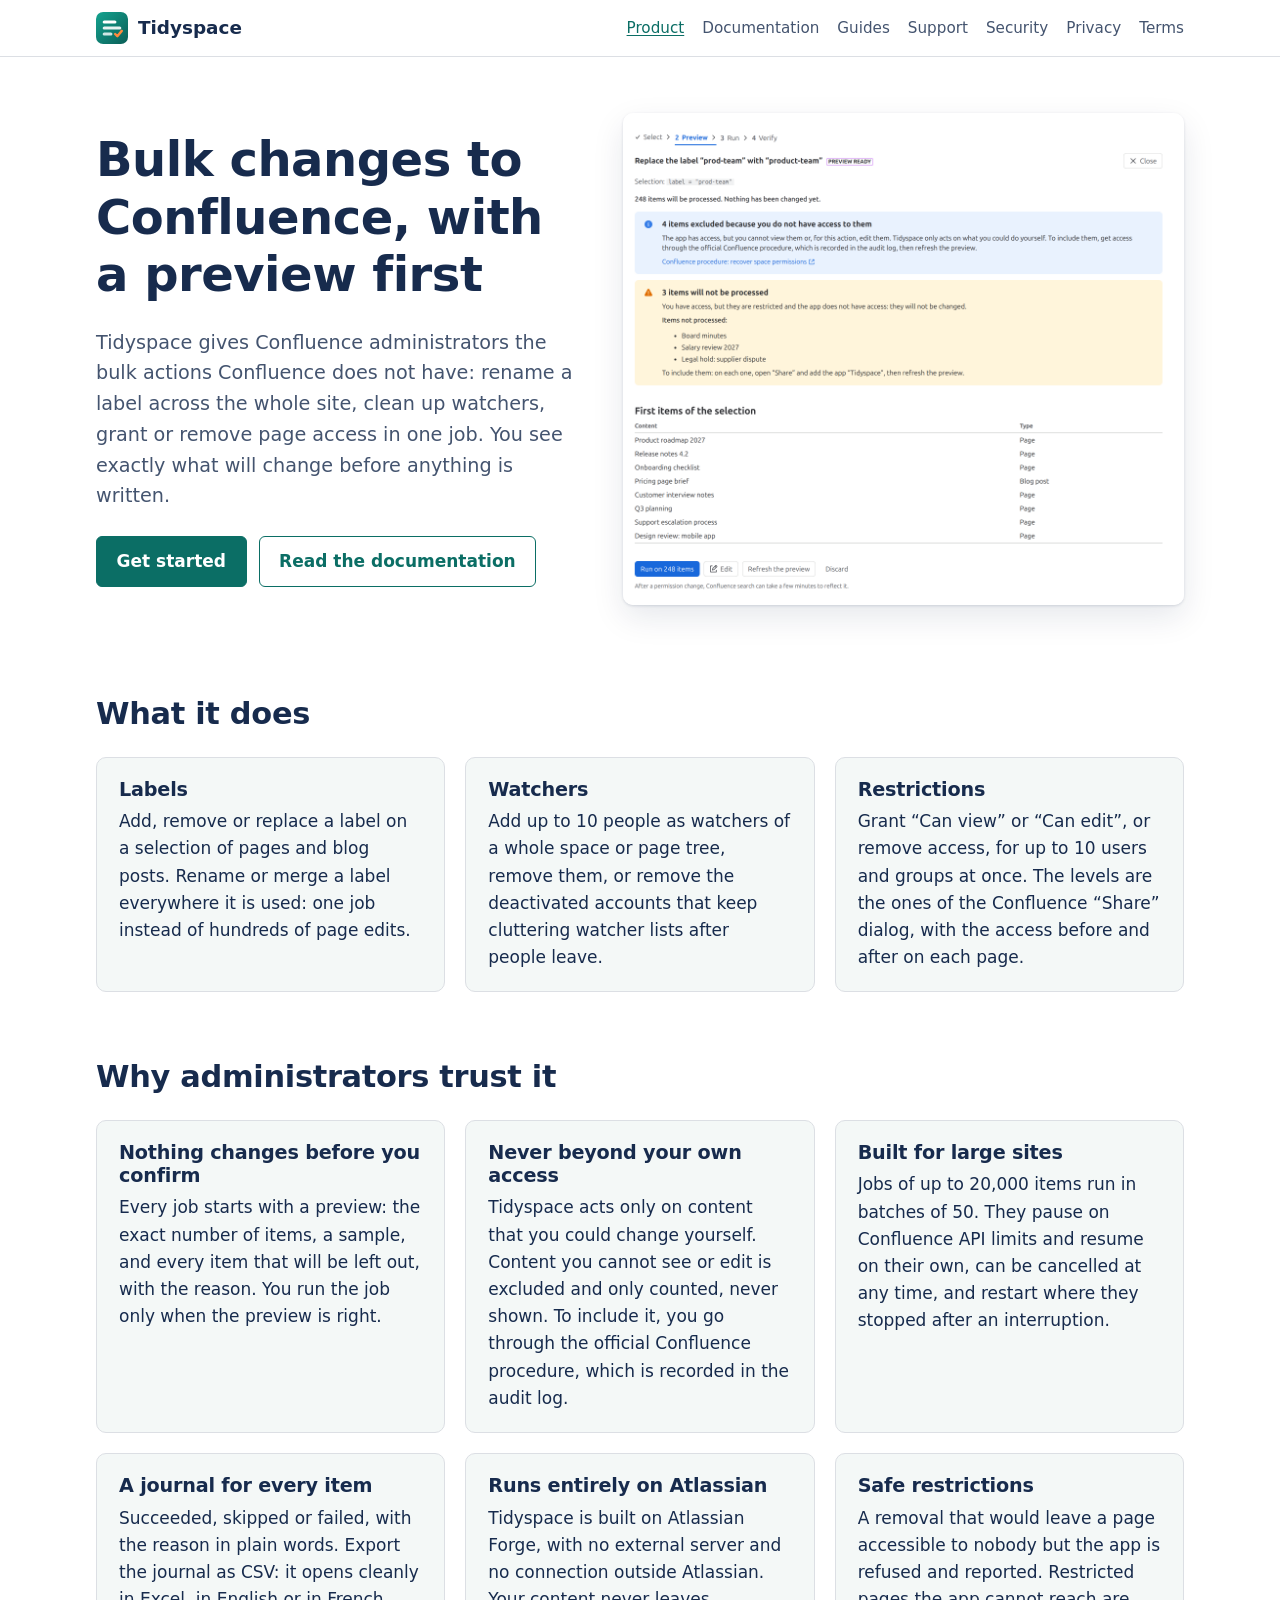
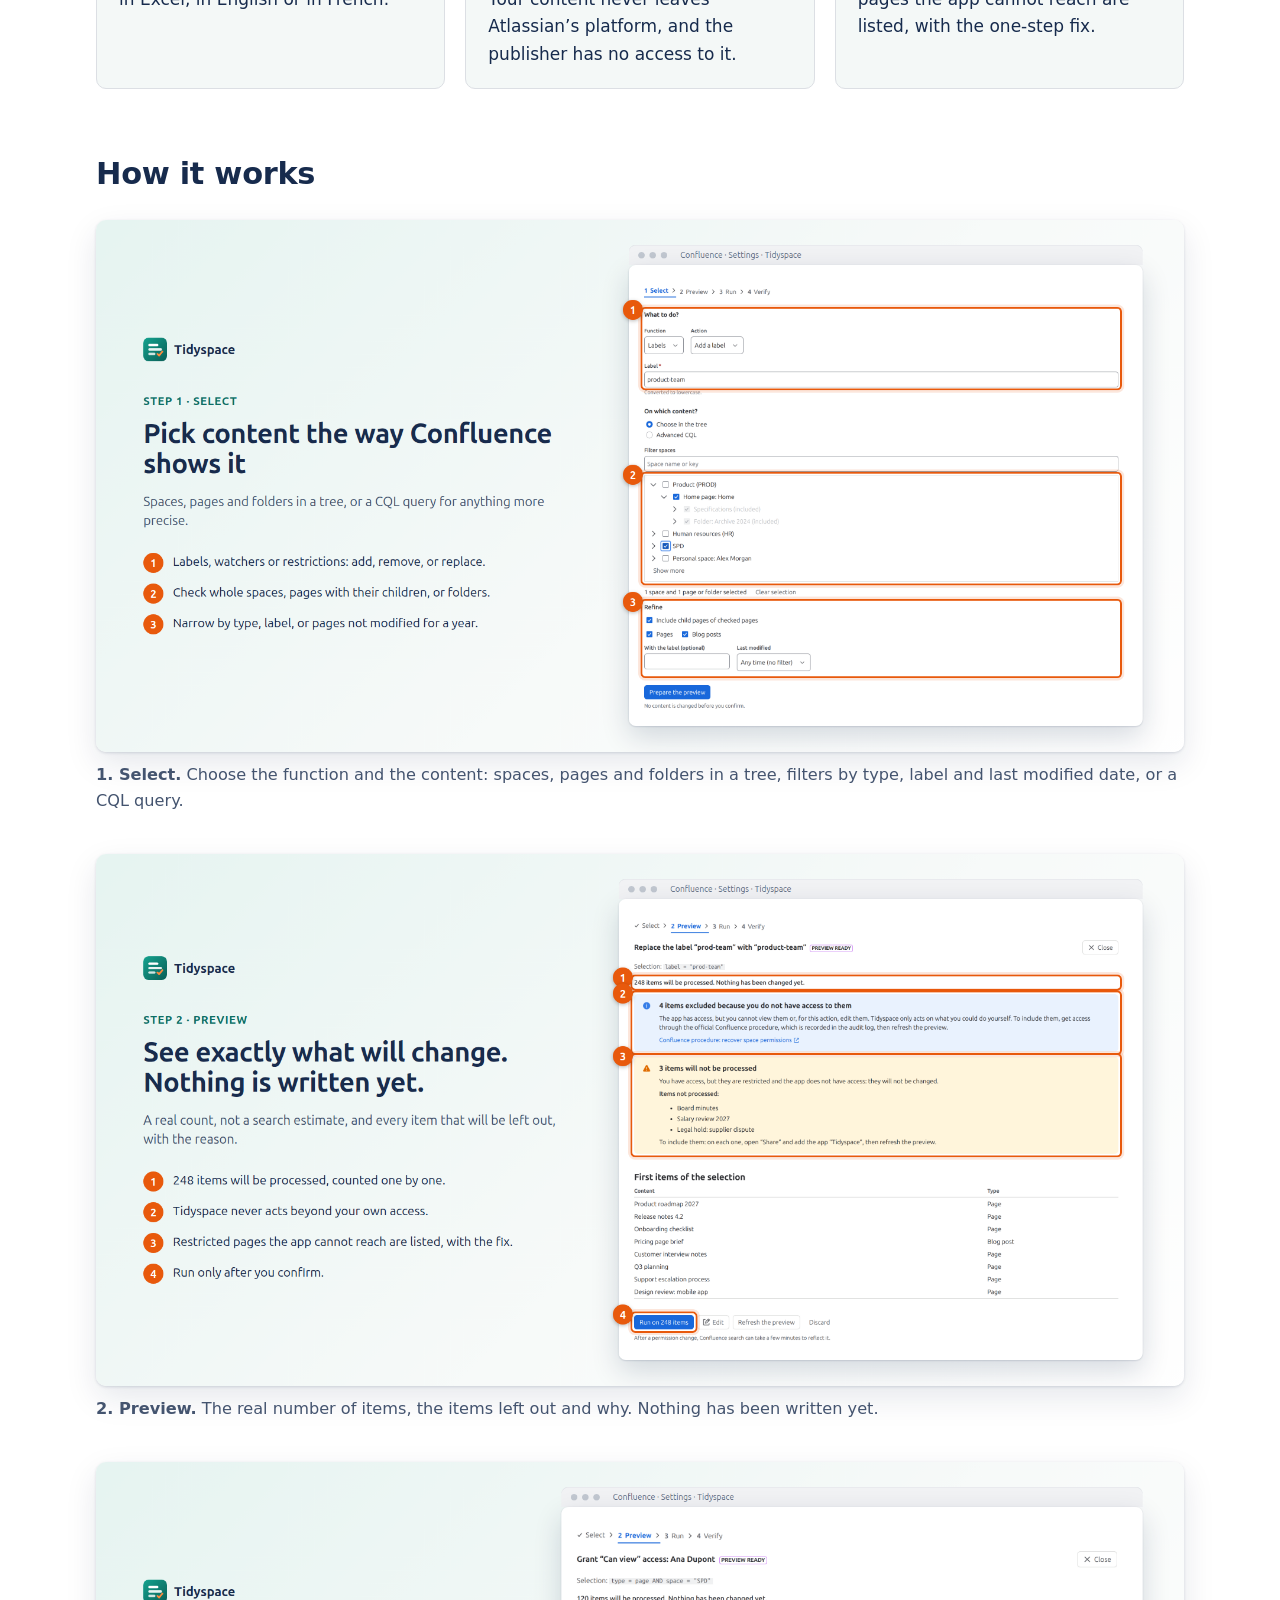
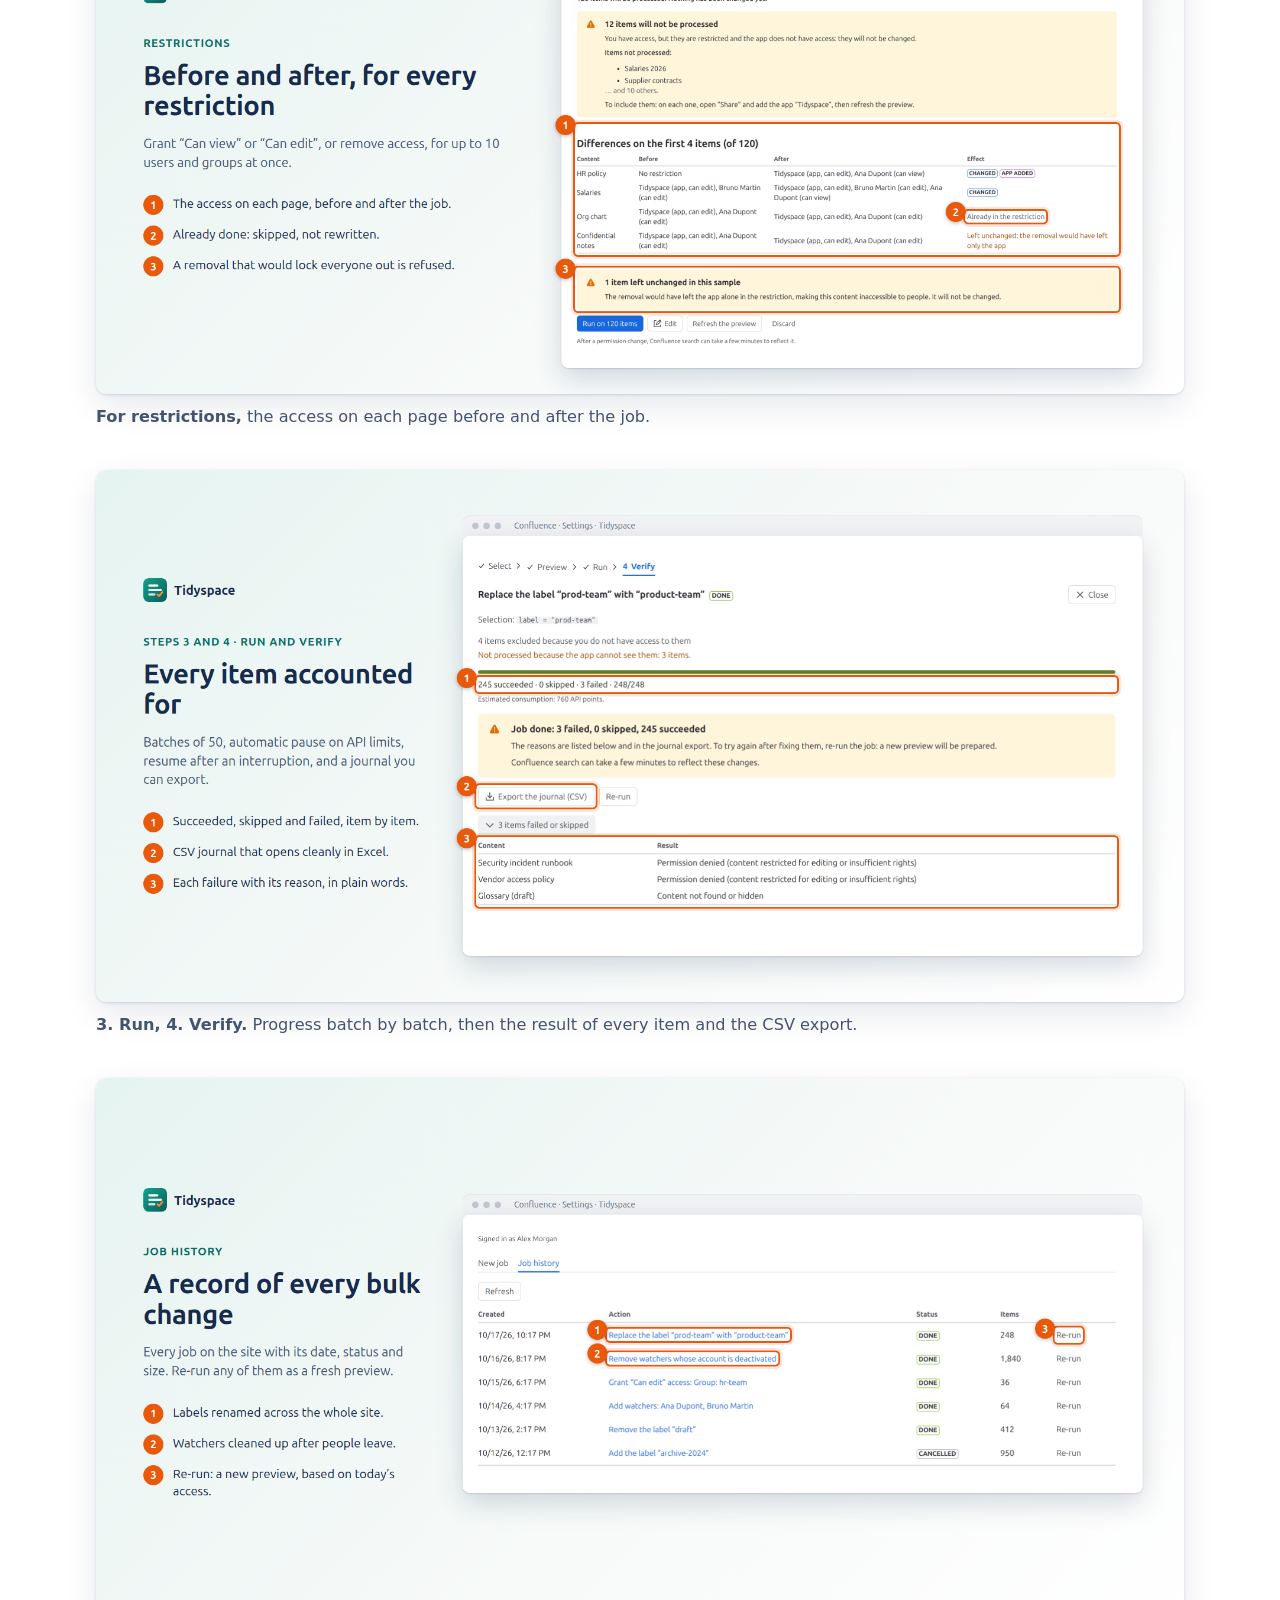
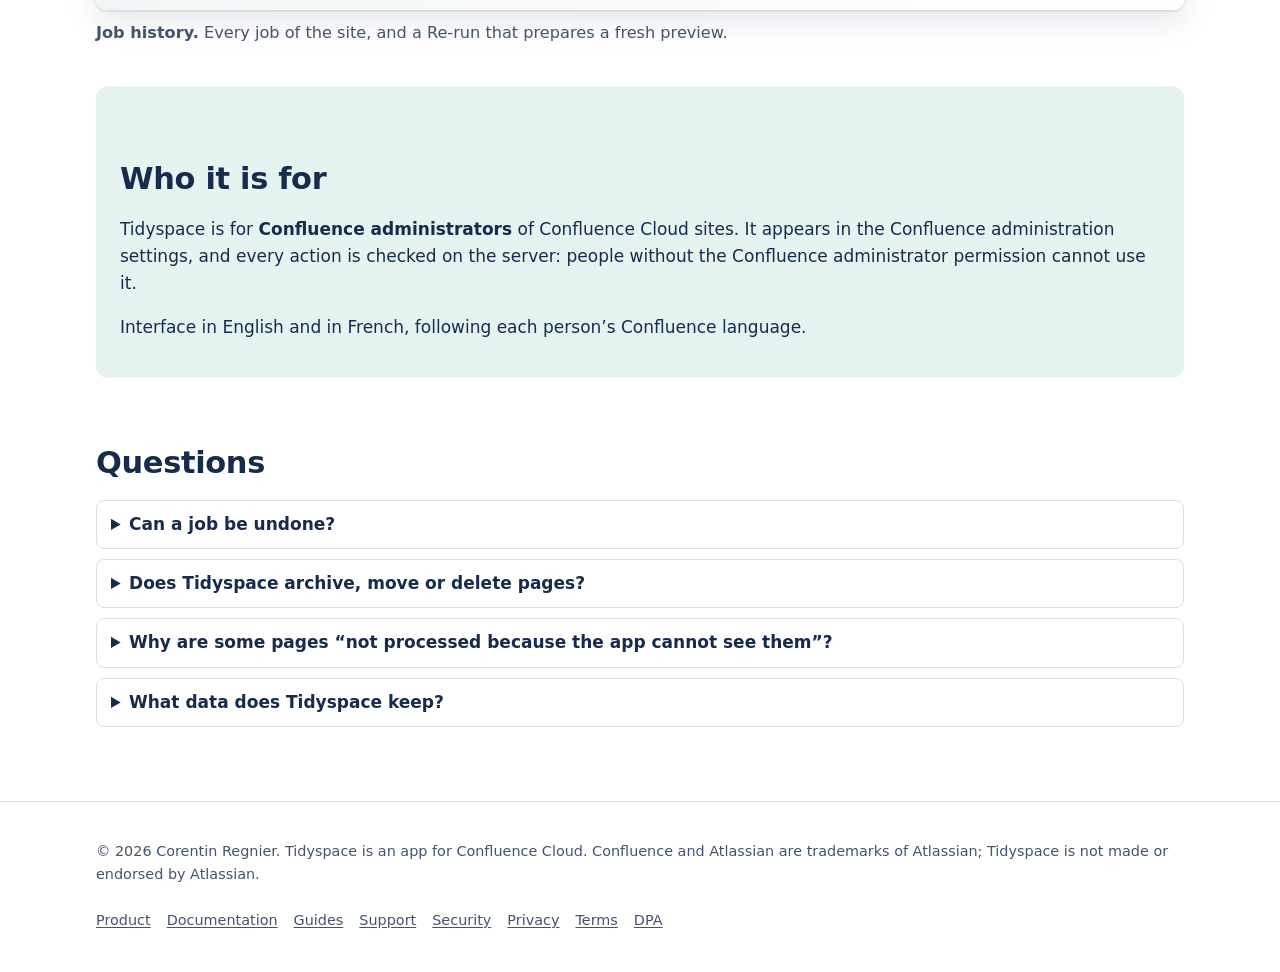
<file: index.html>
<!doctype html>
<html lang="en">
<head>
  <meta charset="utf-8">
  <meta name="viewport" content="width=device-width, initial-scale=1">
  <meta http-equiv="Content-Security-Policy" content="default-src 'none'; img-src 'self'; style-src 'self'; base-uri 'none'; form-action 'none'">
  <title>Tidyspace for Confluence</title>
  <meta name="description" content="Bulk labels, watchers and restrictions for Confluence Cloud administrators, with a preview before anything changes, resumable jobs and an exportable journal.">
  <link rel="icon" href="assets/img/logo.svg" type="image/svg+xml">
  <link rel="stylesheet" href="assets/site.css">
</head>
<body>
  <a class="skip" href="#main">Skip to content</a>
  <header class="site">
    <div class="in">
      <a class="brand" href="index.html"><img src="assets/img/logo.svg" alt="" width="32" height="32">Tidyspace</a>
      <nav class="site" aria-label="Main">
        <ul>
        <li><a href="index.html" aria-current="page">Product</a></li>
        <li><a href="docs.html">Documentation</a></li>
        <li><a href="guides/index.html">Guides</a></li>
        <li><a href="support.html">Support</a></li>
        <li><a href="security.html">Security</a></li>
        <li><a href="privacy.html">Privacy</a></li>
        <li><a href="terms.html">Terms</a></li>
        </ul>
      </nav>
    </div>
  </header>
  <main id="main">
<section class="hero" aria-labelledby="hero-title">
      <div>
        <h1 id="hero-title">Bulk changes to Confluence, with a preview first</h1>
        <p class="lead">Tidyspace gives Confluence administrators the bulk actions Confluence does not have: rename a label across the whole site, clean up watchers, grant or remove page access in one job. You see exactly what will change before anything is written.</p>
        <div class="actions">
          <a class="btn primary" href="docs.html#install">Get started</a>
          <a class="btn secondary" href="docs.html">Read the documentation</a>
        </div>
      </div>
      <img src="assets/img/screens/preview.png" width="2296" height="2016" alt="Tidyspace preview of a label rename: 248 items will be processed, 4 excluded because the administrator has no access, 3 restricted pages the app cannot reach, listed with the fix, and a Run button.">
    </section>

    <h2>What it does</h2>
    <div class="cards">
      <div class="card">
        <h3>Labels</h3>
        <p>Add, remove or replace a label on a selection of pages and blog posts. Rename or merge a label everywhere it is used: one job instead of hundreds of page edits.</p>
      </div>
      <div class="card">
        <h3>Watchers</h3>
        <p>Add up to 10 people as watchers of a whole space or page tree, remove them, or remove the deactivated accounts that keep cluttering watcher lists after people leave.</p>
      </div>
      <div class="card">
        <h3>Restrictions</h3>
        <p>Grant “Can view” or “Can edit”, or remove access, for up to 10 users and groups at once. The levels are the ones of the Confluence “Share” dialog, with the access before and after on each page.</p>
      </div>
    </div>

    <h2>Why administrators trust it</h2>
    <div class="cards">
      <div class="card">
        <h3>Nothing changes before you confirm</h3>
        <p>Every job starts with a preview: the exact number of items, a sample, and every item that will be left out, with the reason. You run the job only when the preview is right.</p>
      </div>
      <div class="card">
        <h3>Never beyond your own access</h3>
        <p>Tidyspace acts only on content that you could change yourself. Content you cannot see or edit is excluded and only counted, never shown. To include it, you go through the official Confluence procedure, which is recorded in the audit log.</p>
      </div>
      <div class="card">
        <h3>Built for large sites</h3>
        <p>Jobs of up to 20,000 items run in batches of 50. They pause on Confluence API limits and resume on their own, can be cancelled at any time, and restart where they stopped after an interruption.</p>
      </div>
      <div class="card">
        <h3>A journal for every item</h3>
        <p>Succeeded, skipped or failed, with the reason in plain words. Export the journal as CSV: it opens cleanly in Excel, in English or in French.</p>
      </div>
      <div class="card">
        <h3>Runs entirely on Atlassian</h3>
        <p>Tidyspace is built on Atlassian Forge, with no external server and no connection outside Atlassian. Your content never leaves Atlassian’s platform, and the publisher has no access to it.</p>
      </div>
      <div class="card">
        <h3>Safe restrictions</h3>
        <p>A removal that would leave a page accessible to nobody but the app is refused and reported. Restricted pages the app cannot reach are listed, with the one-step fix.</p>
      </div>
    </div>

    <h2>How it works</h2>
    <figure class="shot">
      <img src="assets/img/listing/select-annotated.png" width="1840" height="900" alt="Step 1, Select: choose the function and action, check spaces and pages in the tree, refine by type, label or last modified date.">
      <figcaption><strong>1. Select.</strong> Choose the function and the content: spaces, pages and folders in a tree, filters by type, label and last modified date, or a CQL query.</figcaption>
    </figure>
    <figure class="shot">
      <img src="assets/img/listing/preview-annotated.png" width="1840" height="900" alt="Step 2, Preview: count of items to process, items excluded for lack of access, restricted items the app cannot reach, Run button.">
      <figcaption><strong>2. Preview.</strong> The real number of items, the items left out and why. Nothing has been written yet.</figcaption>
    </figure>
    <figure class="shot">
      <img src="assets/img/listing/restrictions-annotated.png" width="1840" height="900" alt="Restrictions preview: access before and after on each page, items already in the restriction skipped, removal that would lock people out refused.">
      <figcaption><strong>For restrictions,</strong> the access on each page before and after the job.</figcaption>
    </figure>
    <figure class="shot">
      <img src="assets/img/listing/verify-annotated.png" width="1840" height="900" alt="Steps 3 and 4, Run and verify: counts of succeeded, skipped and failed items, journal export as CSV, failed items with their reason.">
      <figcaption><strong>3. Run, 4. Verify.</strong> Progress batch by batch, then the result of every item and the CSV export.</figcaption>
    </figure>
    <figure class="shot">
      <img src="assets/img/listing/history-annotated.png" width="1840" height="900" alt="Job history: label rename, watcher cleanup, restrictions and labels jobs with their status and size, and a Re-run action.">
      <figcaption><strong>Job history.</strong> Every job of the site, and a Re-run that prepares a fresh preview.</figcaption>
    </figure>

    <div class="band">
      <h2>Who it is for</h2>
      <p>Tidyspace is for <strong>Confluence administrators</strong> of Confluence Cloud sites. It appears in the Confluence administration settings, and every action is checked on the server: people without the Confluence administrator permission cannot use it.</p>
      <p>Interface in English and in French, following each person’s Confluence language.</p>
    </div>

    <h2>Questions</h2>
    <details>
      <summary>Can a job be undone?</summary>
      <p>Not automatically. That is why every job starts with a preview, and why the journal records each item: to revert a label change, run the opposite job (for example, replace the new label with the old one) on the same selection.</p>
    </details>
    <details>
      <summary>Does Tidyspace archive, move or delete pages?</summary>
      <p>No. Tidyspace changes labels, watchers and restrictions only. It never moves, archives, deletes or edits the content of a page.</p>
    </details>
    <details>
      <summary>Why are some pages “not processed because the app cannot see them”?</summary>
      <p>A page restricted for viewing is invisible to every app that is not part of the restriction. Tidyspace lists these pages in the preview; to include them, add the app “Tidyspace” to the page through “Share”, then refresh the preview. <a href="docs.html#hidden">More in the documentation</a>.</p>
    </details>
    <details>
      <summary>What data does Tidyspace keep?</summary>
      <p>Only what a job needs: identifiers and titles of the selected items, the people and groups chosen, and the result of each item. It stays in the app’s storage on Atlassian’s platform, in the same location as your Confluence data, and is deleted 90 days after the job’s last activity, or within a week when the person’s Atlassian account is closed. See the <a href="privacy.html">privacy policy</a>.</p>
    </details>
  </main>
  <footer class="site">
    <div class="in">
      <p>© 2026 Corentin Regnier. Tidyspace is an app for Confluence Cloud. Confluence and Atlassian are trademarks of Atlassian; Tidyspace is not made or endorsed by Atlassian.</p>
      <ul>
        <li><a href="index.html" aria-current="page">Product</a></li>
        <li><a href="docs.html">Documentation</a></li>
        <li><a href="guides/index.html">Guides</a></li>
        <li><a href="support.html">Support</a></li>
        <li><a href="security.html">Security</a></li>
        <li><a href="privacy.html">Privacy</a></li>
        <li><a href="terms.html">Terms</a></li>
        <li><a href="dpa.html">DPA</a></li>
      </ul>
    </div>
  </footer>
</body>
</html>
</file>
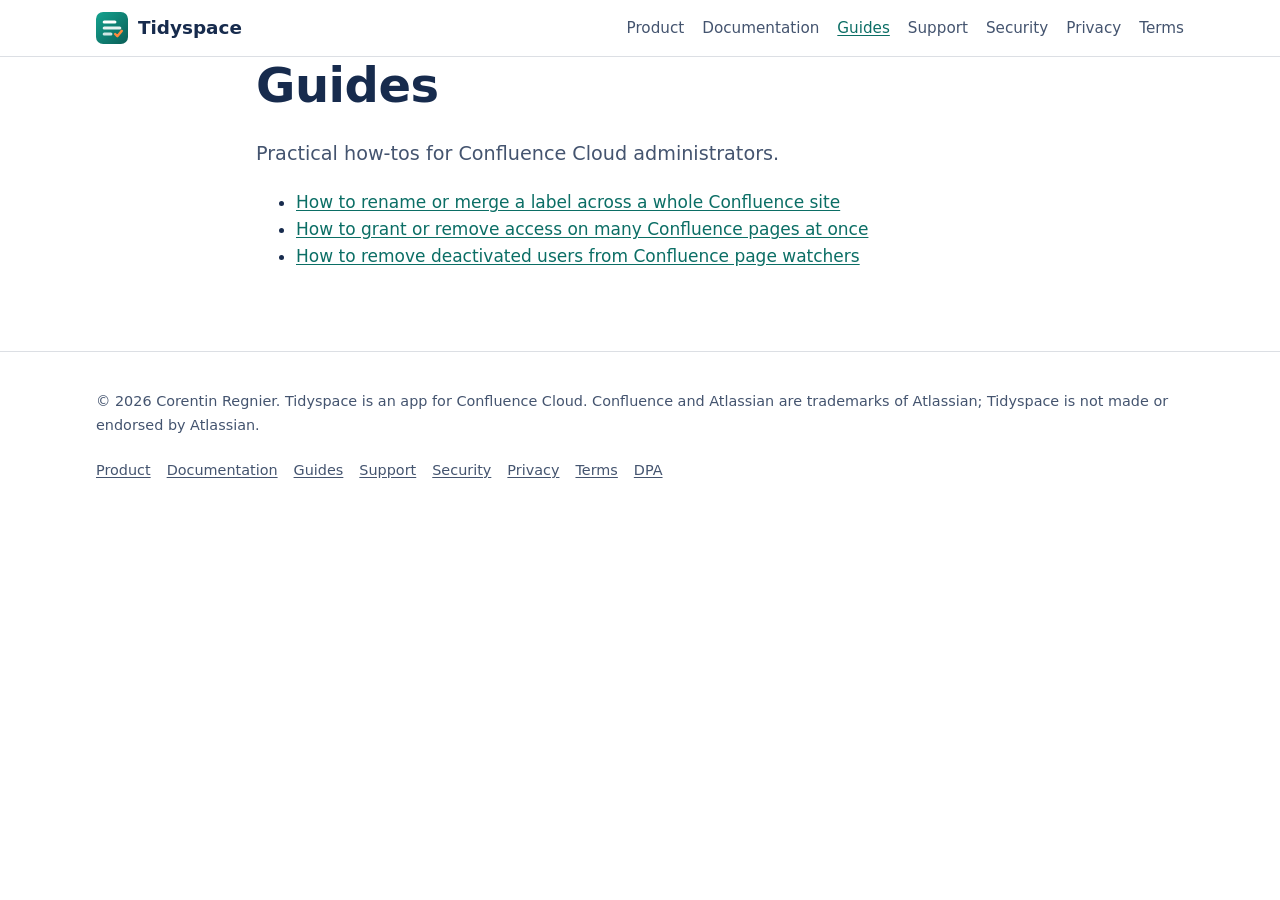
<file: guides/index.html>
<!doctype html>
<html lang="en">
<head>
  <meta charset="utf-8">
  <meta name="viewport" content="width=device-width, initial-scale=1">
  <meta http-equiv="Content-Security-Policy" content="default-src 'none'; img-src 'self'; style-src 'self'; base-uri 'none'; form-action 'none'">
  <title>Guides · Tidyspace</title>
  <meta name="description" content="Step-by-step guides for Confluence Cloud administrators: rename labels across a site, change page restrictions in bulk, with a preview before anything is written.">
  <link rel="icon" href="../assets/img/logo.svg" type="image/svg+xml">
  <link rel="stylesheet" href="../assets/site.css">
</head>
<body>
  <a class="skip" href="#main">Skip to content</a>
  <header class="site">
    <div class="in">
      <a class="brand" href="../index.html"><img src="../assets/img/logo.svg" alt="" width="32" height="32">Tidyspace</a>
      <nav class="site" aria-label="Main">
        <ul>
        <li><a href="../index.html">Product</a></li>
        <li><a href="../docs.html">Documentation</a></li>
        <li><a href="index.html" aria-current="page">Guides</a></li>
        <li><a href="../support.html">Support</a></li>
        <li><a href="../security.html">Security</a></li>
        <li><a href="../privacy.html">Privacy</a></li>
        <li><a href="../terms.html">Terms</a></li>
        </ul>
      </nav>
    </div>
  </header>
  <main id="main" class="doc">
<h1 id="top">Guides</h1>
    <p class="lead">Practical how-tos for Confluence Cloud administrators.</p>
    <ul>
      <li><a href="rename-confluence-labels-across-site.html">How to rename or merge a label across a whole Confluence site</a></li>
      <li><a href="bulk-change-confluence-page-restrictions.html">How to grant or remove access on many Confluence pages at once</a></li>
      <li><a href="remove-deactivated-confluence-watchers.html">How to remove deactivated users from Confluence page watchers</a></li>
    </ul>
  </main>
  <footer class="site">
    <div class="in">
      <p>© 2026 Corentin Regnier. Tidyspace is an app for Confluence Cloud. Confluence and Atlassian are trademarks of Atlassian; Tidyspace is not made or endorsed by Atlassian.</p>
      <ul>
        <li><a href="../index.html">Product</a></li>
        <li><a href="../docs.html">Documentation</a></li>
        <li><a href="index.html">Guides</a></li>
        <li><a href="../support.html">Support</a></li>
        <li><a href="../security.html">Security</a></li>
        <li><a href="../privacy.html">Privacy</a></li>
        <li><a href="../terms.html">Terms</a></li>
        <li><a href="../dpa.html">DPA</a></li>
      </ul>
    </div>
  </footer>
</body>
</html>
</file>
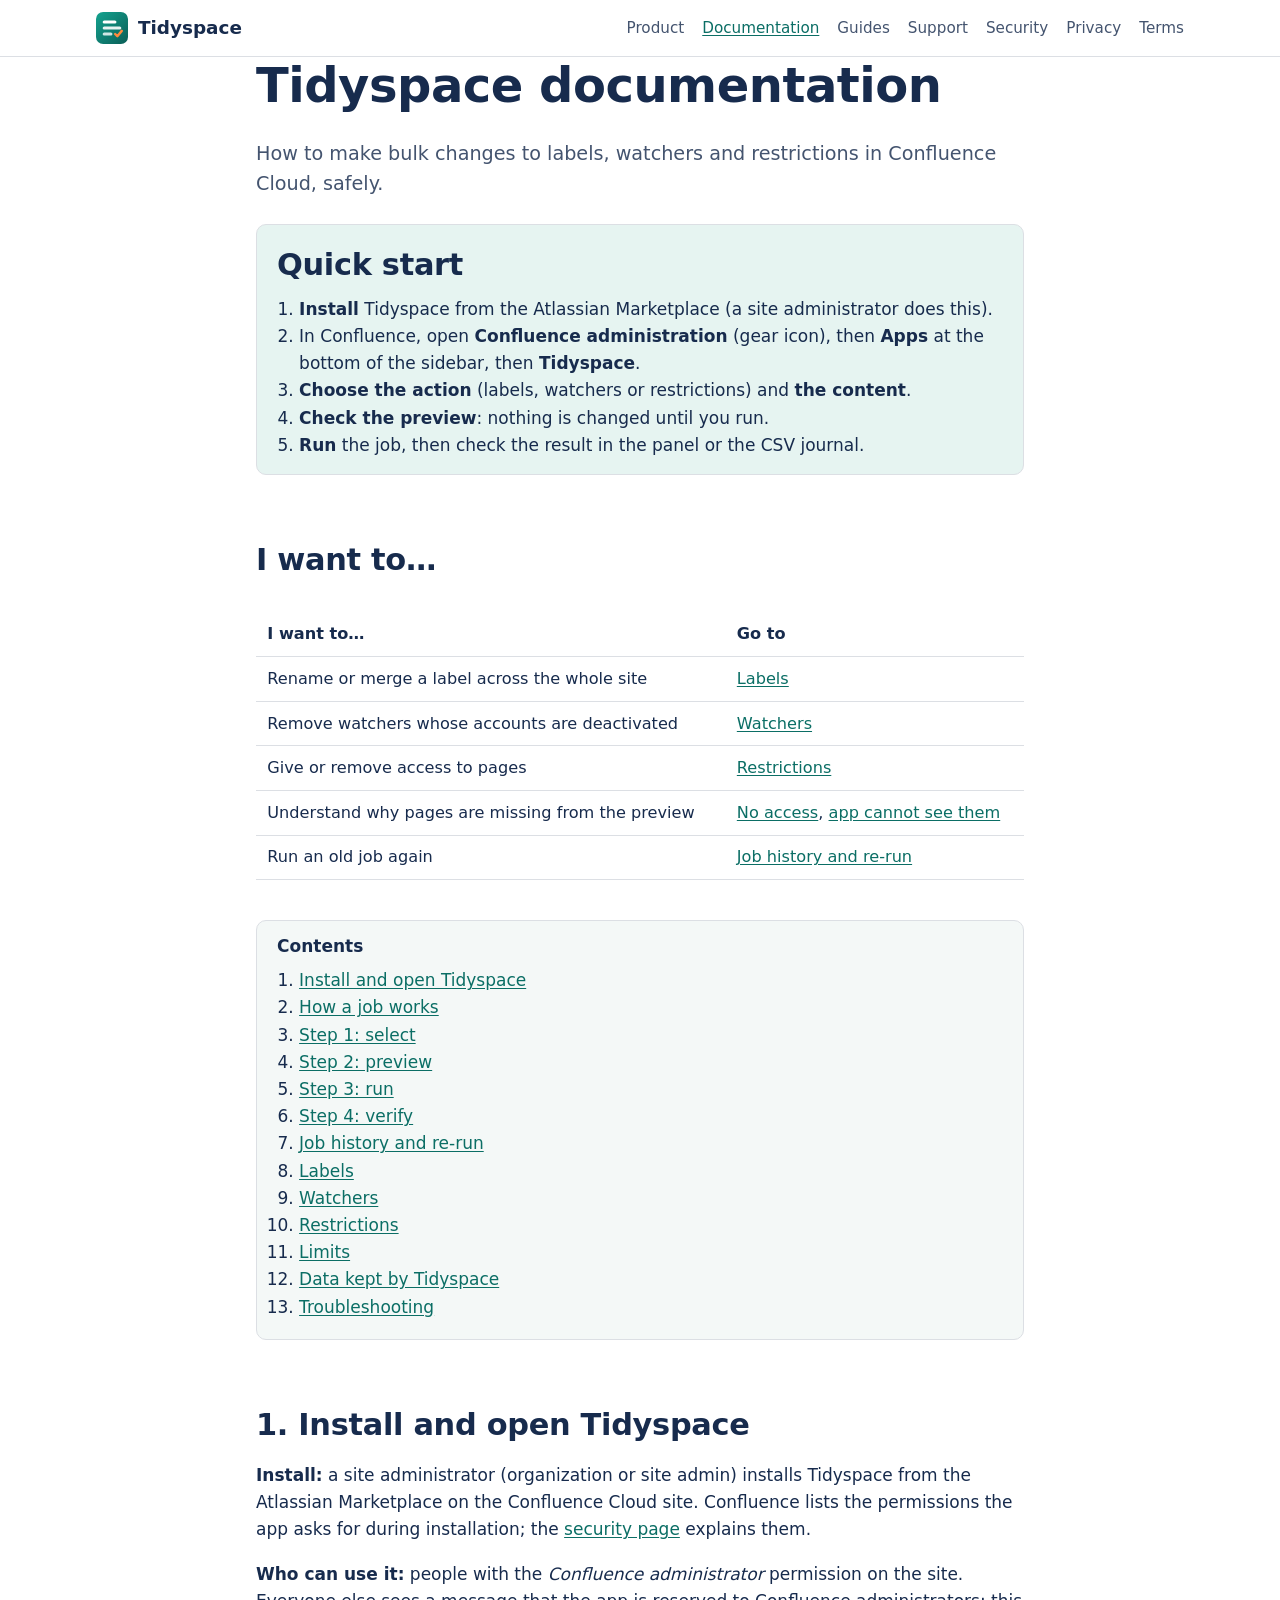
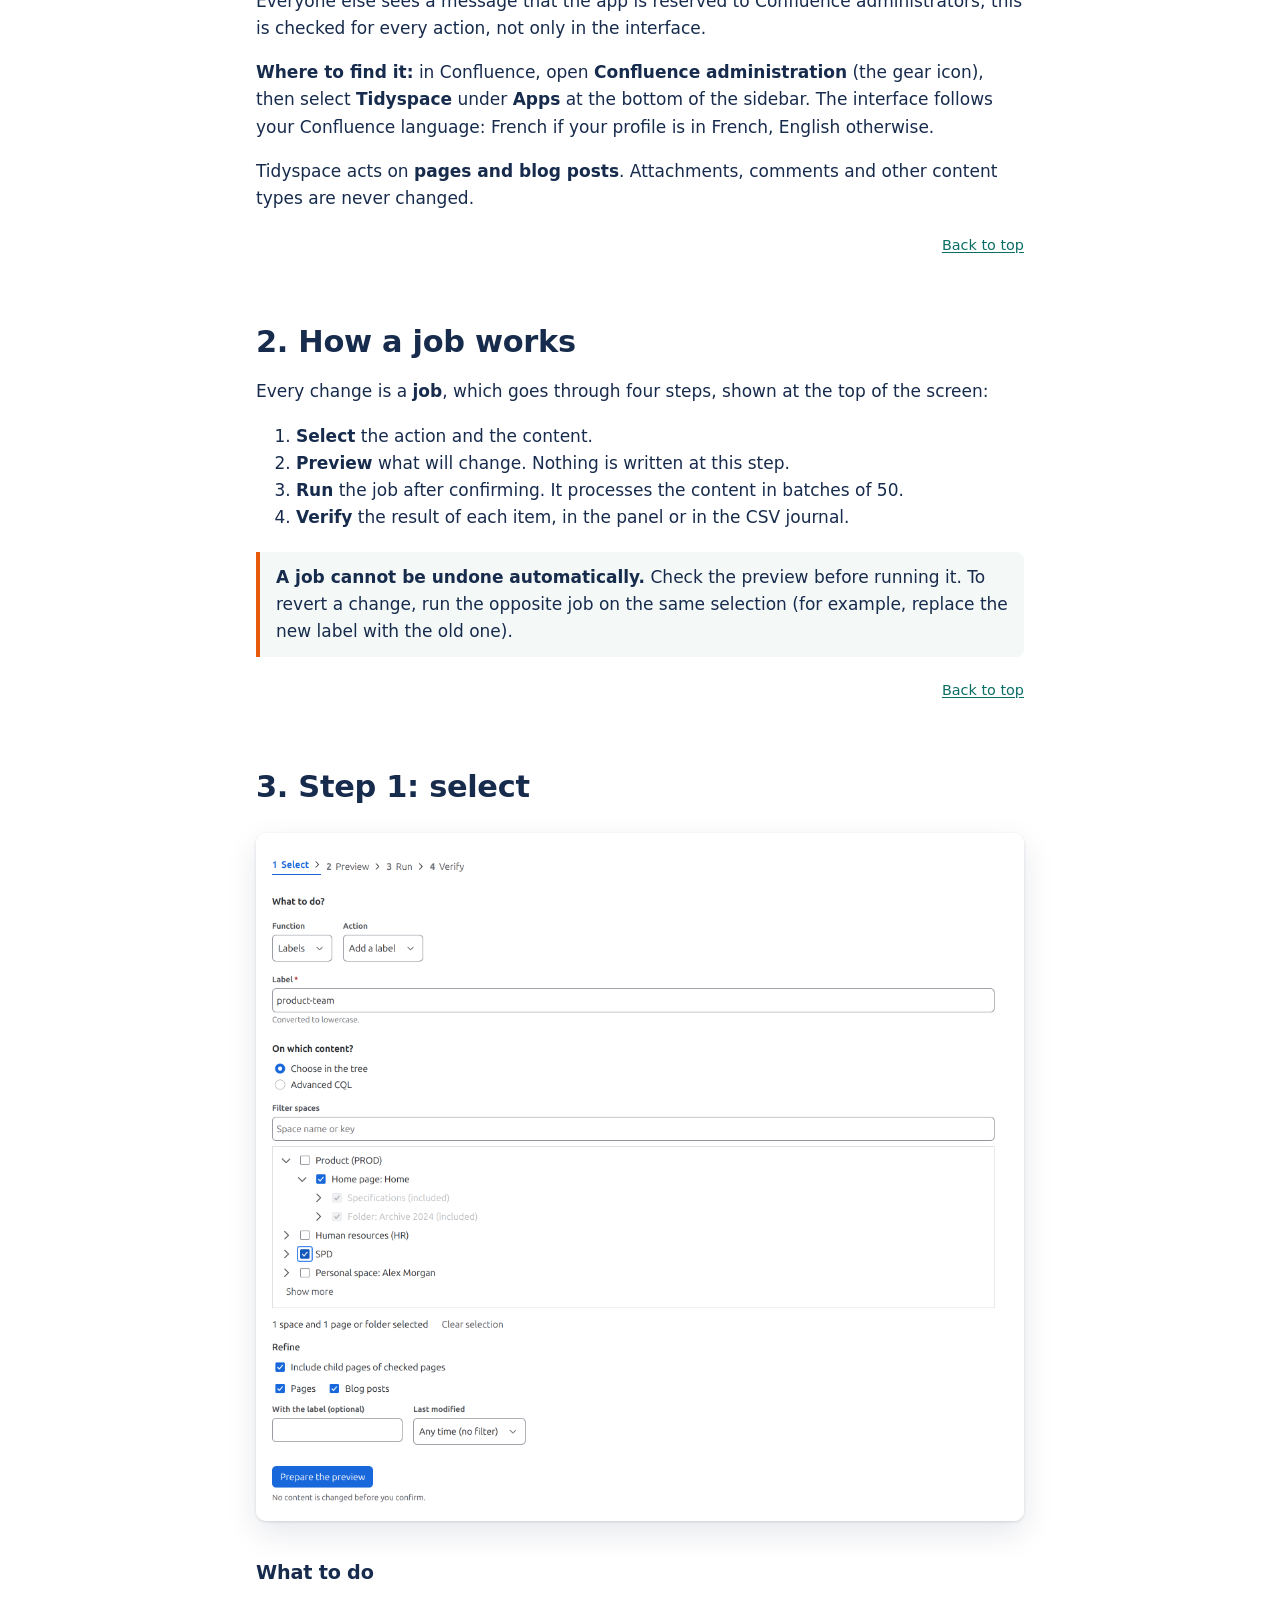
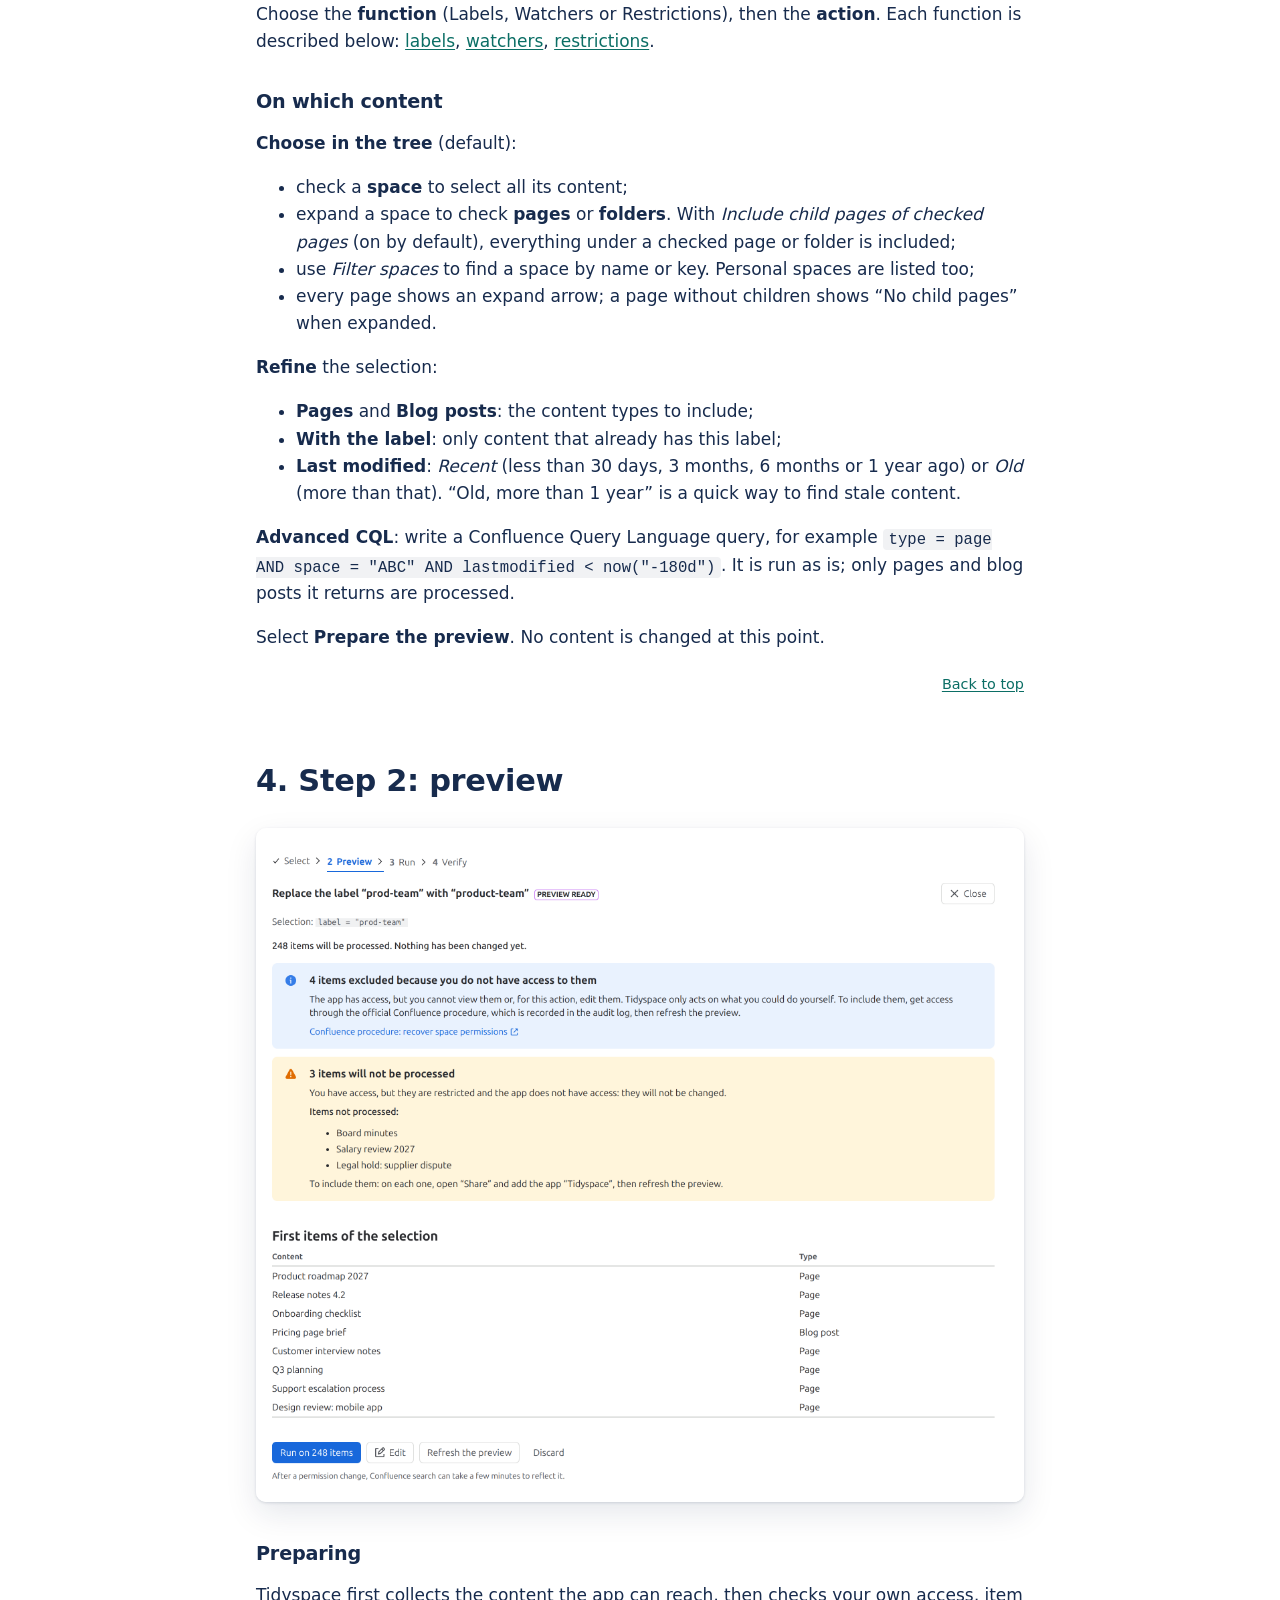
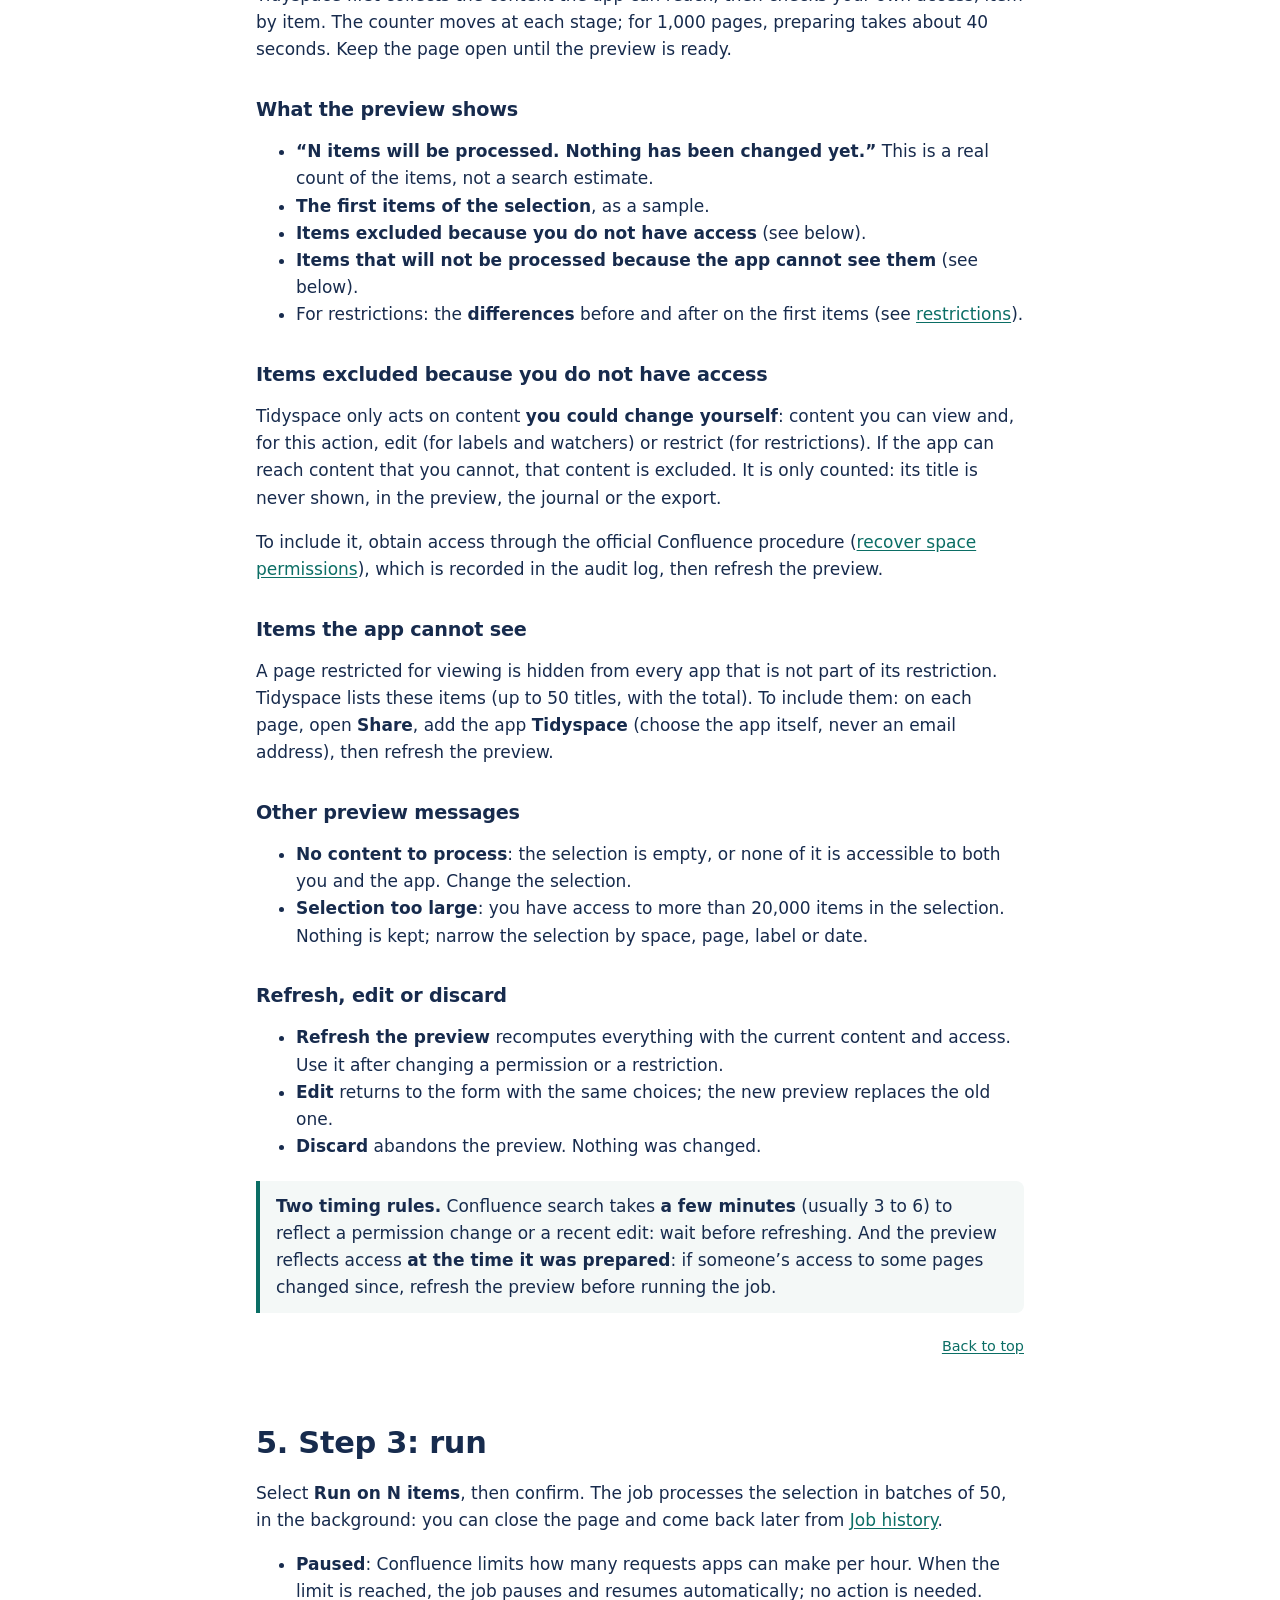
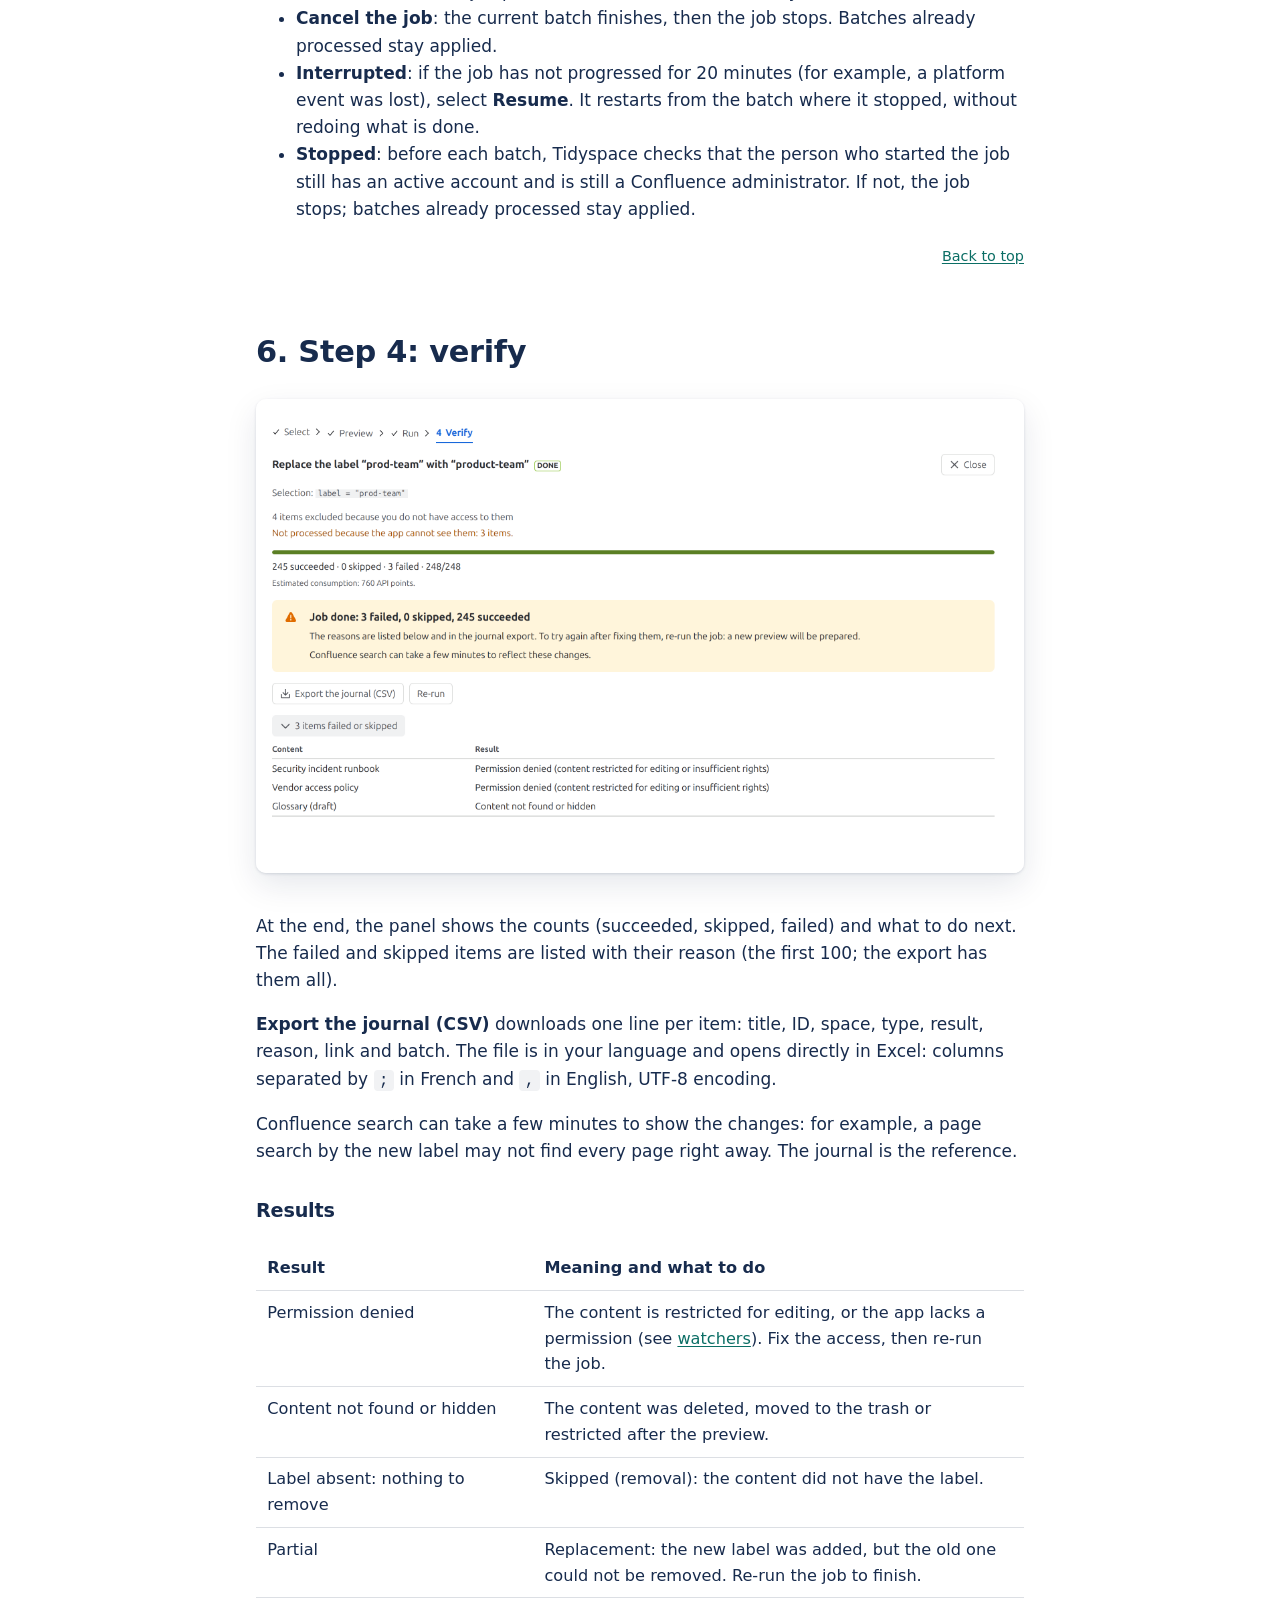
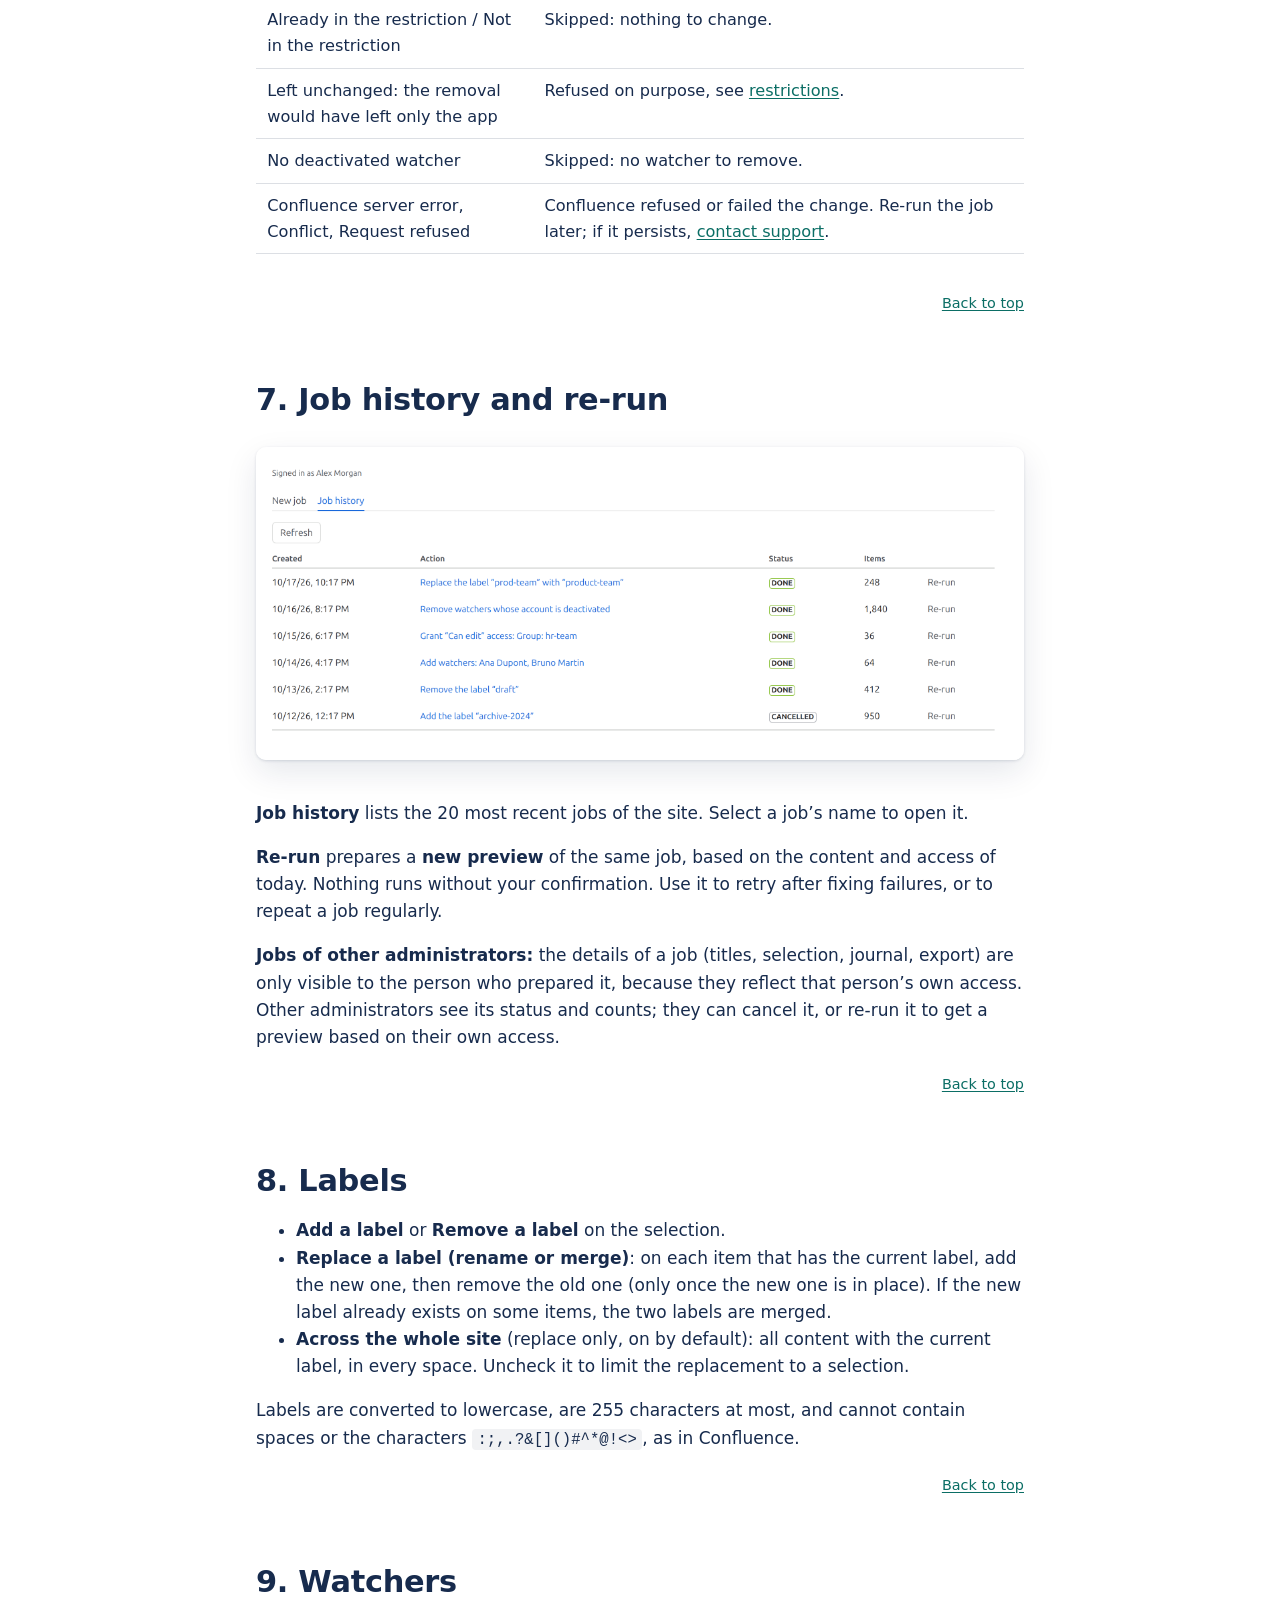
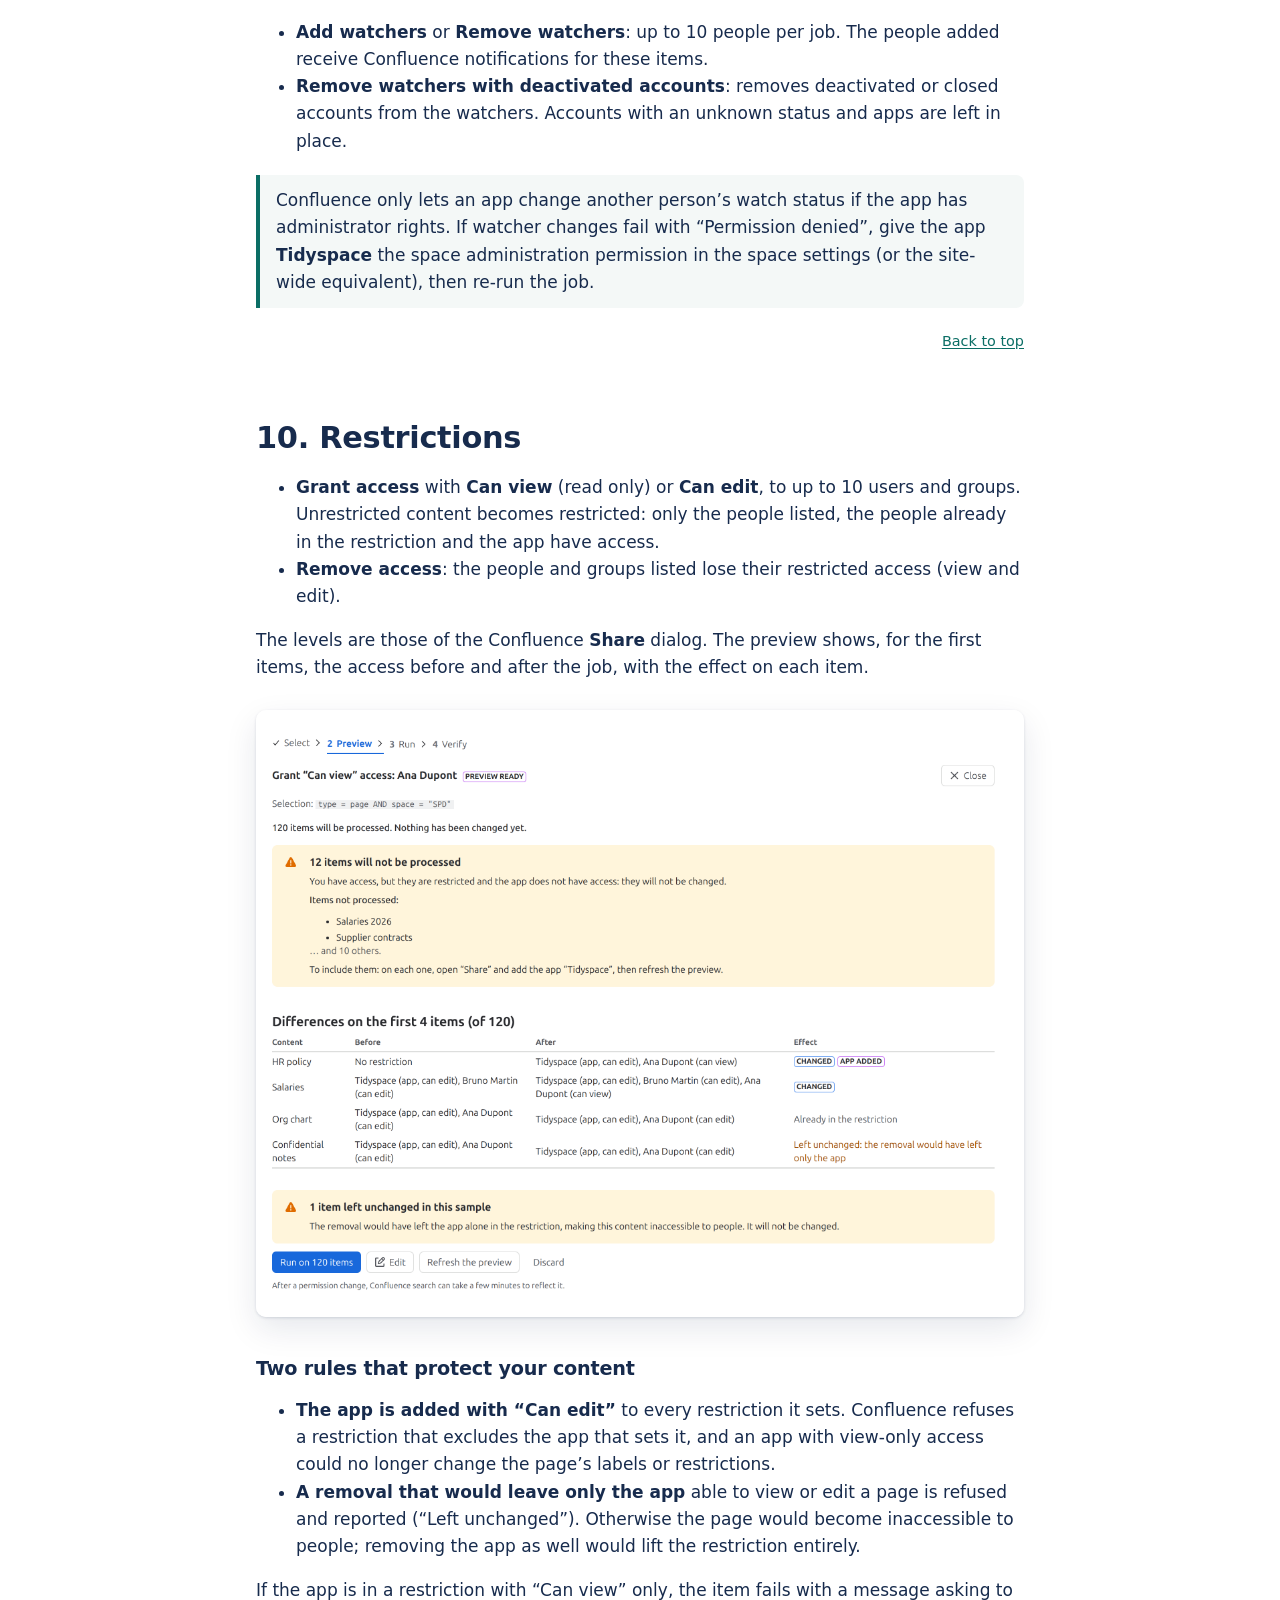
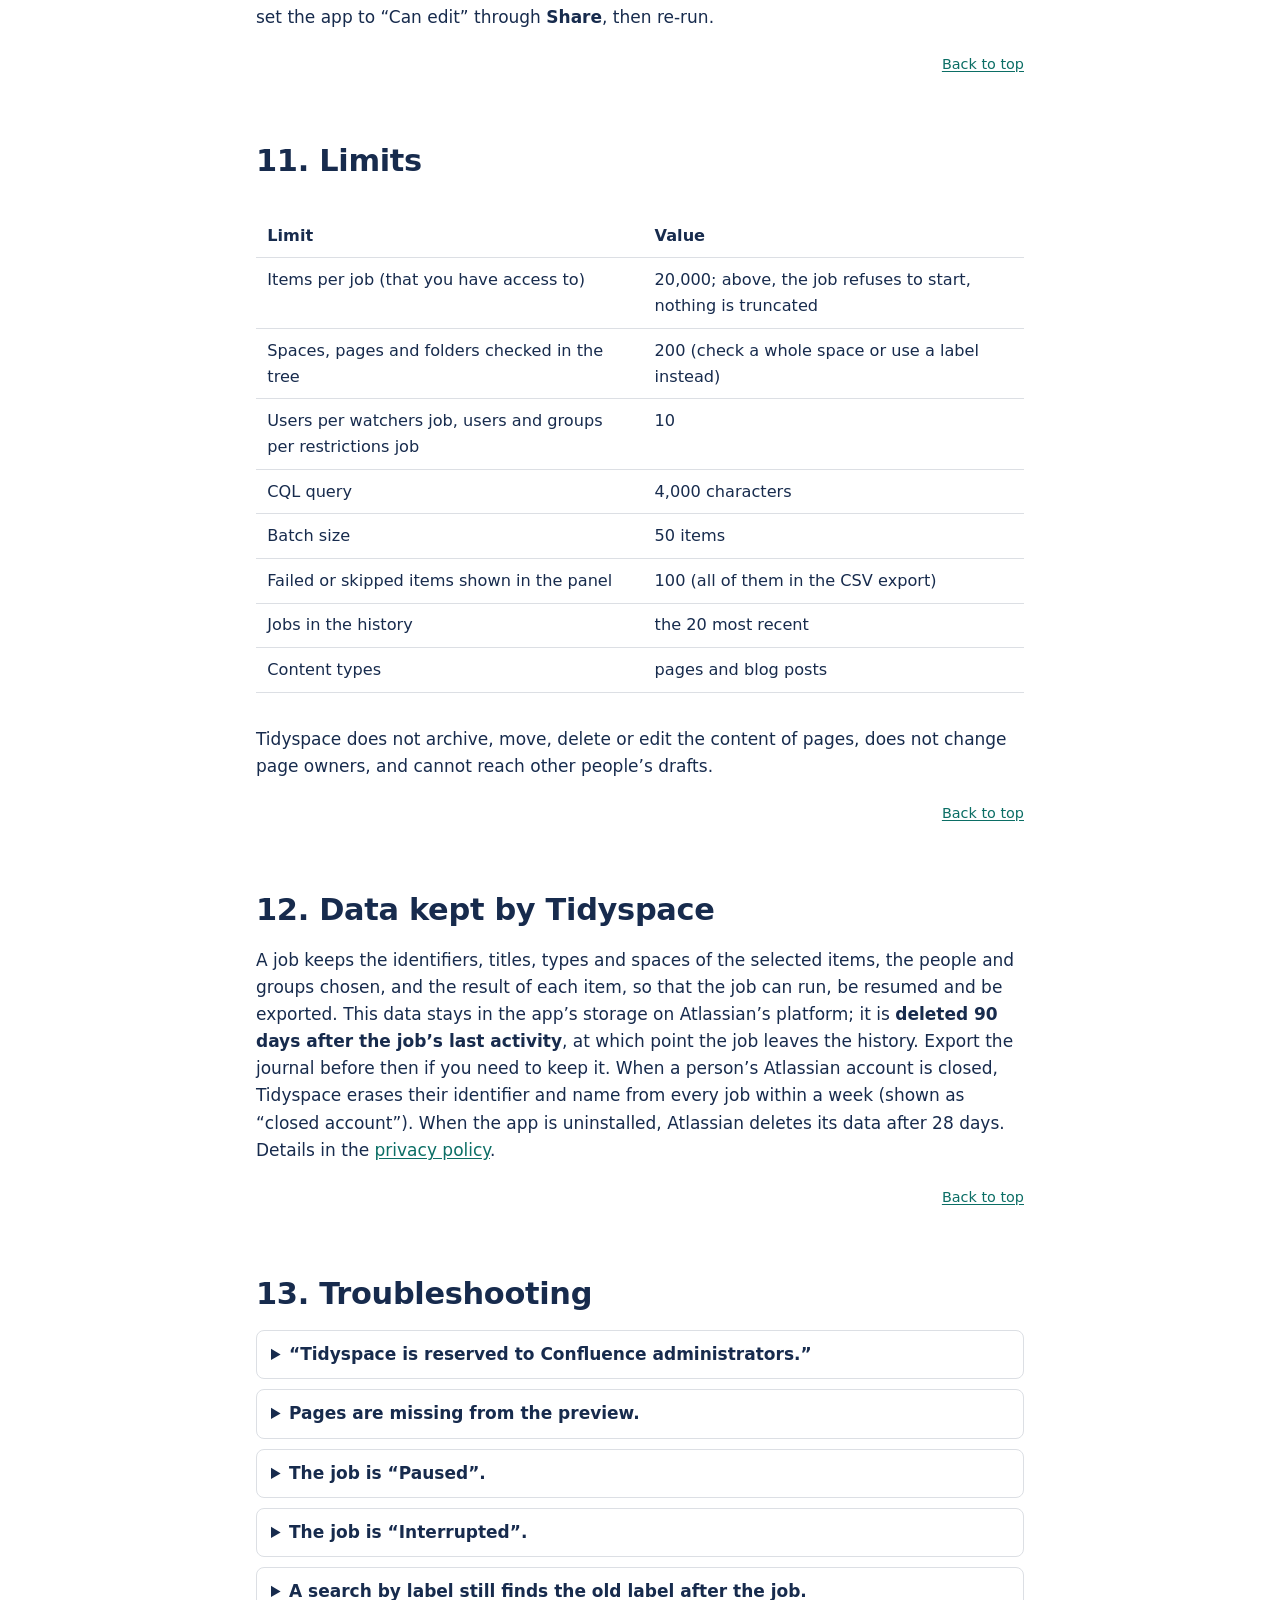
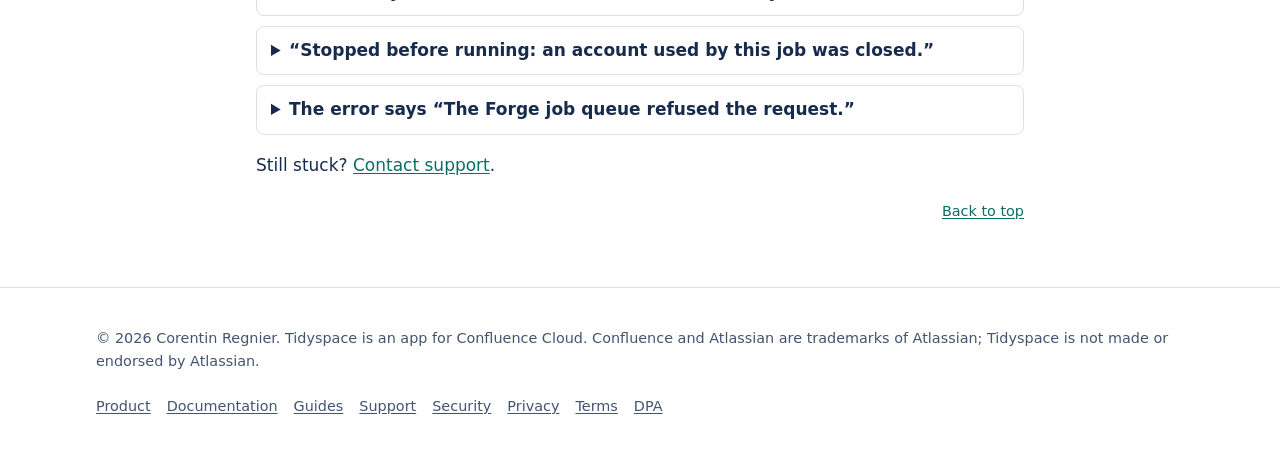
<file: docs.html>
<!doctype html>
<html lang="en">
<head>
  <meta charset="utf-8">
  <meta name="viewport" content="width=device-width, initial-scale=1">
  <meta http-equiv="Content-Security-Policy" content="default-src 'none'; img-src 'self'; style-src 'self'; base-uri 'none'; form-action 'none'">
  <title>Documentation · Tidyspace</title>
  <meta name="description" content="How to install and use Tidyspace for Confluence Cloud: select content, preview, run and verify bulk changes to labels, watchers and restrictions.">
  <link rel="icon" href="assets/img/logo.svg" type="image/svg+xml">
  <link rel="stylesheet" href="assets/site.css">
</head>
<body>
  <a class="skip" href="#main">Skip to content</a>
  <header class="site">
    <div class="in">
      <a class="brand" href="index.html"><img src="assets/img/logo.svg" alt="" width="32" height="32">Tidyspace</a>
      <nav class="site" aria-label="Main">
        <ul>
        <li><a href="index.html">Product</a></li>
        <li><a href="docs.html" aria-current="page">Documentation</a></li>
        <li><a href="guides/index.html">Guides</a></li>
        <li><a href="support.html">Support</a></li>
        <li><a href="security.html">Security</a></li>
        <li><a href="privacy.html">Privacy</a></li>
        <li><a href="terms.html">Terms</a></li>
        </ul>
      </nav>
    </div>
  </header>
  <main id="main" class="doc">
<h1 id="top">Tidyspace documentation</h1>
    <p class="lead">How to make bulk changes to labels, watchers and restrictions in Confluence Cloud, safely.</p>

    <section class="quick" id="quickstart" aria-labelledby="quickstart-title">
      <h2 id="quickstart-title">Quick start</h2>
      <ol>
        <li><strong>Install</strong> Tidyspace from the Atlassian Marketplace (a site administrator does this).</li>
        <li>In Confluence, open <strong>Confluence administration</strong> (gear icon), then <strong>Apps</strong> at the bottom of the sidebar, then <strong>Tidyspace</strong>.</li>
        <li><strong>Choose the action</strong> (labels, watchers or restrictions) and <strong>the content</strong>.</li>
        <li><strong>Check the preview</strong>: nothing is changed until you run.</li>
        <li><strong>Run</strong> the job, then check the result in the panel or the CSV journal.</li>
      </ol>
    </section>

    <h2 id="want">I want to…</h2>
    <div class="table-wrap"><table>
      <thead><tr><th>I want to…</th><th>Go to</th></tr></thead>
      <tbody>
        <tr><td>Rename or merge a label across the whole site</td><td><a href="#labels">Labels</a></td></tr>
        <tr><td>Remove watchers whose accounts are deactivated</td><td><a href="#watchers">Watchers</a></td></tr>
        <tr><td>Give or remove access to pages</td><td><a href="#restrictions">Restrictions</a></td></tr>
        <tr><td>Understand why pages are missing from the preview</td><td><a href="#excluded">No access</a>, <a href="#hidden">app cannot see them</a></td></tr>
        <tr><td>Run an old job again</td><td><a href="#history">Job history and re-run</a></td></tr>
      </tbody>
    </table></div>

    <nav class="toc" aria-label="Contents">
      <strong>Contents</strong>
      <ol>
        <li><a href="#install">Install and open Tidyspace</a></li>
        <li><a href="#steps">How a job works</a></li>
        <li><a href="#select">Step 1: select</a></li>
        <li><a href="#preview">Step 2: preview</a></li>
        <li><a href="#run">Step 3: run</a></li>
        <li><a href="#verify">Step 4: verify</a></li>
        <li><a href="#history">Job history and re-run</a></li>
        <li><a href="#labels">Labels</a></li>
        <li><a href="#watchers">Watchers</a></li>
        <li><a href="#restrictions">Restrictions</a></li>
        <li><a href="#limits">Limits</a></li>
        <li><a href="#data">Data kept by Tidyspace</a></li>
        <li><a href="#troubleshooting">Troubleshooting</a></li>
      </ol>
    </nav>

    <h2 id="install">1. Install and open Tidyspace</h2>
    <p><strong>Install:</strong> a site administrator (organization or site admin) installs Tidyspace from the Atlassian Marketplace on the Confluence Cloud site. Confluence lists the permissions the app asks for during installation; the <a href="security.html#scopes">security page</a> explains them.</p>
    <p><strong>Who can use it:</strong> people with the <em>Confluence administrator</em> permission on the site. Everyone else sees a message that the app is reserved to Confluence administrators; this is checked for every action, not only in the interface.</p>
    <p><strong>Where to find it:</strong> in Confluence, open <strong>Confluence administration</strong> (the gear icon), then select <strong>Tidyspace</strong> under <strong>Apps</strong> at the bottom of the sidebar. The interface follows your Confluence language: French if your profile is in French, English otherwise.</p>
    <p>Tidyspace acts on <strong>pages and blog posts</strong>. Attachments, comments and other content types are never changed.</p>
    <p class="top"><a href="#top">Back to top</a></p>

    <h2 id="steps">2. How a job works</h2>
    <p>Every change is a <strong>job</strong>, which goes through four steps, shown at the top of the screen:</p>
    <ol>
      <li><strong>Select</strong> the action and the content.</li>
      <li><strong>Preview</strong> what will change. Nothing is written at this step.</li>
      <li><strong>Run</strong> the job after confirming. It processes the content in batches of 50.</li>
      <li><strong>Verify</strong> the result of each item, in the panel or in the CSV journal.</li>
    </ol>
    <div class="note warn"><strong>A job cannot be undone automatically.</strong> Check the preview before running it. To revert a change, run the opposite job on the same selection (for example, replace the new label with the old one).</div>
    <p class="top"><a href="#top">Back to top</a></p>

    <h2 id="select">3. Step 1: select</h2>
    <figure class="shot">
      <img src="assets/img/screens/select.png" width="2296" height="2056" alt="The New job form: function and action, label, content tree with checked pages, refine options and the Prepare the preview button.">
    </figure>
    <h3>What to do</h3>
    <p>Choose the <strong>function</strong> (Labels, Watchers or Restrictions), then the <strong>action</strong>. Each function is described below: <a href="#labels">labels</a>, <a href="#watchers">watchers</a>, <a href="#restrictions">restrictions</a>.</p>
    <h3>On which content</h3>
    <p><strong>Choose in the tree</strong> (default):</p>
    <ul>
      <li>check a <strong>space</strong> to select all its content;</li>
      <li>expand a space to check <strong>pages</strong> or <strong>folders</strong>. With <em>Include child pages of checked pages</em> (on by default), everything under a checked page or folder is included;</li>
      <li>use <em>Filter spaces</em> to find a space by name or key. Personal spaces are listed too;</li>
      <li>every page shows an expand arrow; a page without children shows “No child pages” when expanded.</li>
    </ul>
    <p><strong>Refine</strong> the selection:</p>
    <ul>
      <li><strong>Pages</strong> and <strong>Blog posts</strong>: the content types to include;</li>
      <li><strong>With the label</strong>: only content that already has this label;</li>
      <li><strong>Last modified</strong>: <em>Recent</em> (less than 30 days, 3 months, 6 months or 1 year ago) or <em>Old</em> (more than that). “Old, more than 1 year” is a quick way to find stale content.</li>
    </ul>
    <p><strong>Advanced CQL</strong>: write a Confluence Query Language query, for example <code>type = page AND space = "ABC" AND lastmodified &lt; now("-180d")</code>. It is run as is; only pages and blog posts it returns are processed.</p>
    <p>Select <strong>Prepare the preview</strong>. No content is changed at this point.</p>
    <p class="top"><a href="#top">Back to top</a></p>

    <h2 id="preview">4. Step 2: preview</h2>
    <figure class="shot">
      <img src="assets/img/screens/preview.png" width="2296" height="2016" alt="A preview: 248 items will be processed, 4 excluded because you do not have access, 3 restricted items the app cannot see, the first items of the selection and the Run button.">
    </figure>
    <h3>Preparing</h3>
    <p>Tidyspace first collects the content the app can reach, then checks your own access, item by item. The counter moves at each stage; for 1,000 pages, preparing takes about 40 seconds. Keep the page open until the preview is ready.</p>
    <h3>What the preview shows</h3>
    <ul>
      <li><strong>“N items will be processed. Nothing has been changed yet.”</strong> This is a real count of the items, not a search estimate.</li>
      <li><strong>The first items of the selection</strong>, as a sample.</li>
      <li><strong>Items excluded because you do not have access</strong> (see below).</li>
      <li><strong>Items that will not be processed because the app cannot see them</strong> (see below).</li>
      <li>For restrictions: the <strong>differences</strong> before and after on the first items (see <a href="#restrictions">restrictions</a>).</li>
    </ul>
    <h3 id="excluded">Items excluded because you do not have access</h3>
    <p>Tidyspace only acts on content <strong>you could change yourself</strong>: content you can view and, for this action, edit (for labels and watchers) or restrict (for restrictions). If the app can reach content that you cannot, that content is excluded. It is only counted: its title is never shown, in the preview, the journal or the export.</p>
    <p>To include it, obtain access through the official Confluence procedure (<a href="https://support.atlassian.com/confluence-cloud/docs/manage-global-permissions/" rel="noopener">recover space permissions</a>), which is recorded in the audit log, then refresh the preview.</p>
    <h3 id="hidden">Items the app cannot see</h3>
    <p>A page restricted for viewing is hidden from every app that is not part of its restriction. Tidyspace lists these items (up to 50 titles, with the total). To include them: on each page, open <strong>Share</strong>, add the app <strong>Tidyspace</strong> (choose the app itself, never an email address), then refresh the preview.</p>
    <h3>Other preview messages</h3>
    <ul>
      <li><strong>No content to process</strong>: the selection is empty, or none of it is accessible to both you and the app. Change the selection.</li>
      <li><strong>Selection too large</strong>: you have access to more than 20,000 items in the selection. Nothing is kept; narrow the selection by space, page, label or date.</li>
    </ul>
    <h3>Refresh, edit or discard</h3>
    <ul>
      <li><strong>Refresh the preview</strong> recomputes everything with the current content and access. Use it after changing a permission or a restriction.</li>
      <li><strong>Edit</strong> returns to the form with the same choices; the new preview replaces the old one.</li>
      <li><strong>Discard</strong> abandons the preview. Nothing was changed.</li>
    </ul>
    <div class="note"><strong>Two timing rules.</strong> Confluence search takes <strong>a few minutes</strong> (usually 3 to 6) to reflect a permission change or a recent edit: wait before refreshing. And the preview reflects access <strong>at the time it was prepared</strong>: if someone’s access to some pages changed since, refresh the preview before running the job.</div>
    <p class="top"><a href="#top">Back to top</a></p>

    <h2 id="run">5. Step 3: run</h2>
    <p>Select <strong>Run on N items</strong>, then confirm. The job processes the selection in batches of 50, in the background: you can close the page and come back later from <a href="#history">Job history</a>.</p>
    <ul>
      <li><strong>Paused</strong>: Confluence limits how many requests apps can make per hour. When the limit is reached, the job pauses and resumes automatically; no action is needed.</li>
      <li><strong>Cancel the job</strong>: the current batch finishes, then the job stops. Batches already processed stay applied.</li>
      <li><strong>Interrupted</strong>: if the job has not progressed for 20 minutes (for example, a platform event was lost), select <strong>Resume</strong>. It restarts from the batch where it stopped, without redoing what is done.</li>
      <li><strong>Stopped</strong>: before each batch, Tidyspace checks that the person who started the job still has an active account and is still a Confluence administrator. If not, the job stops; batches already processed stay applied.</li>
    </ul>
    <p class="top"><a href="#top">Back to top</a></p>

    <h2 id="verify">6. Step 4: verify</h2>
    <figure class="shot">
      <img src="assets/img/screens/verify.png" width="2296" height="1416" alt="A finished job: 245 succeeded, 3 failed, export of the journal, and the list of failed or skipped items with their reason.">
    </figure>
    <p>At the end, the panel shows the counts (succeeded, skipped, failed) and what to do next. The failed and skipped items are listed with their reason (the first 100; the export has them all).</p>
    <p><strong>Export the journal (CSV)</strong> downloads one line per item: title, ID, space, type, result, reason, link and batch. The file is in your language and opens directly in Excel: columns separated by <code>;</code> in French and <code>,</code> in English, UTF-8 encoding.</p>
    <p>Confluence search can take a few minutes to show the changes: for example, a page search by the new label may not find every page right away. The journal is the reference.</p>
    <h3>Results</h3>
    <div class="table-wrap"><table>
      <thead><tr><th>Result</th><th>Meaning and what to do</th></tr></thead>
      <tbody>
        <tr><td>Permission denied</td><td>The content is restricted for editing, or the app lacks a permission (see <a href="#watchers">watchers</a>). Fix the access, then re-run the job.</td></tr>
        <tr><td>Content not found or hidden</td><td>The content was deleted, moved to the trash or restricted after the preview.</td></tr>
        <tr><td>Label absent: nothing to remove</td><td>Skipped (removal): the content did not have the label.</td></tr>
        <tr><td>Partial</td><td>Replacement: the new label was added, but the old one could not be removed. Re-run the job to finish.</td></tr>
        <tr><td>Already in the restriction / Not in the restriction</td><td>Skipped: nothing to change.</td></tr>
        <tr><td>Left unchanged: the removal would have left only the app</td><td>Refused on purpose, see <a href="#restrictions">restrictions</a>.</td></tr>
        <tr><td>No deactivated watcher</td><td>Skipped: no watcher to remove.</td></tr>
        <tr><td>Confluence server error, Conflict, Request refused</td><td>Confluence refused or failed the change. Re-run the job later; if it persists, <a href="support.html">contact support</a>.</td></tr>
      </tbody>
    </table></div>
    <p class="top"><a href="#top">Back to top</a></p>

    <h2 id="history">7. Job history and re-run</h2>
    <figure class="shot">
      <img src="assets/img/screens/history.png" width="2296" height="936" alt="Job history: date, action, status, number of items and Re-run for each job.">
    </figure>
    <p><strong>Job history</strong> lists the 20 most recent jobs of the site. Select a job’s name to open it.</p>
    <p><strong>Re-run</strong> prepares a <strong>new preview</strong> of the same job, based on the content and access of today. Nothing runs without your confirmation. Use it to retry after fixing failures, or to repeat a job regularly.</p>
    <p><strong>Jobs of other administrators:</strong> the details of a job (titles, selection, journal, export) are only visible to the person who prepared it, because they reflect that person’s own access. Other administrators see its status and counts; they can cancel it, or re-run it to get a preview based on their own access.</p>
    <p class="top"><a href="#top">Back to top</a></p>

    <h2 id="labels">8. Labels</h2>
    <ul>
      <li><strong>Add a label</strong> or <strong>Remove a label</strong> on the selection.</li>
      <li><strong>Replace a label (rename or merge)</strong>: on each item that has the current label, add the new one, then remove the old one (only once the new one is in place). If the new label already exists on some items, the two labels are merged.</li>
      <li><strong>Across the whole site</strong> (replace only, on by default): all content with the current label, in every space. Uncheck it to limit the replacement to a selection.</li>
    </ul>
    <p>Labels are converted to lowercase, are 255 characters at most, and cannot contain spaces or the characters <code>:;,.?&amp;[]()#^*@!&lt;&gt;</code>, as in Confluence.</p>
    <p class="top"><a href="#top">Back to top</a></p>

    <h2 id="watchers">9. Watchers</h2>
    <ul>
      <li><strong>Add watchers</strong> or <strong>Remove watchers</strong>: up to 10 people per job. The people added receive Confluence notifications for these items.</li>
      <li><strong>Remove watchers with deactivated accounts</strong>: removes deactivated or closed accounts from the watchers. Accounts with an unknown status and apps are left in place.</li>
    </ul>
    <div class="note">Confluence only lets an app change another person’s watch status if the app has administrator rights. If watcher changes fail with “Permission denied”, give the app <strong>Tidyspace</strong> the space administration permission in the space settings (or the site-wide equivalent), then re-run the job.</div>
    <p class="top"><a href="#top">Back to top</a></p>

    <h2 id="restrictions">10. Restrictions</h2>
    <ul>
      <li><strong>Grant access</strong> with <strong>Can view</strong> (read only) or <strong>Can edit</strong>, to up to 10 users and groups. Unrestricted content becomes restricted: only the people listed, the people already in the restriction and the app have access.</li>
      <li><strong>Remove access</strong>: the people and groups listed lose their restricted access (view and edit).</li>
    </ul>
    <p>The levels are those of the Confluence <strong>Share</strong> dialog. The preview shows, for the first items, the access before and after the job, with the effect on each item.</p>
    <figure class="shot">
      <img src="assets/img/screens/restrictions.png" width="2296" height="1816" alt="Restrictions preview: for each page, the access before and after, the effect, and an item left unchanged because the removal would have left only the app.">
    </figure>
    <h3>Two rules that protect your content</h3>
    <ul>
      <li><strong>The app is added with “Can edit”</strong> to every restriction it sets. Confluence refuses a restriction that excludes the app that sets it, and an app with view-only access could no longer change the page’s labels or restrictions.</li>
      <li><strong>A removal that would leave only the app</strong> able to view or edit a page is refused and reported (“Left unchanged”). Otherwise the page would become inaccessible to people; removing the app as well would lift the restriction entirely.</li>
    </ul>
    <p>If the app is in a restriction with “Can view” only, the item fails with a message asking to set the app to “Can edit” through <strong>Share</strong>, then re-run.</p>
    <p class="top"><a href="#top">Back to top</a></p>

    <h2 id="limits">11. Limits</h2>
    <div class="table-wrap"><table>
      <thead><tr><th>Limit</th><th>Value</th></tr></thead>
      <tbody>
        <tr><td>Items per job (that you have access to)</td><td>20,000; above, the job refuses to start, nothing is truncated</td></tr>
        <tr><td>Spaces, pages and folders checked in the tree</td><td>200 (check a whole space or use a label instead)</td></tr>
        <tr><td>Users per watchers job, users and groups per restrictions job</td><td>10</td></tr>
        <tr><td>CQL query</td><td>4,000 characters</td></tr>
        <tr><td>Batch size</td><td>50 items</td></tr>
        <tr><td>Failed or skipped items shown in the panel</td><td>100 (all of them in the CSV export)</td></tr>
        <tr><td>Jobs in the history</td><td>the 20 most recent</td></tr>
        <tr><td>Content types</td><td>pages and blog posts</td></tr>
      </tbody>
    </table></div>
    <p>Tidyspace does not archive, move, delete or edit the content of pages, does not change page owners, and cannot reach other people’s drafts.</p>
    <p class="top"><a href="#top">Back to top</a></p>

    <h2 id="data">12. Data kept by Tidyspace</h2>
    <p>A job keeps the identifiers, titles, types and spaces of the selected items, the people and groups chosen, and the result of each item, so that the job can run, be resumed and be exported. This data stays in the app’s storage on Atlassian’s platform; it is <strong>deleted 90 days after the job’s last activity</strong>, at which point the job leaves the history. Export the journal before then if you need to keep it. When a person’s Atlassian account is closed, Tidyspace erases their identifier and name from every job within a week (shown as “closed account”). When the app is uninstalled, Atlassian deletes its data after 28 days. Details in the <a href="privacy.html">privacy policy</a>.</p>
    <p class="top"><a href="#top">Back to top</a></p>

    <h2 id="troubleshooting">13. Troubleshooting</h2>
    <details>
      <summary>“Tidyspace is reserved to Confluence administrators.”</summary>
      <p>Your account does not have the Confluence administrator permission. Ask a site administrator to grant it (administration of Confluence global permissions).</p>
    </details>
    <details>
      <summary>Pages are missing from the preview.</summary>
      <p>Check the two messages of the preview: content you cannot access is <a href="#excluded">excluded</a>, and restricted content the app cannot see is <a href="#hidden">listed with the fix</a>. If you just changed a permission or created the pages, wait a few minutes for Confluence search to catch up, then refresh the preview.</p>
    </details>
    <details>
      <summary>The job is “Paused”.</summary>
      <p>Confluence API limit reached. The job resumes automatically when the limit resets, at most one hour later. No action is needed.</p>
    </details>
    <details>
      <summary>The job is “Interrupted”.</summary>
      <p>Select <strong>Resume</strong>. Only the person who prepared the job can resume it.</p>
    </details>
    <details>
      <summary>A search by label still finds the old label after the job.</summary>
      <p>Confluence search takes a few minutes to update. The journal shows the actual result of each item.</p>
    </details>
    <details>
      <summary>“Stopped before running: an account used by this job was closed.”</summary>
      <p>One of the people in the job, or its author, closed their Atlassian account, and Tidyspace erased their data. Nothing was changed. Select <strong>Re-run</strong> to prepare a new preview without that person.</p>
    </details>
    <details>
      <summary>The error says “The Forge job queue refused the request.”</summary>
      <p>Atlassian’s platform briefly refused to queue the job. Wait a minute and try again. If it keeps happening, check <a href="https://status.atlassian.com" rel="noopener">status.atlassian.com</a>, then <a href="support.html">contact support</a>.</p>
    </details>
    <p>Still stuck? <a href="support.html">Contact support</a>.</p>
    <p class="top"><a href="#top">Back to top</a></p>
  </main>
  <footer class="site">
    <div class="in">
      <p>© 2026 Corentin Regnier. Tidyspace is an app for Confluence Cloud. Confluence and Atlassian are trademarks of Atlassian; Tidyspace is not made or endorsed by Atlassian.</p>
      <ul>
        <li><a href="index.html">Product</a></li>
        <li><a href="docs.html" aria-current="page">Documentation</a></li>
        <li><a href="guides/index.html">Guides</a></li>
        <li><a href="support.html">Support</a></li>
        <li><a href="security.html">Security</a></li>
        <li><a href="privacy.html">Privacy</a></li>
        <li><a href="terms.html">Terms</a></li>
        <li><a href="dpa.html">DPA</a></li>
      </ul>
    </div>
  </footer>
</body>
</html>
</file>
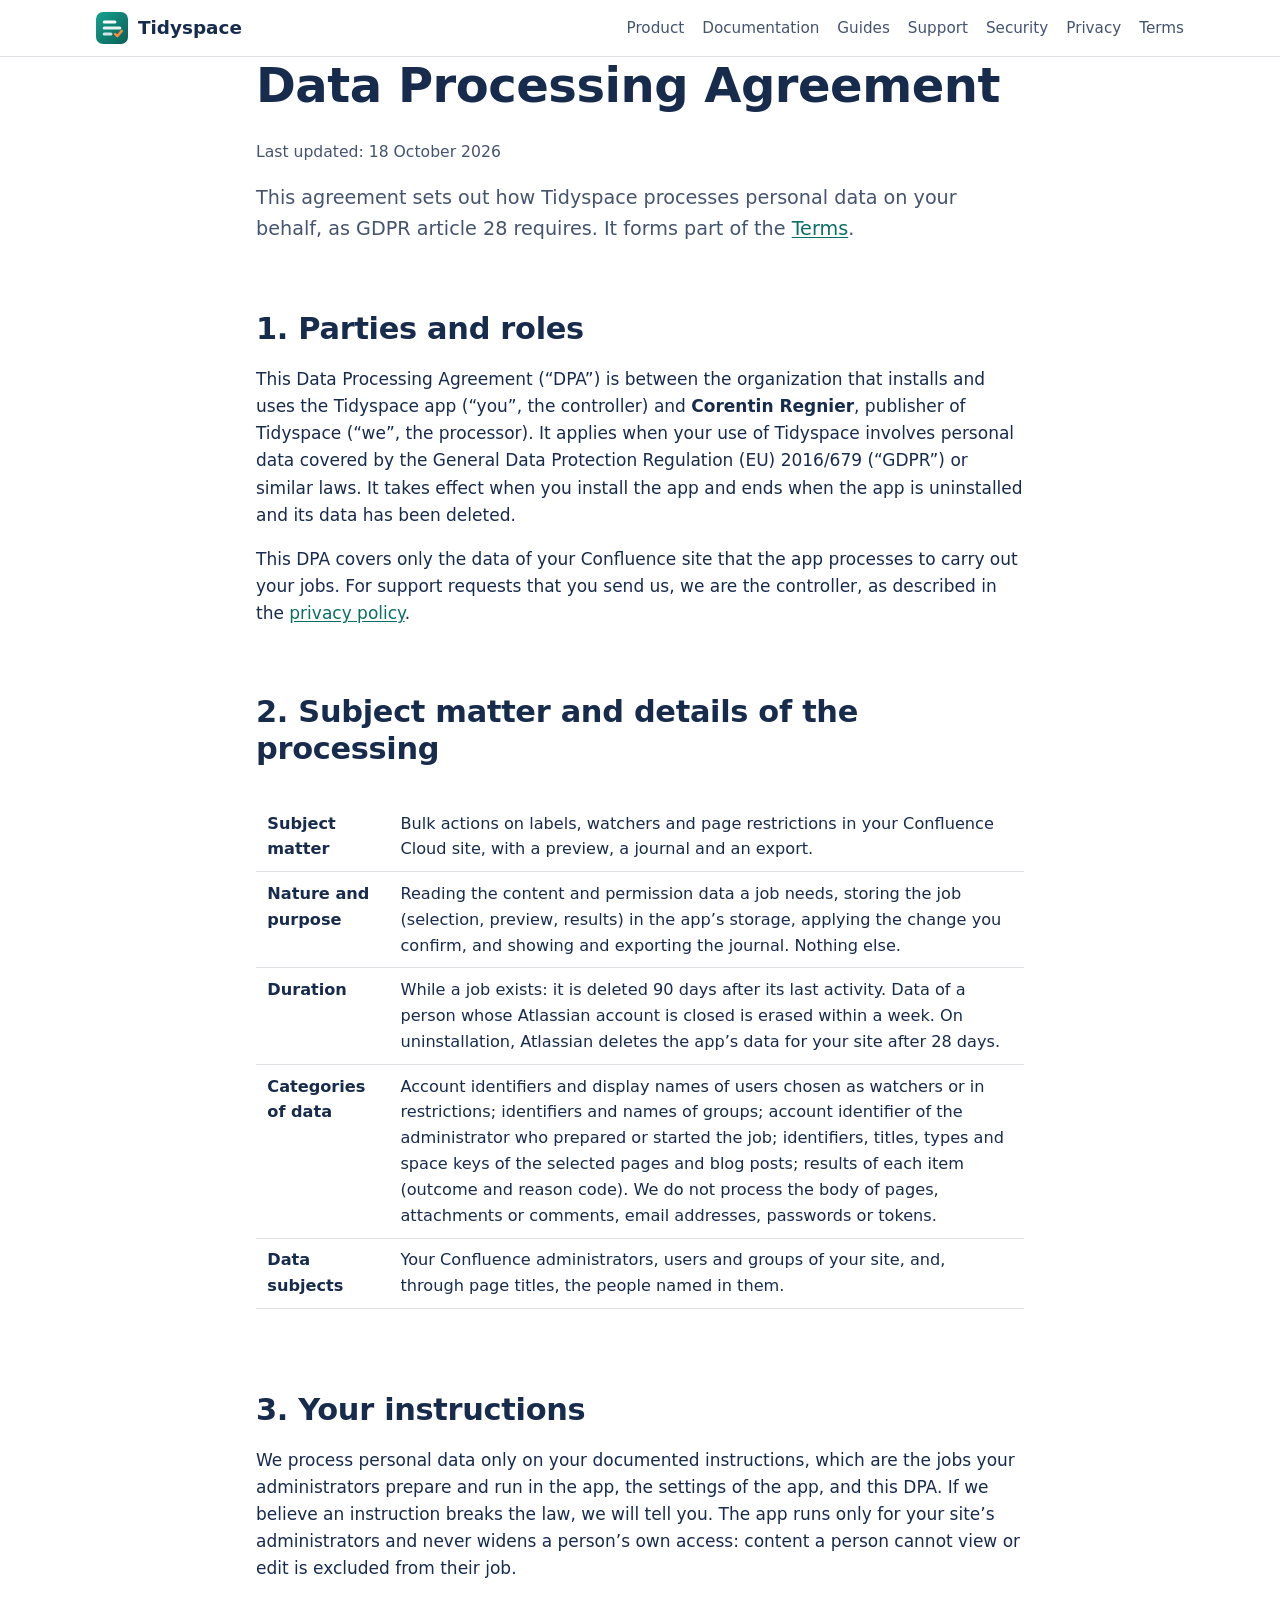
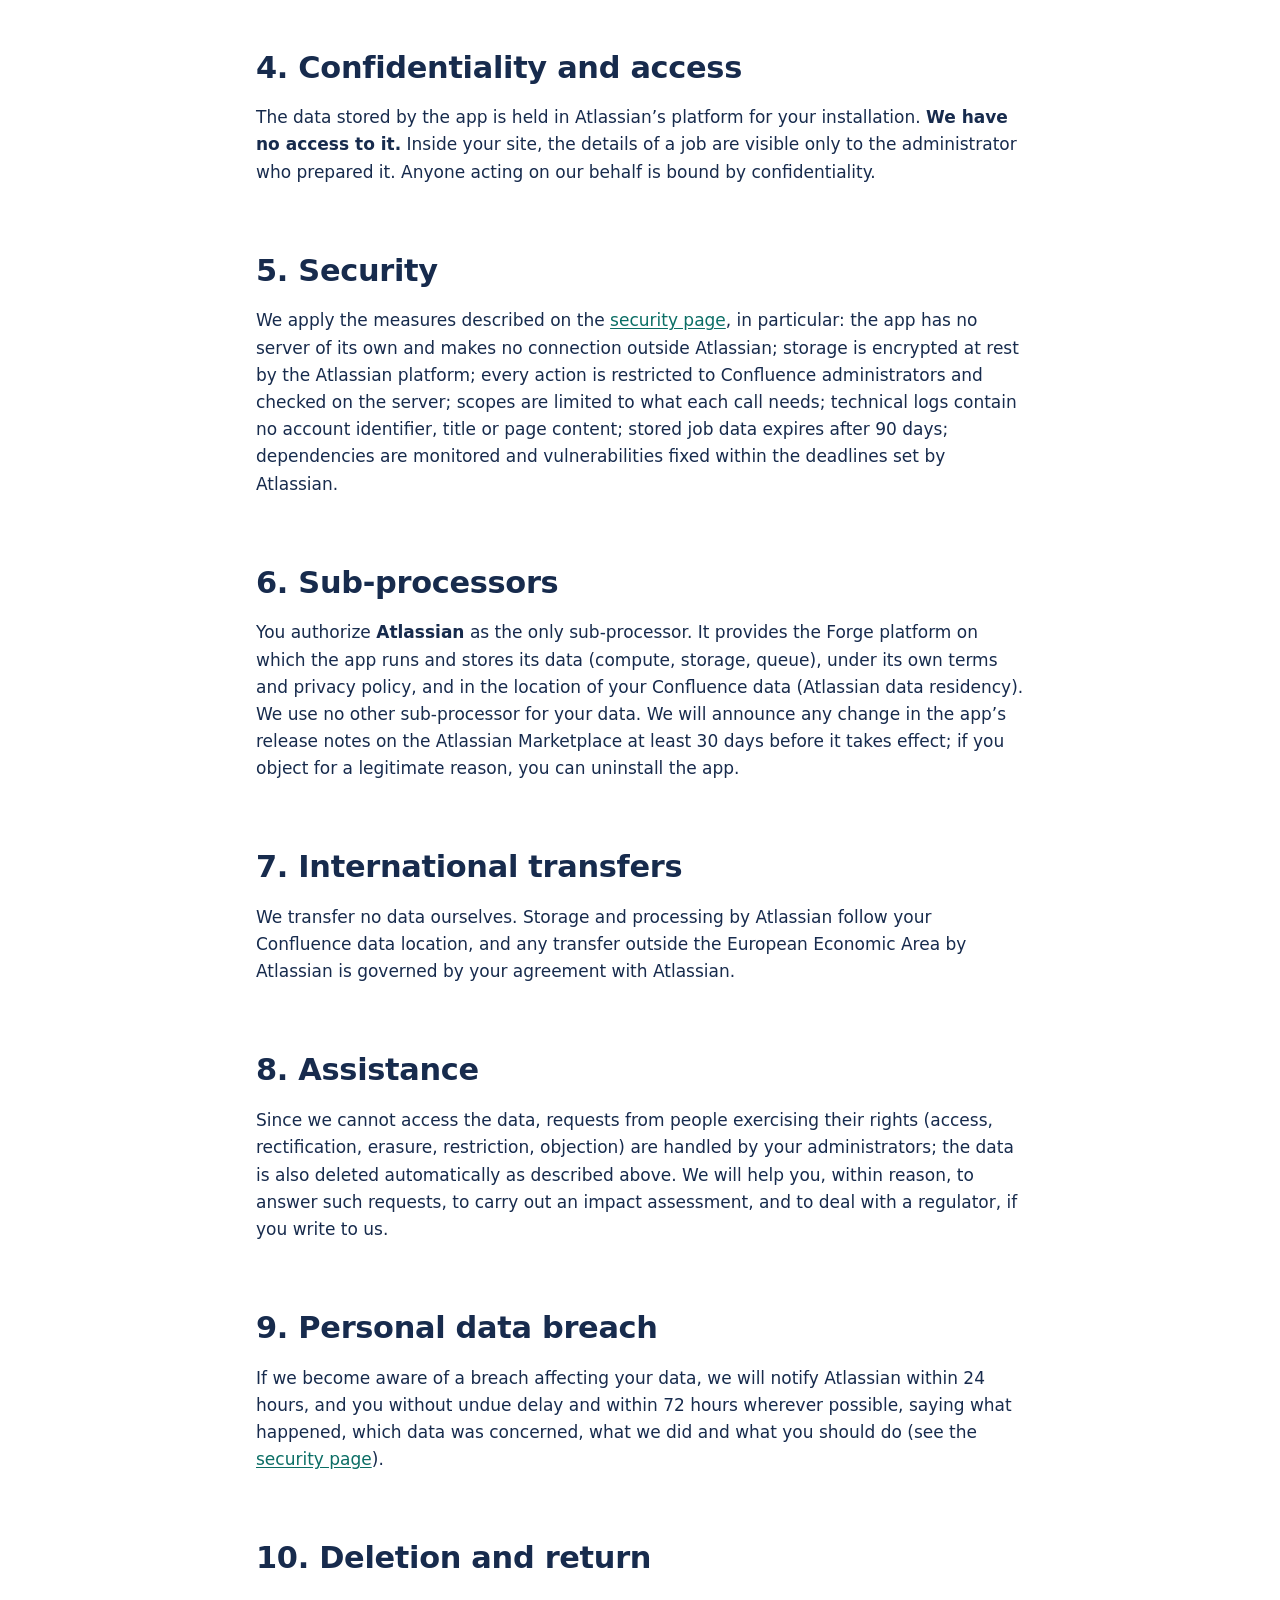
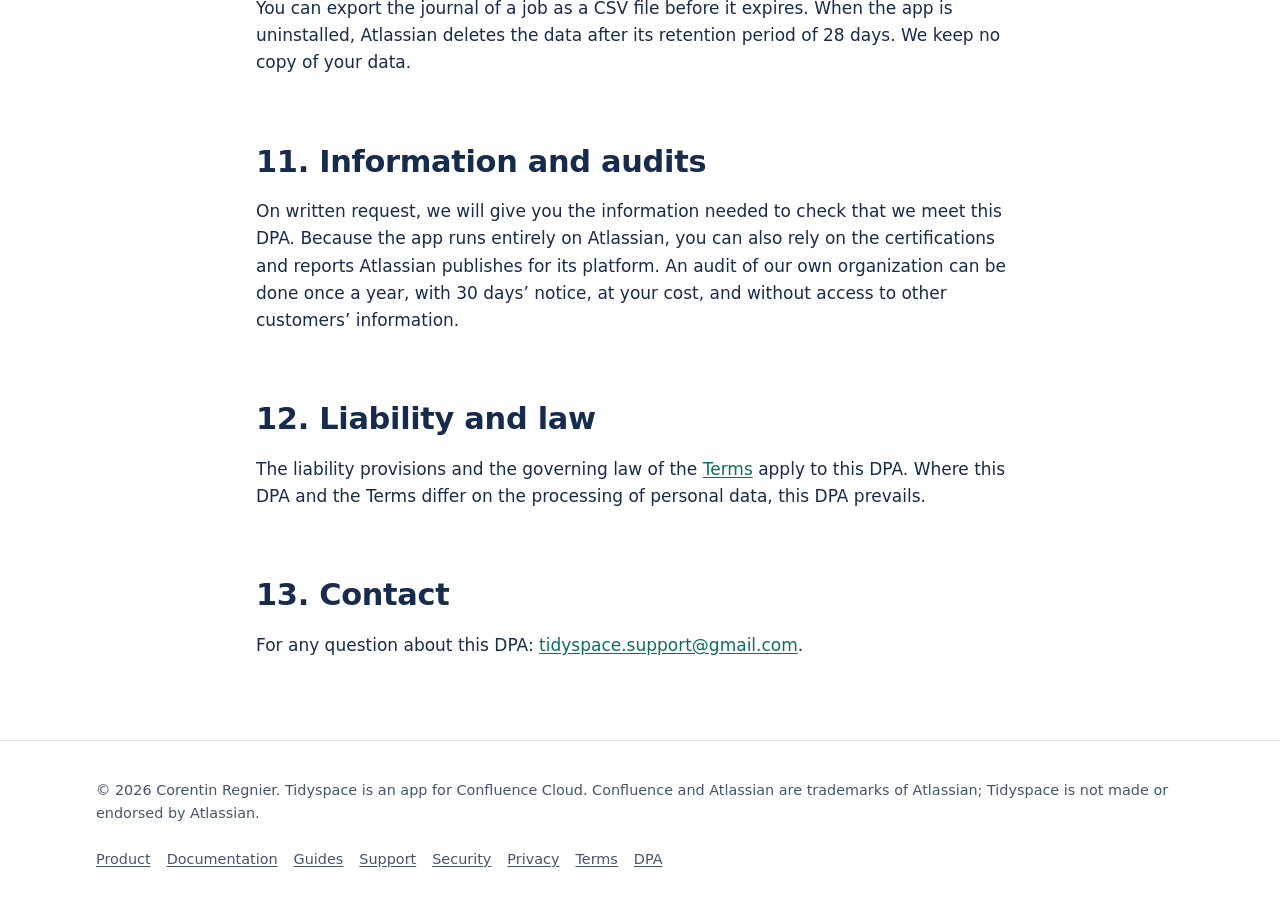
<file: dpa.html>
<!doctype html>
<html lang="en">
<head>
  <meta charset="utf-8">
  <meta name="viewport" content="width=device-width, initial-scale=1">
  <meta http-equiv="Content-Security-Policy" content="default-src 'none'; img-src 'self'; style-src 'self'; base-uri 'none'; form-action 'none'">
  <title>Data Processing Agreement · Tidyspace</title>
  <meta name="description" content="Tidyspace Data Processing Agreement (GDPR article 28): roles, data processed, security, sub-processors, incidents and deletion.">
  <link rel="icon" href="assets/img/logo.svg" type="image/svg+xml">
  <link rel="stylesheet" href="assets/site.css">
</head>
<body>
  <a class="skip" href="#main">Skip to content</a>
  <header class="site">
    <div class="in">
      <a class="brand" href="index.html"><img src="assets/img/logo.svg" alt="" width="32" height="32">Tidyspace</a>
      <nav class="site" aria-label="Main">
        <ul>
        <li><a href="index.html">Product</a></li>
        <li><a href="docs.html">Documentation</a></li>
        <li><a href="guides/index.html">Guides</a></li>
        <li><a href="support.html">Support</a></li>
        <li><a href="security.html">Security</a></li>
        <li><a href="privacy.html">Privacy</a></li>
        <li><a href="terms.html">Terms</a></li>
        </ul>
      </nav>
    </div>
  </header>
  <main id="main" class="doc">
<h1>Data Processing Agreement</h1>
    <p class="muted">Last updated: 18 October 2026</p>
    <p class="lead">This agreement sets out how Tidyspace processes personal data on your behalf, as GDPR article 28 requires. It forms part of the <a href="terms.html">Terms</a>.</p>

    <h2 id="parties">1. Parties and roles</h2>
    <p>This Data Processing Agreement (“DPA”) is between the organization that installs and uses the Tidyspace app (“you”, the controller) and <strong>Corentin Regnier</strong>, publisher of Tidyspace (“we”, the processor). It applies when your use of Tidyspace involves personal data covered by the General Data Protection Regulation (EU) 2016/679 (“GDPR”) or similar laws. It takes effect when you install the app and ends when the app is uninstalled and its data has been deleted.</p>
    <p>This DPA covers only the data of your Confluence site that the app processes to carry out your jobs. For support requests that you send us, we are the controller, as described in the <a href="privacy.html#roles">privacy policy</a>.</p>

    <h2 id="details">2. Subject matter and details of the processing</h2>
    <div class="table-wrap"><table>
      <tbody>
        <tr><th scope="row">Subject matter</th><td>Bulk actions on labels, watchers and page restrictions in your Confluence Cloud site, with a preview, a journal and an export.</td></tr>
        <tr><th scope="row">Nature and purpose</th><td>Reading the content and permission data a job needs, storing the job (selection, preview, results) in the app’s storage, applying the change you confirm, and showing and exporting the journal. Nothing else.</td></tr>
        <tr><th scope="row">Duration</th><td>While a job exists: it is deleted 90 days after its last activity. Data of a person whose Atlassian account is closed is erased within a week. On uninstallation, Atlassian deletes the app’s data for your site after 28 days.</td></tr>
        <tr><th scope="row">Categories of data</th><td>Account identifiers and display names of users chosen as watchers or in restrictions; identifiers and names of groups; account identifier of the administrator who prepared or started the job; identifiers, titles, types and space keys of the selected pages and blog posts; results of each item (outcome and reason code). We do not process the body of pages, attachments or comments, email addresses, passwords or tokens.</td></tr>
        <tr><th scope="row">Data subjects</th><td>Your Confluence administrators, users and groups of your site, and, through page titles, the people named in them.</td></tr>
      </tbody>
    </table></div>

    <h2 id="instructions">3. Your instructions</h2>
    <p>We process personal data only on your documented instructions, which are the jobs your administrators prepare and run in the app, the settings of the app, and this DPA. If we believe an instruction breaks the law, we will tell you. The app runs only for your site’s administrators and never widens a person’s own access: content a person cannot view or edit is excluded from their job.</p>

    <h2 id="confidentiality">4. Confidentiality and access</h2>
    <p>The data stored by the app is held in Atlassian’s platform for your installation. <strong>We have no access to it.</strong> Inside your site, the details of a job are visible only to the administrator who prepared it. Anyone acting on our behalf is bound by confidentiality.</p>

    <h2 id="security">5. Security</h2>
    <p>We apply the measures described on the <a href="security.html">security page</a>, in particular: the app has no server of its own and makes no connection outside Atlassian; storage is encrypted at rest by the Atlassian platform; every action is restricted to Confluence administrators and checked on the server; scopes are limited to what each call needs; technical logs contain no account identifier, title or page content; stored job data expires after 90 days; dependencies are monitored and vulnerabilities fixed within the deadlines set by Atlassian.</p>

    <h2 id="subprocessors">6. Sub-processors</h2>
    <p>You authorize <strong>Atlassian</strong> as the only sub-processor. It provides the Forge platform on which the app runs and stores its data (compute, storage, queue), under its own terms and privacy policy, and in the location of your Confluence data (Atlassian data residency). We use no other sub-processor for your data. We will announce any change in the app’s release notes on the Atlassian Marketplace at least 30 days before it takes effect; if you object for a legitimate reason, you can uninstall the app.</p>

    <h2 id="transfers">7. International transfers</h2>
    <p>We transfer no data ourselves. Storage and processing by Atlassian follow your Confluence data location, and any transfer outside the European Economic Area by Atlassian is governed by your agreement with Atlassian.</p>

    <h2 id="rights">8. Assistance</h2>
    <p>Since we cannot access the data, requests from people exercising their rights (access, rectification, erasure, restriction, objection) are handled by your administrators; the data is also deleted automatically as described above. We will help you, within reason, to answer such requests, to carry out an impact assessment, and to deal with a regulator, if you write to us.</p>

    <h2 id="breach">9. Personal data breach</h2>
    <p>If we become aware of a breach affecting your data, we will notify Atlassian within 24 hours, and you without undue delay and within 72 hours wherever possible, saying what happened, which data was concerned, what we did and what you should do (see the <a href="security.html">security page</a>).</p>

    <h2 id="deletion">10. Deletion and return</h2>
    <p>You can export the journal of a job as a CSV file before it expires. When the app is uninstalled, Atlassian deletes the data after its retention period of 28 days. We keep no copy of your data.</p>

    <h2 id="audit">11. Information and audits</h2>
    <p>On written request, we will give you the information needed to check that we meet this DPA. Because the app runs entirely on Atlassian, you can also rely on the certifications and reports Atlassian publishes for its platform. An audit of our own organization can be done once a year, with 30 days’ notice, at your cost, and without access to other customers’ information.</p>

    <h2 id="liability">12. Liability and law</h2>
    <p>The liability provisions and the governing law of the <a href="terms.html#liability">Terms</a> apply to this DPA. Where this DPA and the Terms differ on the processing of personal data, this DPA prevails.</p>

    <h2 id="contact">13. Contact</h2>
    <p>For any question about this DPA: <a href="mailto:tidyspace.support@gmail.com?subject=Tidyspace%20DPA">tidyspace.support@gmail.com</a>.</p>
  </main>
  <footer class="site">
    <div class="in">
      <p>© 2026 Corentin Regnier. Tidyspace is an app for Confluence Cloud. Confluence and Atlassian are trademarks of Atlassian; Tidyspace is not made or endorsed by Atlassian.</p>
      <ul>
        <li><a href="index.html">Product</a></li>
        <li><a href="docs.html">Documentation</a></li>
        <li><a href="guides/index.html">Guides</a></li>
        <li><a href="support.html">Support</a></li>
        <li><a href="security.html">Security</a></li>
        <li><a href="privacy.html">Privacy</a></li>
        <li><a href="terms.html">Terms</a></li>
        <li><a href="dpa.html" aria-current="page">DPA</a></li>
      </ul>
    </div>
  </footer>
</body>
</html>
</file>
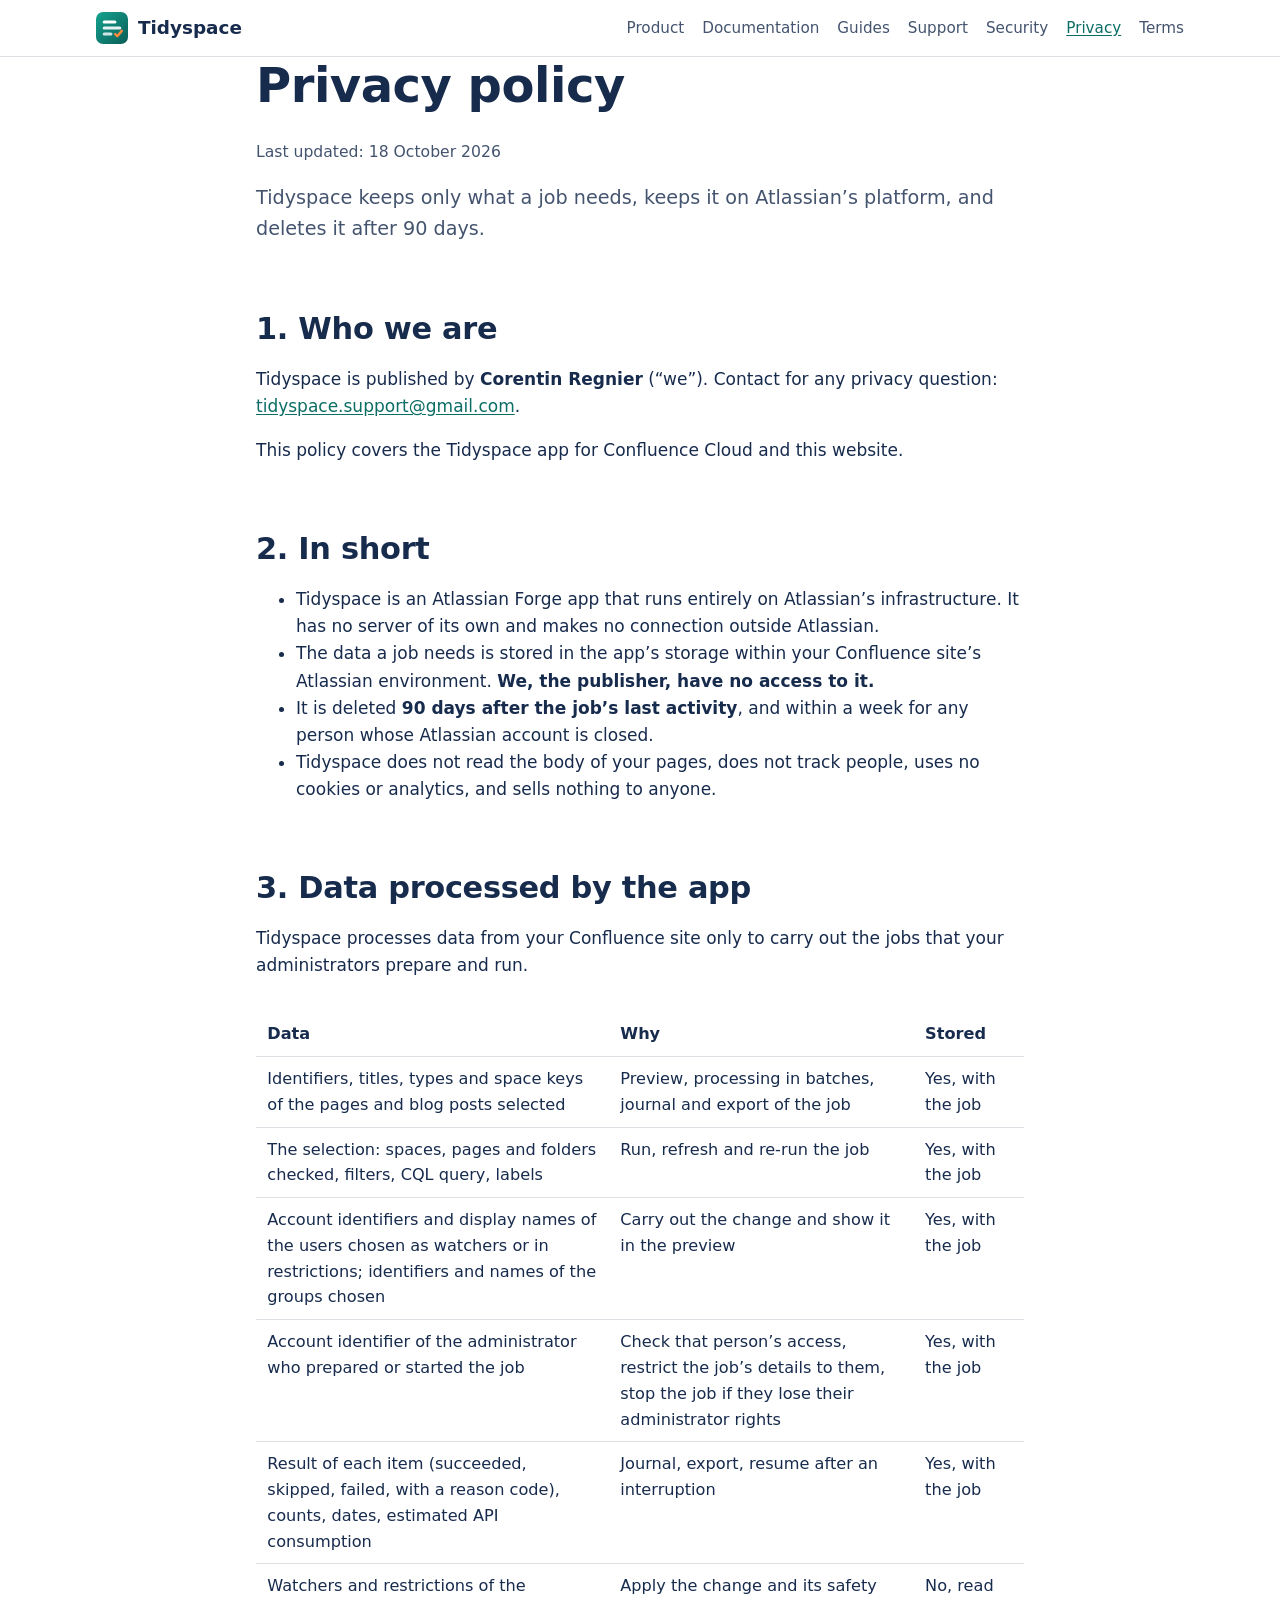
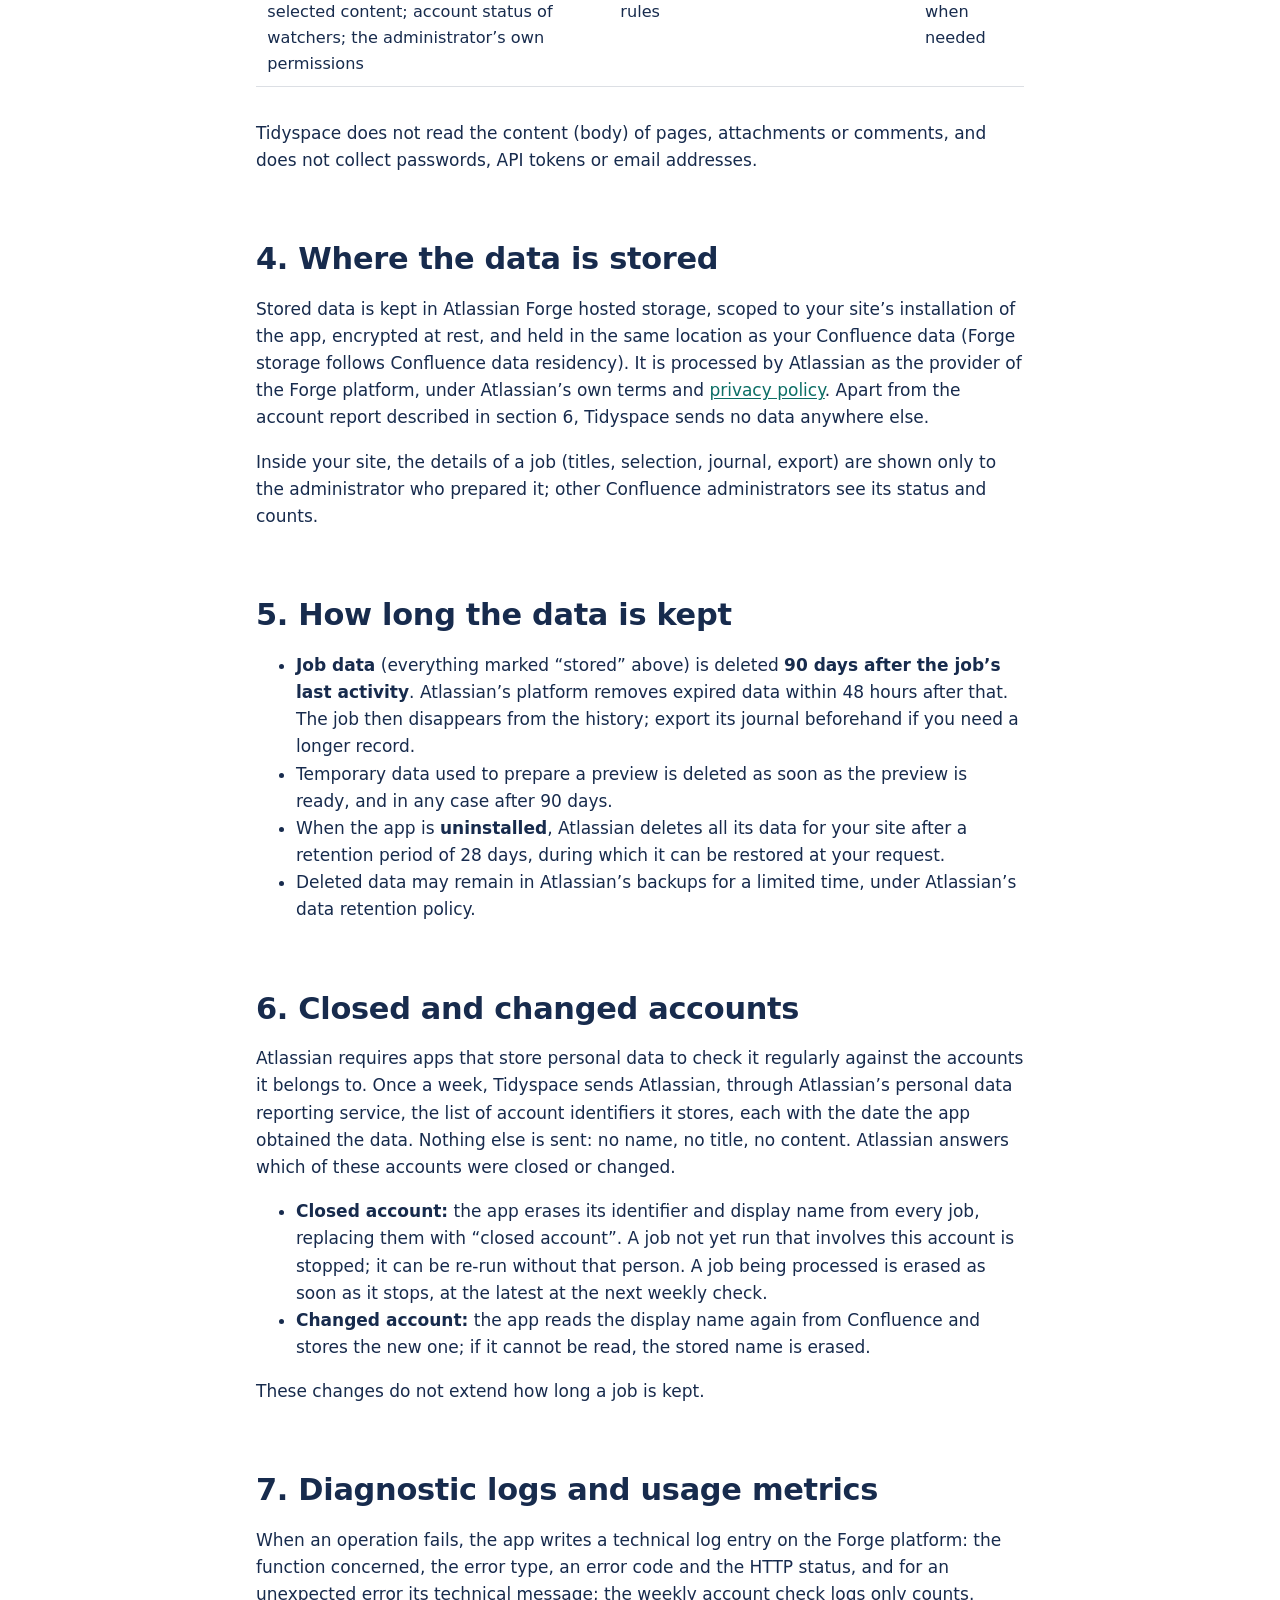
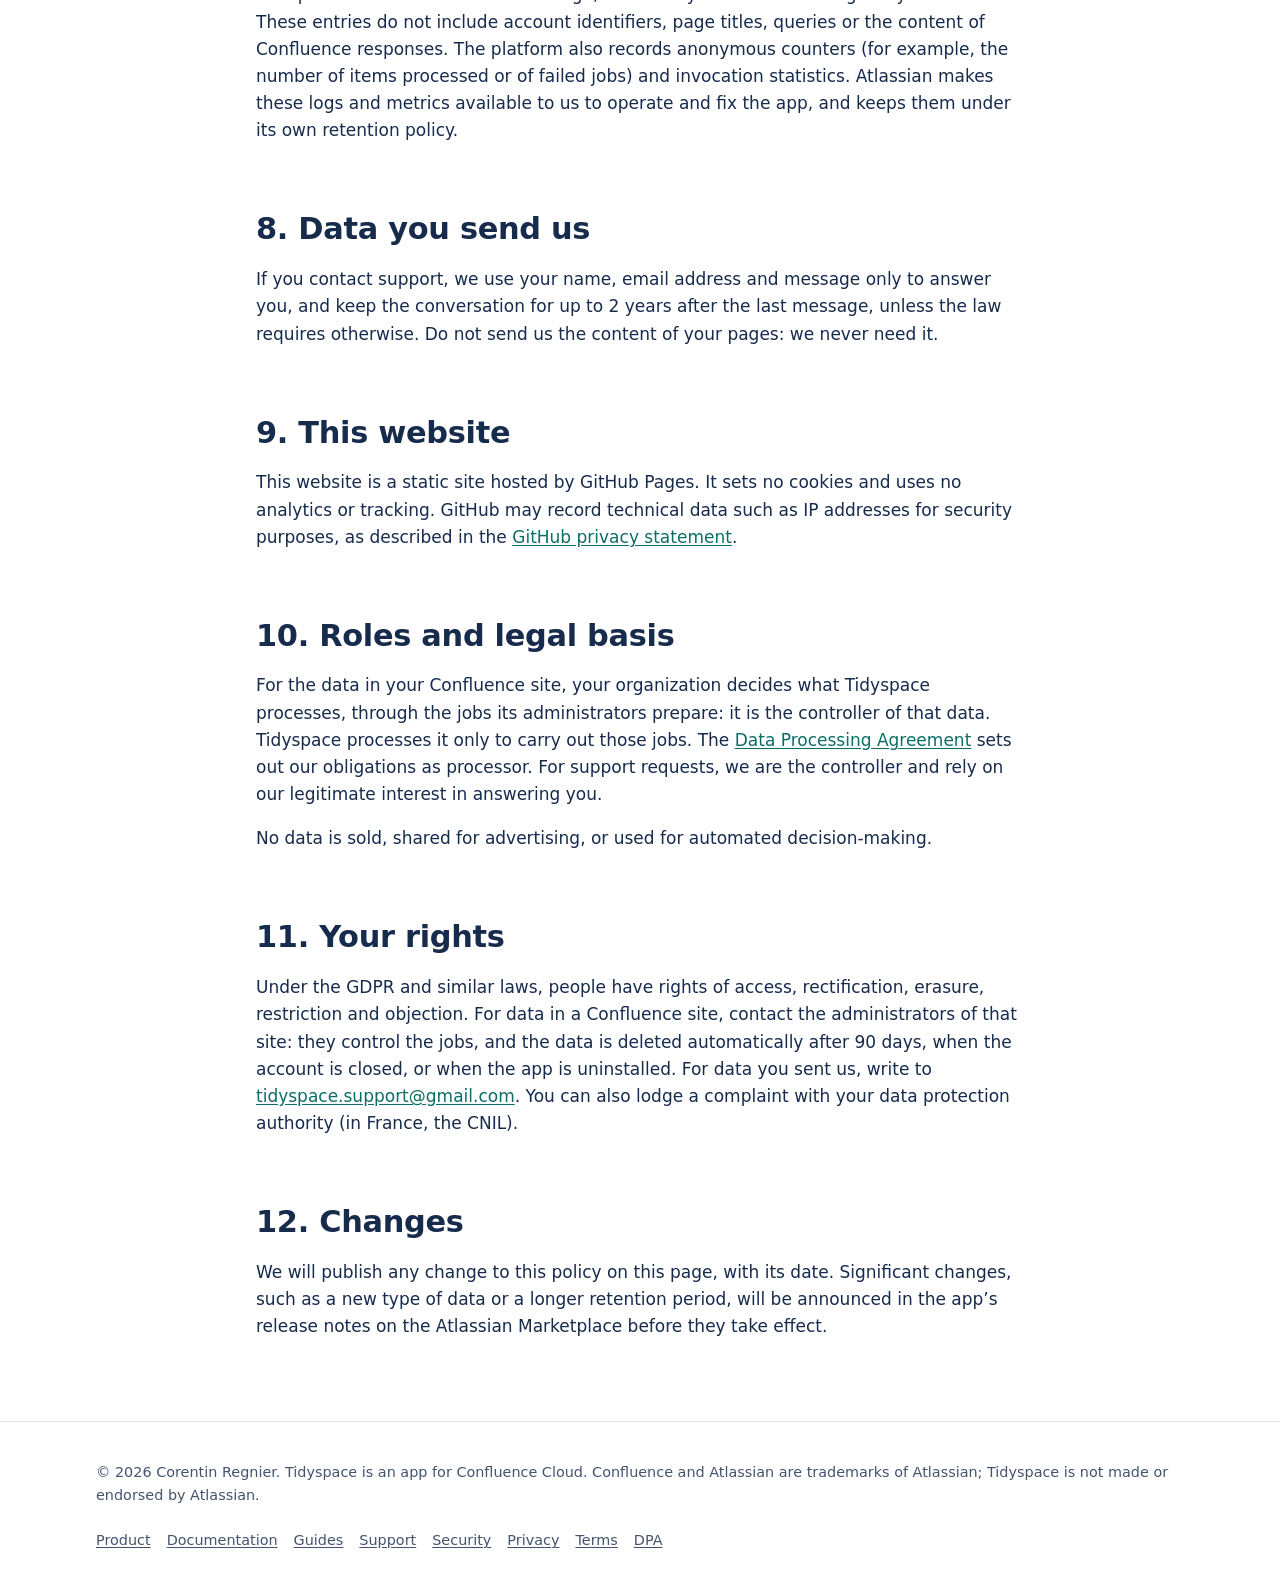
<file: privacy.html>
<!doctype html>
<html lang="en">
<head>
  <meta charset="utf-8">
  <meta name="viewport" content="width=device-width, initial-scale=1">
  <meta http-equiv="Content-Security-Policy" content="default-src 'none'; img-src 'self'; style-src 'self'; base-uri 'none'; form-action 'none'">
  <title>Privacy policy · Tidyspace</title>
  <meta name="description" content="Tidyspace privacy policy: what data the app processes in your Confluence site, where it is stored, for how long, and your rights.">
  <link rel="icon" href="assets/img/logo.svg" type="image/svg+xml">
  <link rel="stylesheet" href="assets/site.css">
</head>
<body>
  <a class="skip" href="#main">Skip to content</a>
  <header class="site">
    <div class="in">
      <a class="brand" href="index.html"><img src="assets/img/logo.svg" alt="" width="32" height="32">Tidyspace</a>
      <nav class="site" aria-label="Main">
        <ul>
        <li><a href="index.html">Product</a></li>
        <li><a href="docs.html">Documentation</a></li>
        <li><a href="guides/index.html">Guides</a></li>
        <li><a href="support.html">Support</a></li>
        <li><a href="security.html">Security</a></li>
        <li><a href="privacy.html" aria-current="page">Privacy</a></li>
        <li><a href="terms.html">Terms</a></li>
        </ul>
      </nav>
    </div>
  </header>
  <main id="main" class="doc">
<h1>Privacy policy</h1>
    <p class="muted">Last updated: 18 October 2026</p>
    <p class="lead">Tidyspace keeps only what a job needs, keeps it on Atlassian’s platform, and deletes it after 90 days.</p>

    <h2 id="who">1. Who we are</h2>
    <p>Tidyspace is published by <strong>Corentin Regnier</strong> (“we”). Contact for any privacy question: <a href="mailto:tidyspace.support@gmail.com?subject=Tidyspace%20privacy">tidyspace.support@gmail.com</a>.</p>
    <p>This policy covers the Tidyspace app for Confluence Cloud and this website.</p>

    <h2 id="summary">2. In short</h2>
    <ul>
      <li>Tidyspace is an Atlassian Forge app that runs entirely on Atlassian’s infrastructure. It has no server of its own and makes no connection outside Atlassian.</li>
      <li>The data a job needs is stored in the app’s storage within your Confluence site’s Atlassian environment. <strong>We, the publisher, have no access to it.</strong></li>
      <li>It is deleted <strong>90 days after the job’s last activity</strong>, and within a week for any person whose Atlassian account is closed.</li>
      <li>Tidyspace does not read the body of your pages, does not track people, uses no cookies or analytics, and sells nothing to anyone.</li>
    </ul>

    <h2 id="data">3. Data processed by the app</h2>
    <p>Tidyspace processes data from your Confluence site only to carry out the jobs that your administrators prepare and run.</p>
    <div class="table-wrap"><table>
      <thead><tr><th>Data</th><th>Why</th><th>Stored</th></tr></thead>
      <tbody>
        <tr><td>Identifiers, titles, types and space keys of the pages and blog posts selected</td><td>Preview, processing in batches, journal and export of the job</td><td>Yes, with the job</td></tr>
        <tr><td>The selection: spaces, pages and folders checked, filters, CQL query, labels</td><td>Run, refresh and re-run the job</td><td>Yes, with the job</td></tr>
        <tr><td>Account identifiers and display names of the users chosen as watchers or in restrictions; identifiers and names of the groups chosen</td><td>Carry out the change and show it in the preview</td><td>Yes, with the job</td></tr>
        <tr><td>Account identifier of the administrator who prepared or started the job</td><td>Check that person’s access, restrict the job’s details to them, stop the job if they lose their administrator rights</td><td>Yes, with the job</td></tr>
        <tr><td>Result of each item (succeeded, skipped, failed, with a reason code), counts, dates, estimated API consumption</td><td>Journal, export, resume after an interruption</td><td>Yes, with the job</td></tr>
        <tr><td>Watchers and restrictions of the selected content; account status of watchers; the administrator’s own permissions</td><td>Apply the change and its safety rules</td><td>No, read when needed</td></tr>
      </tbody>
    </table></div>
    <p>Tidyspace does not read the content (body) of pages, attachments or comments, and does not collect passwords, API tokens or email addresses.</p>

    <h2 id="where">4. Where the data is stored</h2>
    <p>Stored data is kept in Atlassian Forge hosted storage, scoped to your site’s installation of the app, encrypted at rest, and held in the same location as your Confluence data (Forge storage follows Confluence data residency). It is processed by Atlassian as the provider of the Forge platform, under Atlassian’s own terms and <a href="https://www.atlassian.com/legal/privacy-policy" rel="noopener">privacy policy</a>. Apart from the account report described in section 6, Tidyspace sends no data anywhere else.</p>
    <p>Inside your site, the details of a job (titles, selection, journal, export) are shown only to the administrator who prepared it; other Confluence administrators see its status and counts.</p>

    <h2 id="retention">5. How long the data is kept</h2>
    <ul>
      <li><strong>Job data</strong> (everything marked “stored” above) is deleted <strong>90 days after the job’s last activity</strong>. Atlassian’s platform removes expired data within 48 hours after that. The job then disappears from the history; export its journal beforehand if you need a longer record.</li>
      <li>Temporary data used to prepare a preview is deleted as soon as the preview is ready, and in any case after 90 days.</li>
      <li>When the app is <strong>uninstalled</strong>, Atlassian deletes all its data for your site after a retention period of 28 days, during which it can be restored at your request.</li>
      <li>Deleted data may remain in Atlassian’s backups for a limited time, under Atlassian’s data retention policy.</li>
    </ul>

    <h2 id="accounts">6. Closed and changed accounts</h2>
    <p>Atlassian requires apps that store personal data to check it regularly against the accounts it belongs to. Once a week, Tidyspace sends Atlassian, through Atlassian’s personal data reporting service, the list of account identifiers it stores, each with the date the app obtained the data. Nothing else is sent: no name, no title, no content. Atlassian answers which of these accounts were closed or changed.</p>
    <ul>
      <li><strong>Closed account:</strong> the app erases its identifier and display name from every job, replacing them with “closed account”. A job not yet run that involves this account is stopped; it can be re-run without that person. A job being processed is erased as soon as it stops, at the latest at the next weekly check.</li>
      <li><strong>Changed account:</strong> the app reads the display name again from Confluence and stores the new one; if it cannot be read, the stored name is erased.</li>
    </ul>
    <p>These changes do not extend how long a job is kept.</p>

    <h2 id="logs">7. Diagnostic logs and usage metrics</h2>
    <p>When an operation fails, the app writes a technical log entry on the Forge platform: the function concerned, the error type, an error code and the HTTP status, and for an unexpected error its technical message; the weekly account check logs only counts. These entries do not include account identifiers, page titles, queries or the content of Confluence responses. The platform also records anonymous counters (for example, the number of items processed or of failed jobs) and invocation statistics. Atlassian makes these logs and metrics available to us to operate and fix the app, and keeps them under its own retention policy.</p>

    <h2 id="support">8. Data you send us</h2>
    <p>If you contact support, we use your name, email address and message only to answer you, and keep the conversation for up to 2 years after the last message, unless the law requires otherwise. Do not send us the content of your pages: we never need it.</p>

    <h2 id="website">9. This website</h2>
    <p>This website is a static site hosted by GitHub Pages. It sets no cookies and uses no analytics or tracking. GitHub may record technical data such as IP addresses for security purposes, as described in the <a href="https://docs.github.com/en/site-policy/privacy-policies/github-general-privacy-statement" rel="noopener">GitHub privacy statement</a>.</p>

    <h2 id="roles">10. Roles and legal basis</h2>
    <p>For the data in your Confluence site, your organization decides what Tidyspace processes, through the jobs its administrators prepare: it is the controller of that data. Tidyspace processes it only to carry out those jobs. The <a href="dpa.html">Data Processing Agreement</a> sets out our obligations as processor. For support requests, we are the controller and rely on our legitimate interest in answering you.</p>
    <p>No data is sold, shared for advertising, or used for automated decision-making.</p>

    <h2 id="rights">11. Your rights</h2>
    <p>Under the GDPR and similar laws, people have rights of access, rectification, erasure, restriction and objection. For data in a Confluence site, contact the administrators of that site: they control the jobs, and the data is deleted automatically after 90 days, when the account is closed, or when the app is uninstalled. For data you sent us, write to <a href="mailto:tidyspace.support@gmail.com">tidyspace.support@gmail.com</a>. You can also lodge a complaint with your data protection authority (in France, the CNIL).</p>

    <h2 id="changes">12. Changes</h2>
    <p>We will publish any change to this policy on this page, with its date. Significant changes, such as a new type of data or a longer retention period, will be announced in the app’s release notes on the Atlassian Marketplace before they take effect.</p>
  </main>
  <footer class="site">
    <div class="in">
      <p>© 2026 Corentin Regnier. Tidyspace is an app for Confluence Cloud. Confluence and Atlassian are trademarks of Atlassian; Tidyspace is not made or endorsed by Atlassian.</p>
      <ul>
        <li><a href="index.html">Product</a></li>
        <li><a href="docs.html">Documentation</a></li>
        <li><a href="guides/index.html">Guides</a></li>
        <li><a href="support.html">Support</a></li>
        <li><a href="security.html">Security</a></li>
        <li><a href="privacy.html" aria-current="page">Privacy</a></li>
        <li><a href="terms.html">Terms</a></li>
        <li><a href="dpa.html">DPA</a></li>
      </ul>
    </div>
  </footer>
</body>
</html>
</file>
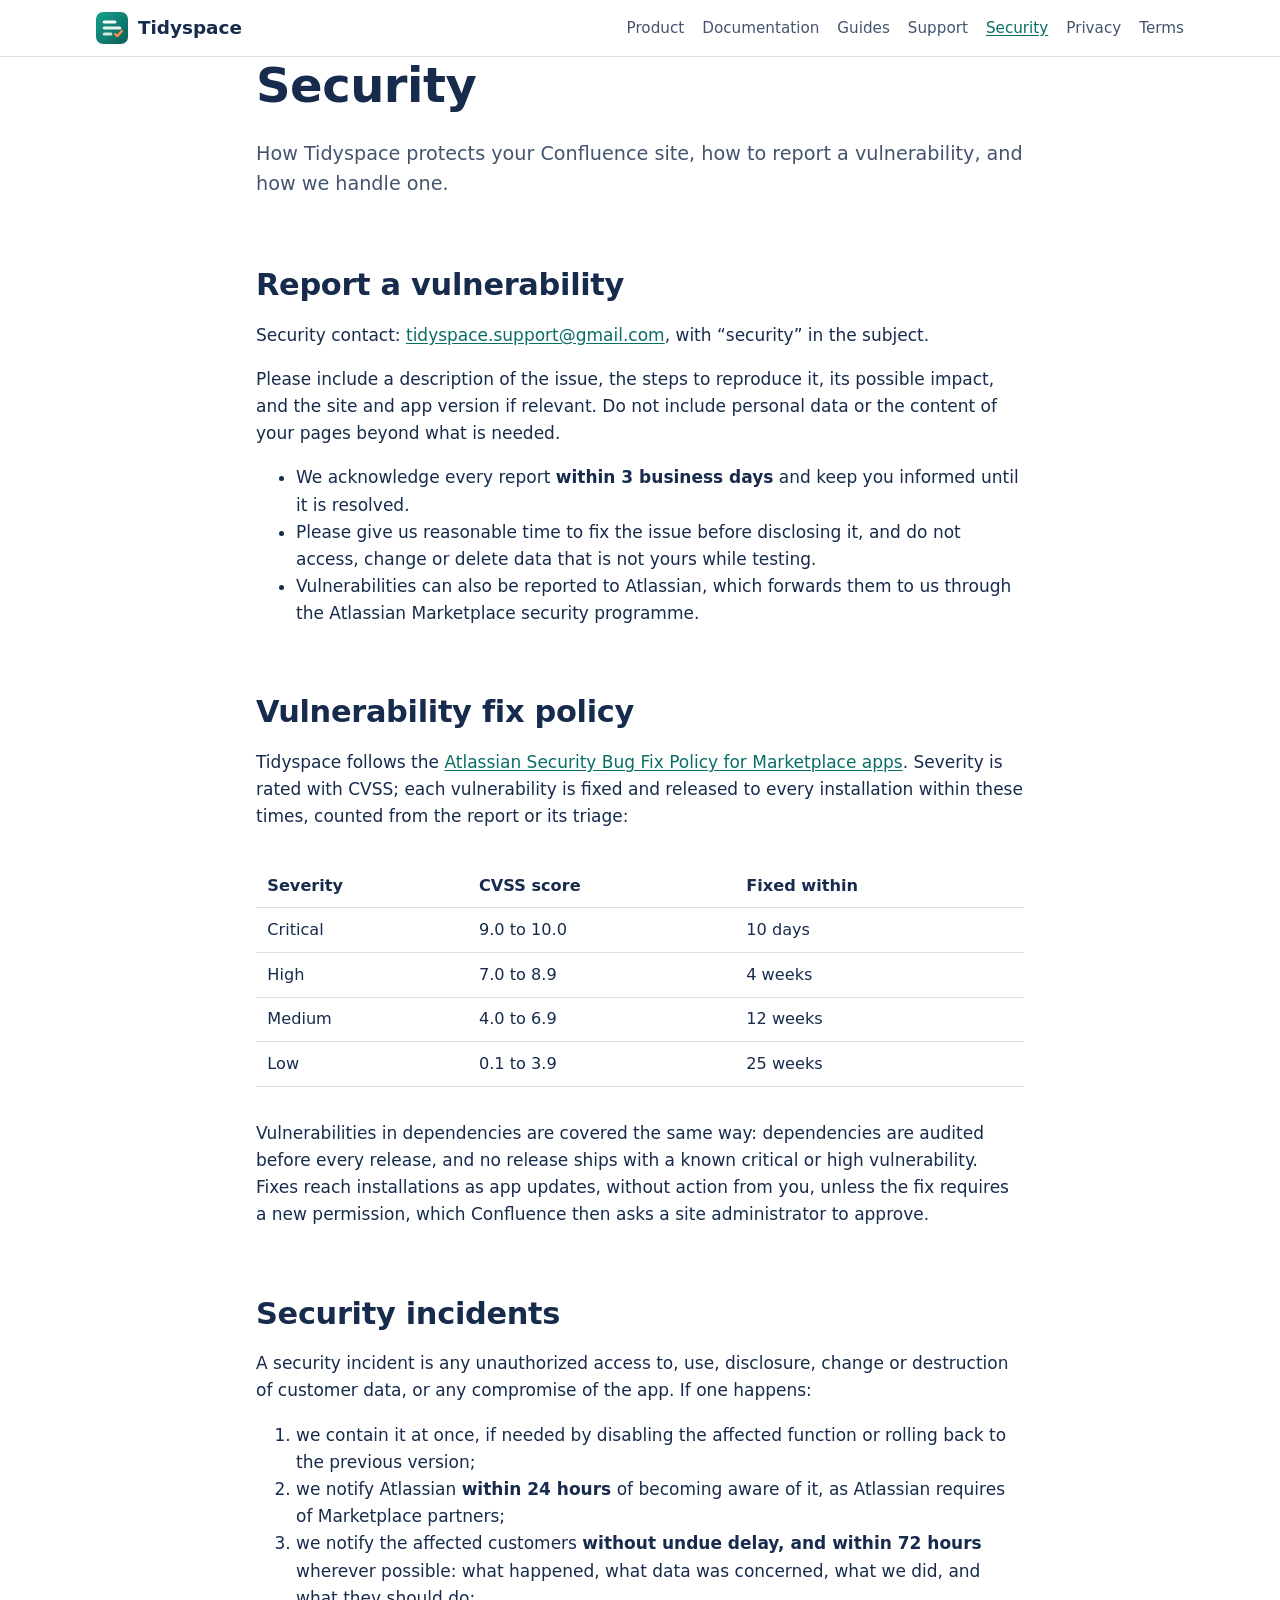
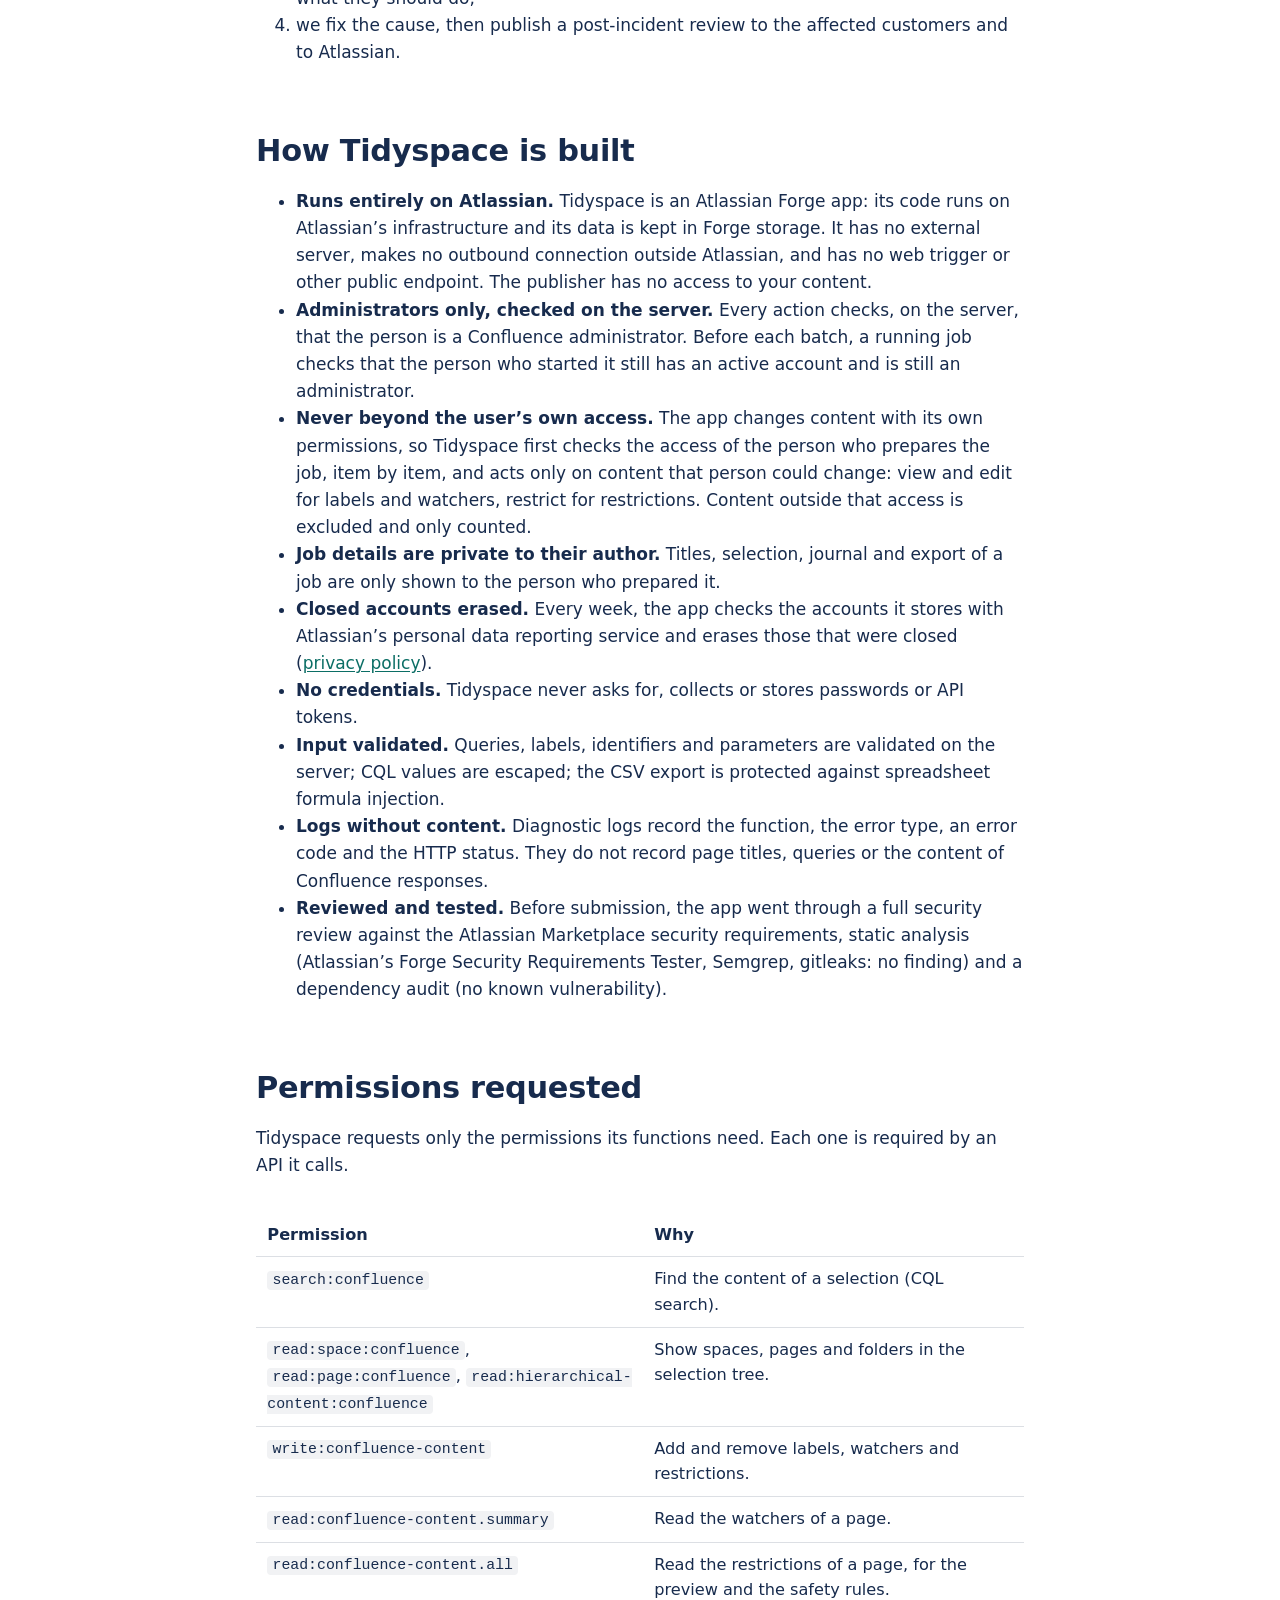
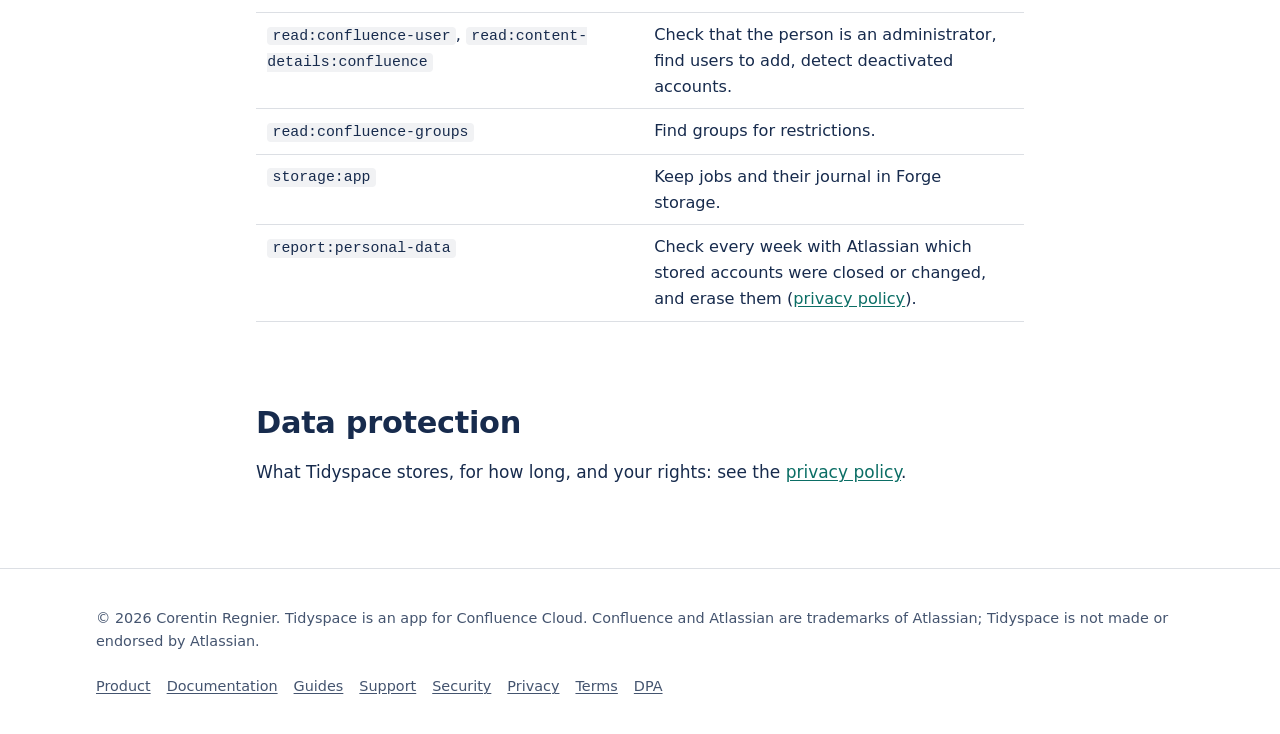
<file: security.html>
<!doctype html>
<html lang="en">
<head>
  <meta charset="utf-8">
  <meta name="viewport" content="width=device-width, initial-scale=1">
  <meta http-equiv="Content-Security-Policy" content="default-src 'none'; img-src 'self'; style-src 'self'; base-uri 'none'; form-action 'none'">
  <title>Security · Tidyspace</title>
  <meta name="description" content="Tidyspace security: architecture on Atlassian Forge, permissions requested, vulnerability reporting, fix timelines and incident response.">
  <link rel="icon" href="assets/img/logo.svg" type="image/svg+xml">
  <link rel="stylesheet" href="assets/site.css">
</head>
<body>
  <a class="skip" href="#main">Skip to content</a>
  <header class="site">
    <div class="in">
      <a class="brand" href="index.html"><img src="assets/img/logo.svg" alt="" width="32" height="32">Tidyspace</a>
      <nav class="site" aria-label="Main">
        <ul>
        <li><a href="index.html">Product</a></li>
        <li><a href="docs.html">Documentation</a></li>
        <li><a href="guides/index.html">Guides</a></li>
        <li><a href="support.html">Support</a></li>
        <li><a href="security.html" aria-current="page">Security</a></li>
        <li><a href="privacy.html">Privacy</a></li>
        <li><a href="terms.html">Terms</a></li>
        </ul>
      </nav>
    </div>
  </header>
  <main id="main" class="doc">
<h1>Security</h1>
    <p class="lead">How Tidyspace protects your Confluence site, how to report a vulnerability, and how we handle one.</p>

    <h2 id="report">Report a vulnerability</h2>
    <p>Security contact: <a href="mailto:tidyspace.support@gmail.com?subject=Tidyspace%20security">tidyspace.support@gmail.com</a>, with “security” in the subject.</p>
    <p>Please include a description of the issue, the steps to reproduce it, its possible impact, and the site and app version if relevant. Do not include personal data or the content of your pages beyond what is needed.</p>
    <ul>
      <li>We acknowledge every report <strong>within 3 business days</strong> and keep you informed until it is resolved.</li>
      <li>Please give us reasonable time to fix the issue before disclosing it, and do not access, change or delete data that is not yours while testing.</li>
      <li>Vulnerabilities can also be reported to Atlassian, which forwards them to us through the Atlassian Marketplace security programme.</li>
    </ul>

    <h2 id="fix-policy">Vulnerability fix policy</h2>
    <p>Tidyspace follows the <a href="https://developer.atlassian.com/platform/marketplace/security-bugfix-policy/" rel="noopener">Atlassian Security Bug Fix Policy for Marketplace apps</a>. Severity is rated with CVSS; each vulnerability is fixed and released to every installation within these times, counted from the report or its triage:</p>
    <div class="table-wrap"><table>
      <thead><tr><th>Severity</th><th>CVSS score</th><th>Fixed within</th></tr></thead>
      <tbody>
        <tr><td>Critical</td><td>9.0 to 10.0</td><td>10 days</td></tr>
        <tr><td>High</td><td>7.0 to 8.9</td><td>4 weeks</td></tr>
        <tr><td>Medium</td><td>4.0 to 6.9</td><td>12 weeks</td></tr>
        <tr><td>Low</td><td>0.1 to 3.9</td><td>25 weeks</td></tr>
      </tbody>
    </table></div>
    <p>Vulnerabilities in dependencies are covered the same way: dependencies are audited before every release, and no release ships with a known critical or high vulnerability. Fixes reach installations as app updates, without action from you, unless the fix requires a new permission, which Confluence then asks a site administrator to approve.</p>

    <h2 id="incidents">Security incidents</h2>
    <p>A security incident is any unauthorized access to, use, disclosure, change or destruction of customer data, or any compromise of the app. If one happens:</p>
    <ol>
      <li>we contain it at once, if needed by disabling the affected function or rolling back to the previous version;</li>
      <li>we notify Atlassian <strong>within 24 hours</strong> of becoming aware of it, as Atlassian requires of Marketplace partners;</li>
      <li>we notify the affected customers <strong>without undue delay, and within 72 hours</strong> wherever possible: what happened, what data was concerned, what we did, and what they should do;</li>
      <li>we fix the cause, then publish a post-incident review to the affected customers and to Atlassian.</li>
    </ol>

    <h2 id="architecture">How Tidyspace is built</h2>
    <ul>
      <li><strong>Runs entirely on Atlassian.</strong> Tidyspace is an Atlassian Forge app: its code runs on Atlassian’s infrastructure and its data is kept in Forge storage. It has no external server, makes no outbound connection outside Atlassian, and has no web trigger or other public endpoint. The publisher has no access to your content.</li>
      <li><strong>Administrators only, checked on the server.</strong> Every action checks, on the server, that the person is a Confluence administrator. Before each batch, a running job checks that the person who started it still has an active account and is still an administrator.</li>
      <li><strong>Never beyond the user’s own access.</strong> The app changes content with its own permissions, so Tidyspace first checks the access of the person who prepares the job, item by item, and acts only on content that person could change: view and edit for labels and watchers, restrict for restrictions. Content outside that access is excluded and only counted.</li>
      <li><strong>Job details are private to their author.</strong> Titles, selection, journal and export of a job are only shown to the person who prepared it.</li>
      <li><strong>Closed accounts erased.</strong> Every week, the app checks the accounts it stores with Atlassian’s personal data reporting service and erases those that were closed (<a href="privacy.html#accounts">privacy policy</a>).</li>
      <li><strong>No credentials.</strong> Tidyspace never asks for, collects or stores passwords or API tokens.</li>
      <li><strong>Input validated.</strong> Queries, labels, identifiers and parameters are validated on the server; CQL values are escaped; the CSV export is protected against spreadsheet formula injection.</li>
      <li><strong>Logs without content.</strong> Diagnostic logs record the function, the error type, an error code and the HTTP status. They do not record page titles, queries or the content of Confluence responses.</li>
      <li><strong>Reviewed and tested.</strong> Before submission, the app went through a full security review against the Atlassian Marketplace security requirements, static analysis (Atlassian’s Forge Security Requirements Tester, Semgrep, gitleaks: no finding) and a dependency audit (no known vulnerability).</li>
    </ul>

    <h2 id="scopes">Permissions requested</h2>
    <p>Tidyspace requests only the permissions its functions need. Each one is required by an API it calls.</p>
    <div class="table-wrap"><table>
      <thead><tr><th>Permission</th><th>Why</th></tr></thead>
      <tbody>
        <tr><td><code>search:confluence</code></td><td>Find the content of a selection (CQL search).</td></tr>
        <tr><td><code>read:space:confluence</code>, <code>read:page:confluence</code>, <code>read:hierarchical-content:confluence</code></td><td>Show spaces, pages and folders in the selection tree.</td></tr>
        <tr><td><code>write:confluence-content</code></td><td>Add and remove labels, watchers and restrictions.</td></tr>
        <tr><td><code>read:confluence-content.summary</code></td><td>Read the watchers of a page.</td></tr>
        <tr><td><code>read:confluence-content.all</code></td><td>Read the restrictions of a page, for the preview and the safety rules.</td></tr>
        <tr><td><code>read:confluence-user</code>, <code>read:content-details:confluence</code></td><td>Check that the person is an administrator, find users to add, detect deactivated accounts.</td></tr>
        <tr><td><code>read:confluence-groups</code></td><td>Find groups for restrictions.</td></tr>
        <tr><td><code>storage:app</code></td><td>Keep jobs and their journal in Forge storage.</td></tr>
        <tr><td><code>report:personal-data</code></td><td>Check every week with Atlassian which stored accounts were closed or changed, and erase them (<a href="privacy.html#accounts">privacy policy</a>).</td></tr>
      </tbody>
    </table></div>

    <h2 id="privacy">Data protection</h2>
    <p>What Tidyspace stores, for how long, and your rights: see the <a href="privacy.html">privacy policy</a>.</p>
  </main>
  <footer class="site">
    <div class="in">
      <p>© 2026 Corentin Regnier. Tidyspace is an app for Confluence Cloud. Confluence and Atlassian are trademarks of Atlassian; Tidyspace is not made or endorsed by Atlassian.</p>
      <ul>
        <li><a href="index.html">Product</a></li>
        <li><a href="docs.html">Documentation</a></li>
        <li><a href="guides/index.html">Guides</a></li>
        <li><a href="support.html">Support</a></li>
        <li><a href="security.html" aria-current="page">Security</a></li>
        <li><a href="privacy.html">Privacy</a></li>
        <li><a href="terms.html">Terms</a></li>
        <li><a href="dpa.html">DPA</a></li>
      </ul>
    </div>
  </footer>
</body>
</html>
</file>
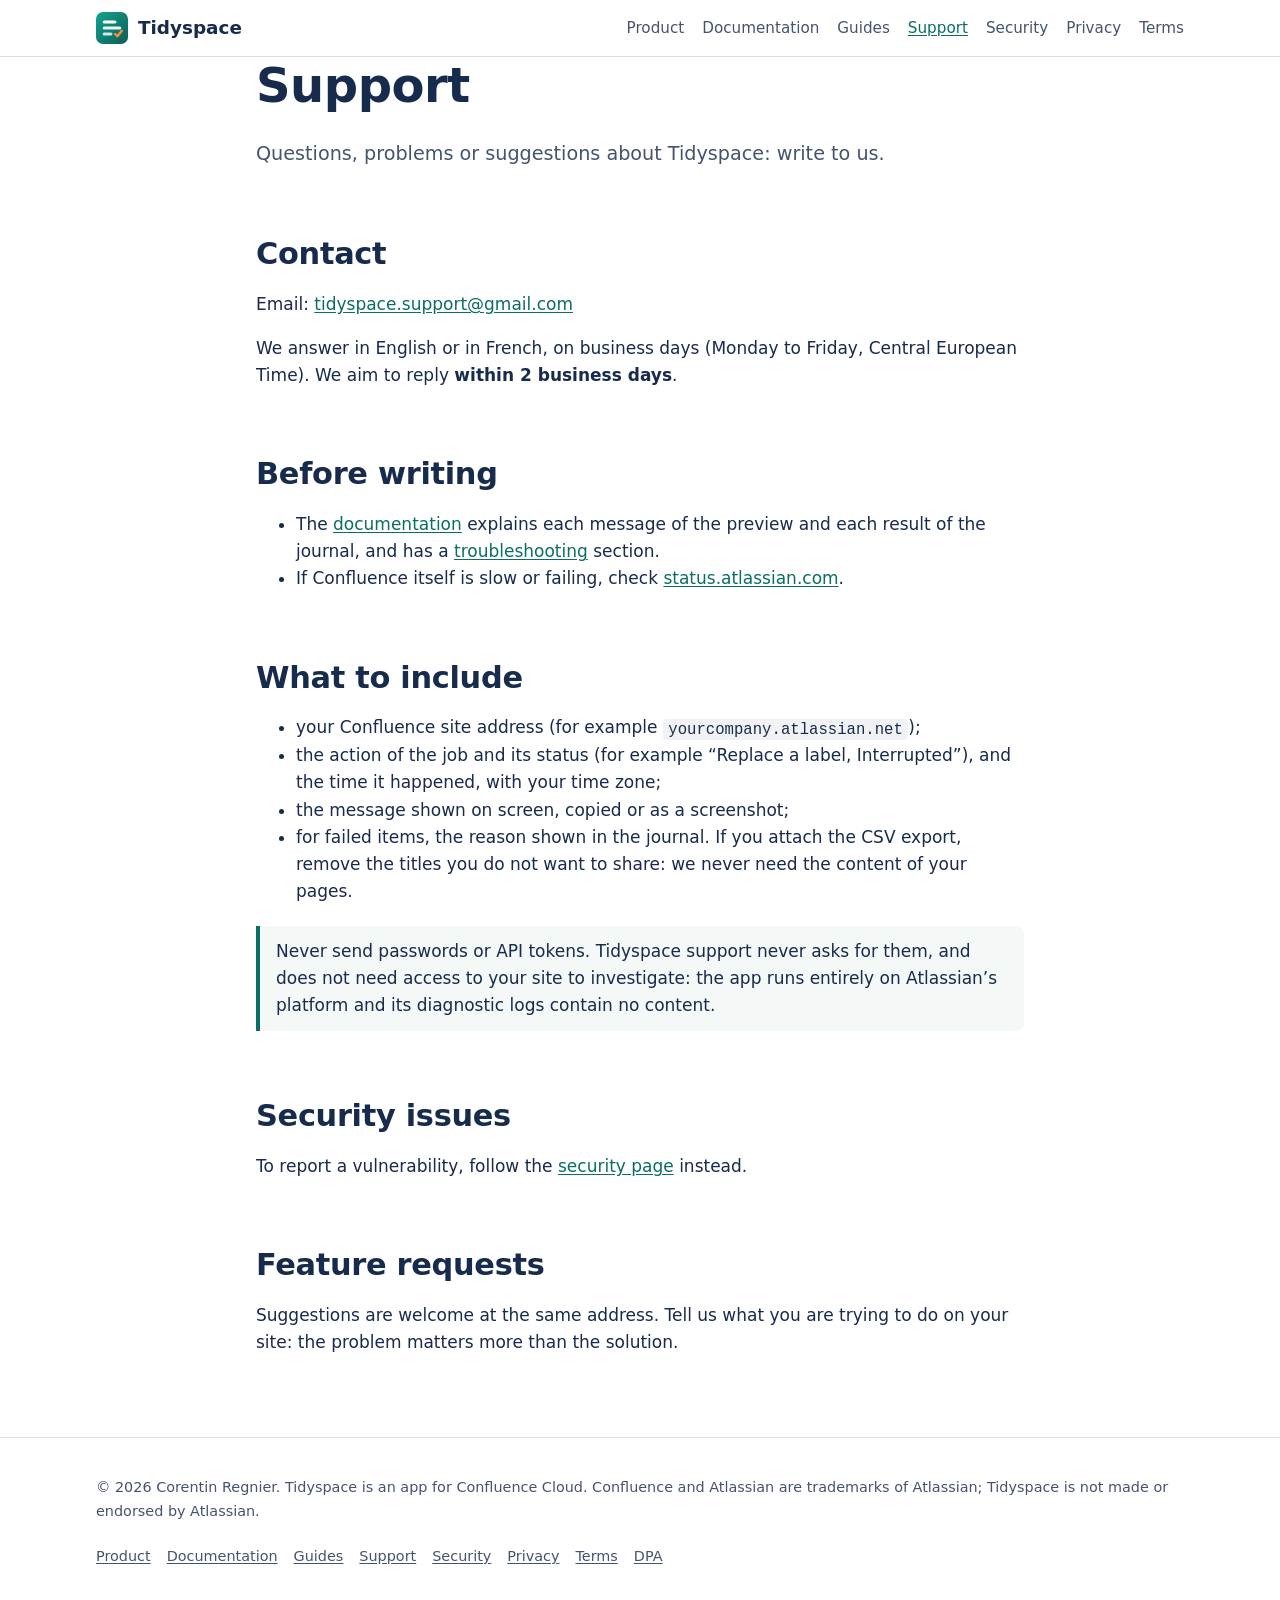
<file: support.html>
<!doctype html>
<html lang="en">
<head>
  <meta charset="utf-8">
  <meta name="viewport" content="width=device-width, initial-scale=1">
  <meta http-equiv="Content-Security-Policy" content="default-src 'none'; img-src 'self'; style-src 'self'; base-uri 'none'; form-action 'none'">
  <title>Support · Tidyspace</title>
  <meta name="description" content="How to get help with Tidyspace for Confluence Cloud: contact address, what to include, response times.">
  <link rel="icon" href="assets/img/logo.svg" type="image/svg+xml">
  <link rel="stylesheet" href="assets/site.css">
</head>
<body>
  <a class="skip" href="#main">Skip to content</a>
  <header class="site">
    <div class="in">
      <a class="brand" href="index.html"><img src="assets/img/logo.svg" alt="" width="32" height="32">Tidyspace</a>
      <nav class="site" aria-label="Main">
        <ul>
        <li><a href="index.html">Product</a></li>
        <li><a href="docs.html">Documentation</a></li>
        <li><a href="guides/index.html">Guides</a></li>
        <li><a href="support.html" aria-current="page">Support</a></li>
        <li><a href="security.html">Security</a></li>
        <li><a href="privacy.html">Privacy</a></li>
        <li><a href="terms.html">Terms</a></li>
        </ul>
      </nav>
    </div>
  </header>
  <main id="main" class="doc">
<h1>Support</h1>
    <p class="lead">Questions, problems or suggestions about Tidyspace: write to us.</p>

    <h2 id="contact">Contact</h2>
    <p>Email: <a href="mailto:tidyspace.support@gmail.com?subject=Tidyspace%20support">tidyspace.support@gmail.com</a></p>
    <p>We answer in English or in French, on business days (Monday to Friday, Central European Time). We aim to reply <strong>within 2 business days</strong>.</p>

    <h2 id="before">Before writing</h2>
    <ul>
      <li>The <a href="docs.html">documentation</a> explains each message of the preview and each result of the journal, and has a <a href="docs.html#troubleshooting">troubleshooting</a> section.</li>
      <li>If Confluence itself is slow or failing, check <a href="https://status.atlassian.com" rel="noopener">status.atlassian.com</a>.</li>
    </ul>

    <h2 id="include">What to include</h2>
    <ul>
      <li>your Confluence site address (for example <code>yourcompany.atlassian.net</code>);</li>
      <li>the action of the job and its status (for example “Replace a label, Interrupted”), and the time it happened, with your time zone;</li>
      <li>the message shown on screen, copied or as a screenshot;</li>
      <li>for failed items, the reason shown in the journal. If you attach the CSV export, remove the titles you do not want to share: we never need the content of your pages.</li>
    </ul>
    <div class="note">Never send passwords or API tokens. Tidyspace support never asks for them, and does not need access to your site to investigate: the app runs entirely on Atlassian’s platform and its diagnostic logs contain no content.</div>

    <h2 id="security">Security issues</h2>
    <p>To report a vulnerability, follow the <a href="security.html#report">security page</a> instead.</p>

    <h2 id="feedback">Feature requests</h2>
    <p>Suggestions are welcome at the same address. Tell us what you are trying to do on your site: the problem matters more than the solution.</p>
  </main>
  <footer class="site">
    <div class="in">
      <p>© 2026 Corentin Regnier. Tidyspace is an app for Confluence Cloud. Confluence and Atlassian are trademarks of Atlassian; Tidyspace is not made or endorsed by Atlassian.</p>
      <ul>
        <li><a href="index.html">Product</a></li>
        <li><a href="docs.html">Documentation</a></li>
        <li><a href="guides/index.html">Guides</a></li>
        <li><a href="support.html" aria-current="page">Support</a></li>
        <li><a href="security.html">Security</a></li>
        <li><a href="privacy.html">Privacy</a></li>
        <li><a href="terms.html">Terms</a></li>
        <li><a href="dpa.html">DPA</a></li>
      </ul>
    </div>
  </footer>
</body>
</html>
</file>
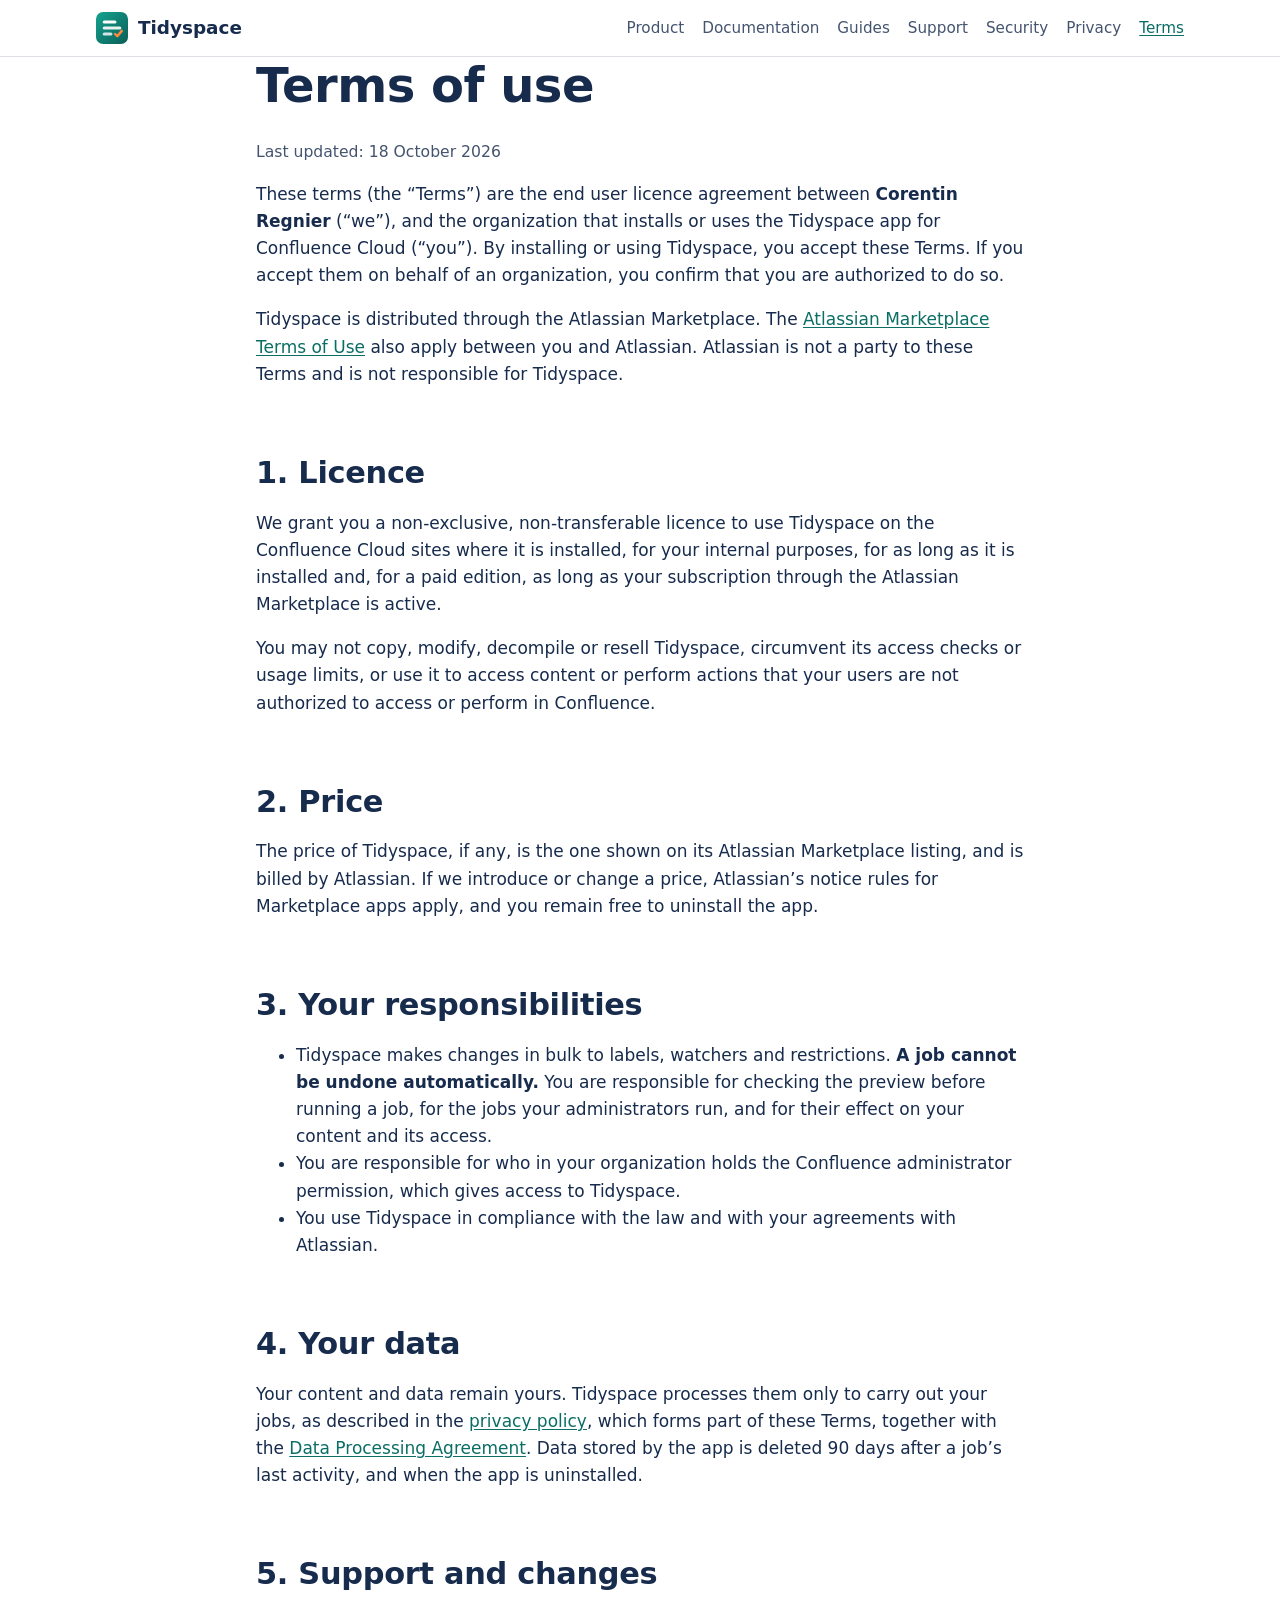
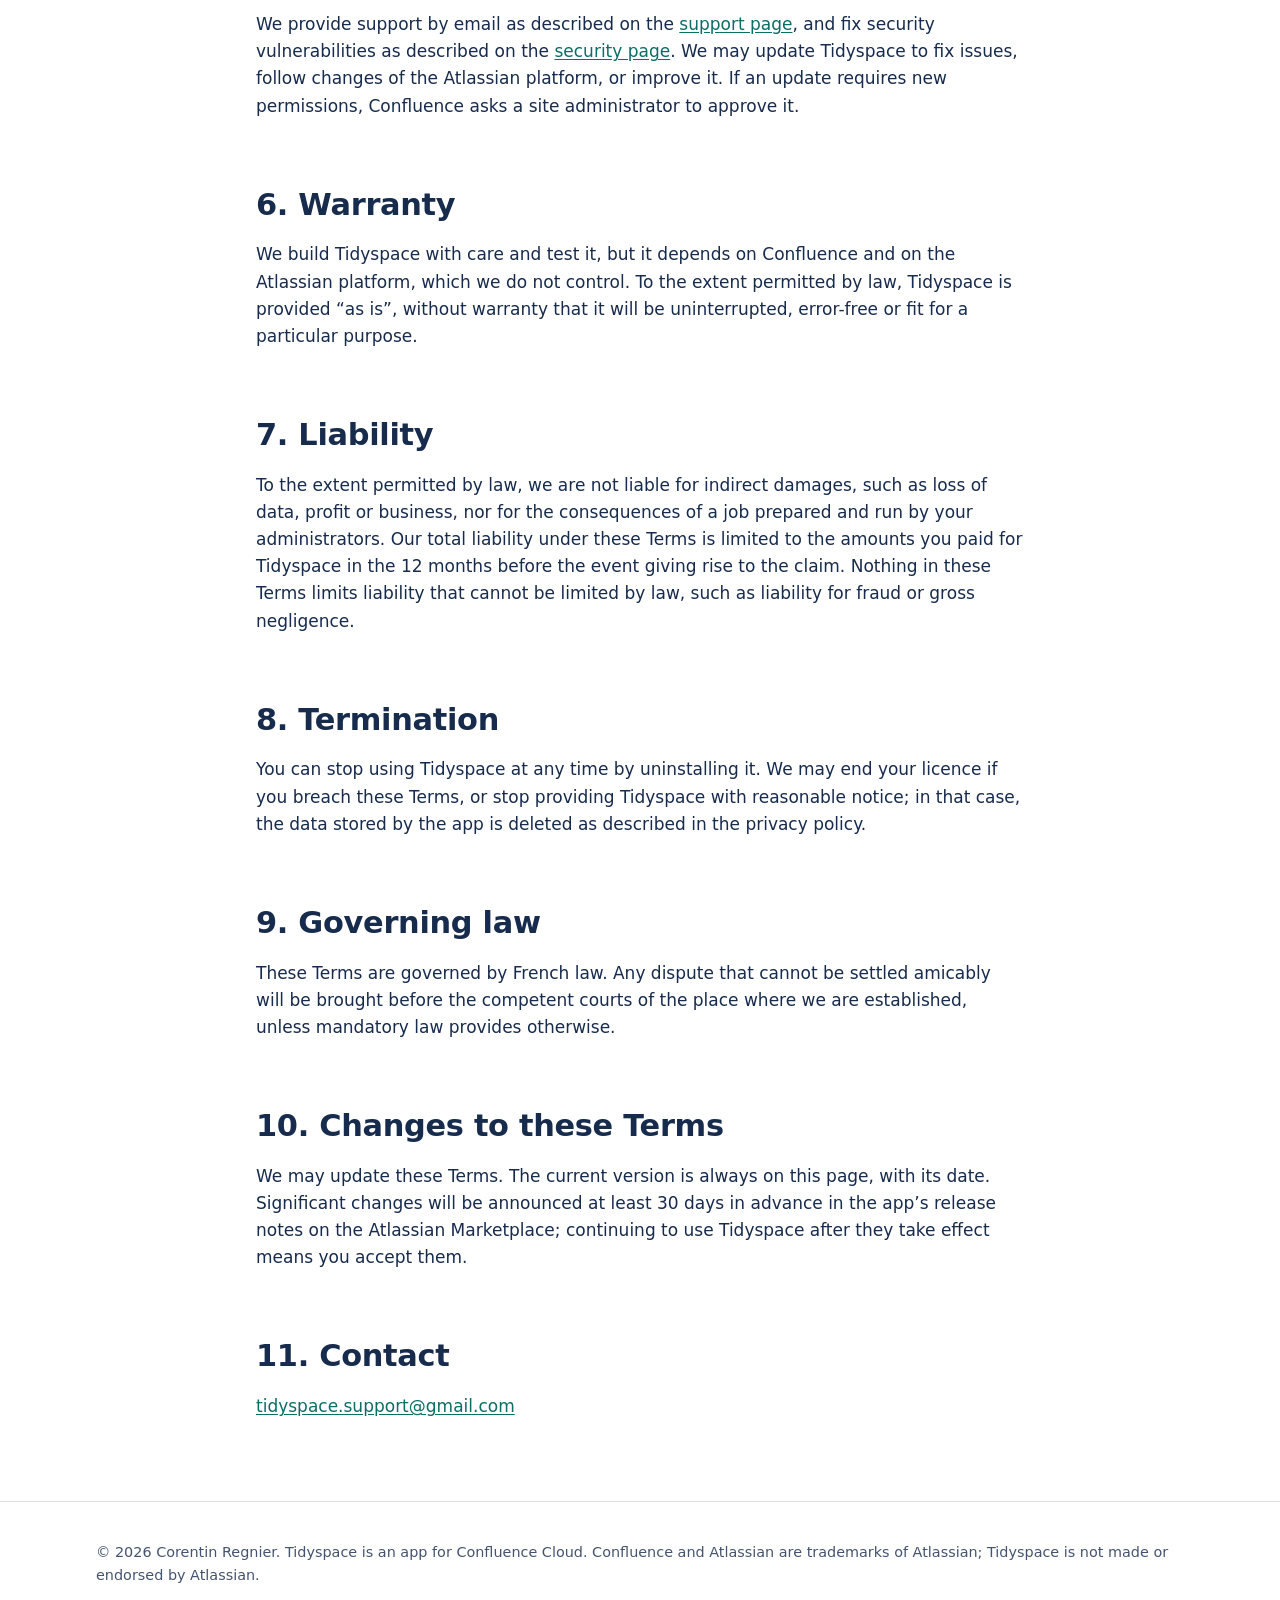
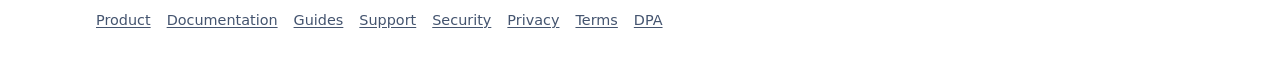
<file: terms.html>
<!doctype html>
<html lang="en">
<head>
  <meta charset="utf-8">
  <meta name="viewport" content="width=device-width, initial-scale=1">
  <meta http-equiv="Content-Security-Policy" content="default-src 'none'; img-src 'self'; style-src 'self'; base-uri 'none'; form-action 'none'">
  <title>Terms of use · Tidyspace</title>
  <meta name="description" content="Terms of use (end user licence agreement) of the Tidyspace app for Confluence Cloud.">
  <link rel="icon" href="assets/img/logo.svg" type="image/svg+xml">
  <link rel="stylesheet" href="assets/site.css">
</head>
<body>
  <a class="skip" href="#main">Skip to content</a>
  <header class="site">
    <div class="in">
      <a class="brand" href="index.html"><img src="assets/img/logo.svg" alt="" width="32" height="32">Tidyspace</a>
      <nav class="site" aria-label="Main">
        <ul>
        <li><a href="index.html">Product</a></li>
        <li><a href="docs.html">Documentation</a></li>
        <li><a href="guides/index.html">Guides</a></li>
        <li><a href="support.html">Support</a></li>
        <li><a href="security.html">Security</a></li>
        <li><a href="privacy.html">Privacy</a></li>
        <li><a href="terms.html" aria-current="page">Terms</a></li>
        </ul>
      </nav>
    </div>
  </header>
  <main id="main" class="doc">
<h1>Terms of use</h1>
    <p class="muted">Last updated: 18 October 2026</p>
    <p>These terms (the “Terms”) are the end user licence agreement between <strong>Corentin Regnier</strong> (“we”), and the organization that installs or uses the Tidyspace app for Confluence Cloud (“you”). By installing or using Tidyspace, you accept these Terms. If you accept them on behalf of an organization, you confirm that you are authorized to do so.</p>
    <p>Tidyspace is distributed through the Atlassian Marketplace. The <a href="https://www.atlassian.com/licensing/marketplace/termsofuse" rel="noopener">Atlassian Marketplace Terms of Use</a> also apply between you and Atlassian. Atlassian is not a party to these Terms and is not responsible for Tidyspace.</p>

    <h2 id="licence">1. Licence</h2>
    <p>We grant you a non-exclusive, non-transferable licence to use Tidyspace on the Confluence Cloud sites where it is installed, for your internal purposes, for as long as it is installed and, for a paid edition, as long as your subscription through the Atlassian Marketplace is active.</p>
    <p>You may not copy, modify, decompile or resell Tidyspace, circumvent its access checks or usage limits, or use it to access content or perform actions that your users are not authorized to access or perform in Confluence.</p>

    <h2 id="pricing">2. Price</h2>
    <p>The price of Tidyspace, if any, is the one shown on its Atlassian Marketplace listing, and is billed by Atlassian. If we introduce or change a price, Atlassian’s notice rules for Marketplace apps apply, and you remain free to uninstall the app.</p>

    <h2 id="responsibilities">3. Your responsibilities</h2>
    <ul>
      <li>Tidyspace makes changes in bulk to labels, watchers and restrictions. <strong>A job cannot be undone automatically.</strong> You are responsible for checking the preview before running a job, for the jobs your administrators run, and for their effect on your content and its access.</li>
      <li>You are responsible for who in your organization holds the Confluence administrator permission, which gives access to Tidyspace.</li>
      <li>You use Tidyspace in compliance with the law and with your agreements with Atlassian.</li>
    </ul>

    <h2 id="data">4. Your data</h2>
    <p>Your content and data remain yours. Tidyspace processes them only to carry out your jobs, as described in the <a href="privacy.html">privacy policy</a>, which forms part of these Terms, together with the <a href="dpa.html">Data Processing Agreement</a>. Data stored by the app is deleted 90 days after a job’s last activity, and when the app is uninstalled.</p>

    <h2 id="support">5. Support and changes</h2>
    <p>We provide support by email as described on the <a href="support.html">support page</a>, and fix security vulnerabilities as described on the <a href="security.html">security page</a>. We may update Tidyspace to fix issues, follow changes of the Atlassian platform, or improve it. If an update requires new permissions, Confluence asks a site administrator to approve it.</p>

    <h2 id="warranty">6. Warranty</h2>
    <p>We build Tidyspace with care and test it, but it depends on Confluence and on the Atlassian platform, which we do not control. To the extent permitted by law, Tidyspace is provided “as is”, without warranty that it will be uninterrupted, error-free or fit for a particular purpose.</p>

    <h2 id="liability">7. Liability</h2>
    <p>To the extent permitted by law, we are not liable for indirect damages, such as loss of data, profit or business, nor for the consequences of a job prepared and run by your administrators. Our total liability under these Terms is limited to the amounts you paid for Tidyspace in the 12 months before the event giving rise to the claim. Nothing in these Terms limits liability that cannot be limited by law, such as liability for fraud or gross negligence.</p>

    <h2 id="termination">8. Termination</h2>
    <p>You can stop using Tidyspace at any time by uninstalling it. We may end your licence if you breach these Terms, or stop providing Tidyspace with reasonable notice; in that case, the data stored by the app is deleted as described in the privacy policy.</p>

    <h2 id="law">9. Governing law</h2>
    <p>These Terms are governed by French law. Any dispute that cannot be settled amicably will be brought before the competent courts of the place where we are established, unless mandatory law provides otherwise.</p>

    <h2 id="changes">10. Changes to these Terms</h2>
    <p>We may update these Terms. The current version is always on this page, with its date. Significant changes will be announced at least 30 days in advance in the app’s release notes on the Atlassian Marketplace; continuing to use Tidyspace after they take effect means you accept them.</p>

    <h2 id="contact">11. Contact</h2>
    <p><a href="mailto:tidyspace.support@gmail.com?subject=Tidyspace%20terms">tidyspace.support@gmail.com</a></p>
  </main>
  <footer class="site">
    <div class="in">
      <p>© 2026 Corentin Regnier. Tidyspace is an app for Confluence Cloud. Confluence and Atlassian are trademarks of Atlassian; Tidyspace is not made or endorsed by Atlassian.</p>
      <ul>
        <li><a href="index.html">Product</a></li>
        <li><a href="docs.html">Documentation</a></li>
        <li><a href="guides/index.html">Guides</a></li>
        <li><a href="support.html">Support</a></li>
        <li><a href="security.html">Security</a></li>
        <li><a href="privacy.html">Privacy</a></li>
        <li><a href="terms.html" aria-current="page">Terms</a></li>
        <li><a href="dpa.html">DPA</a></li>
      </ul>
    </div>
  </footer>
</body>
</html>
</file>
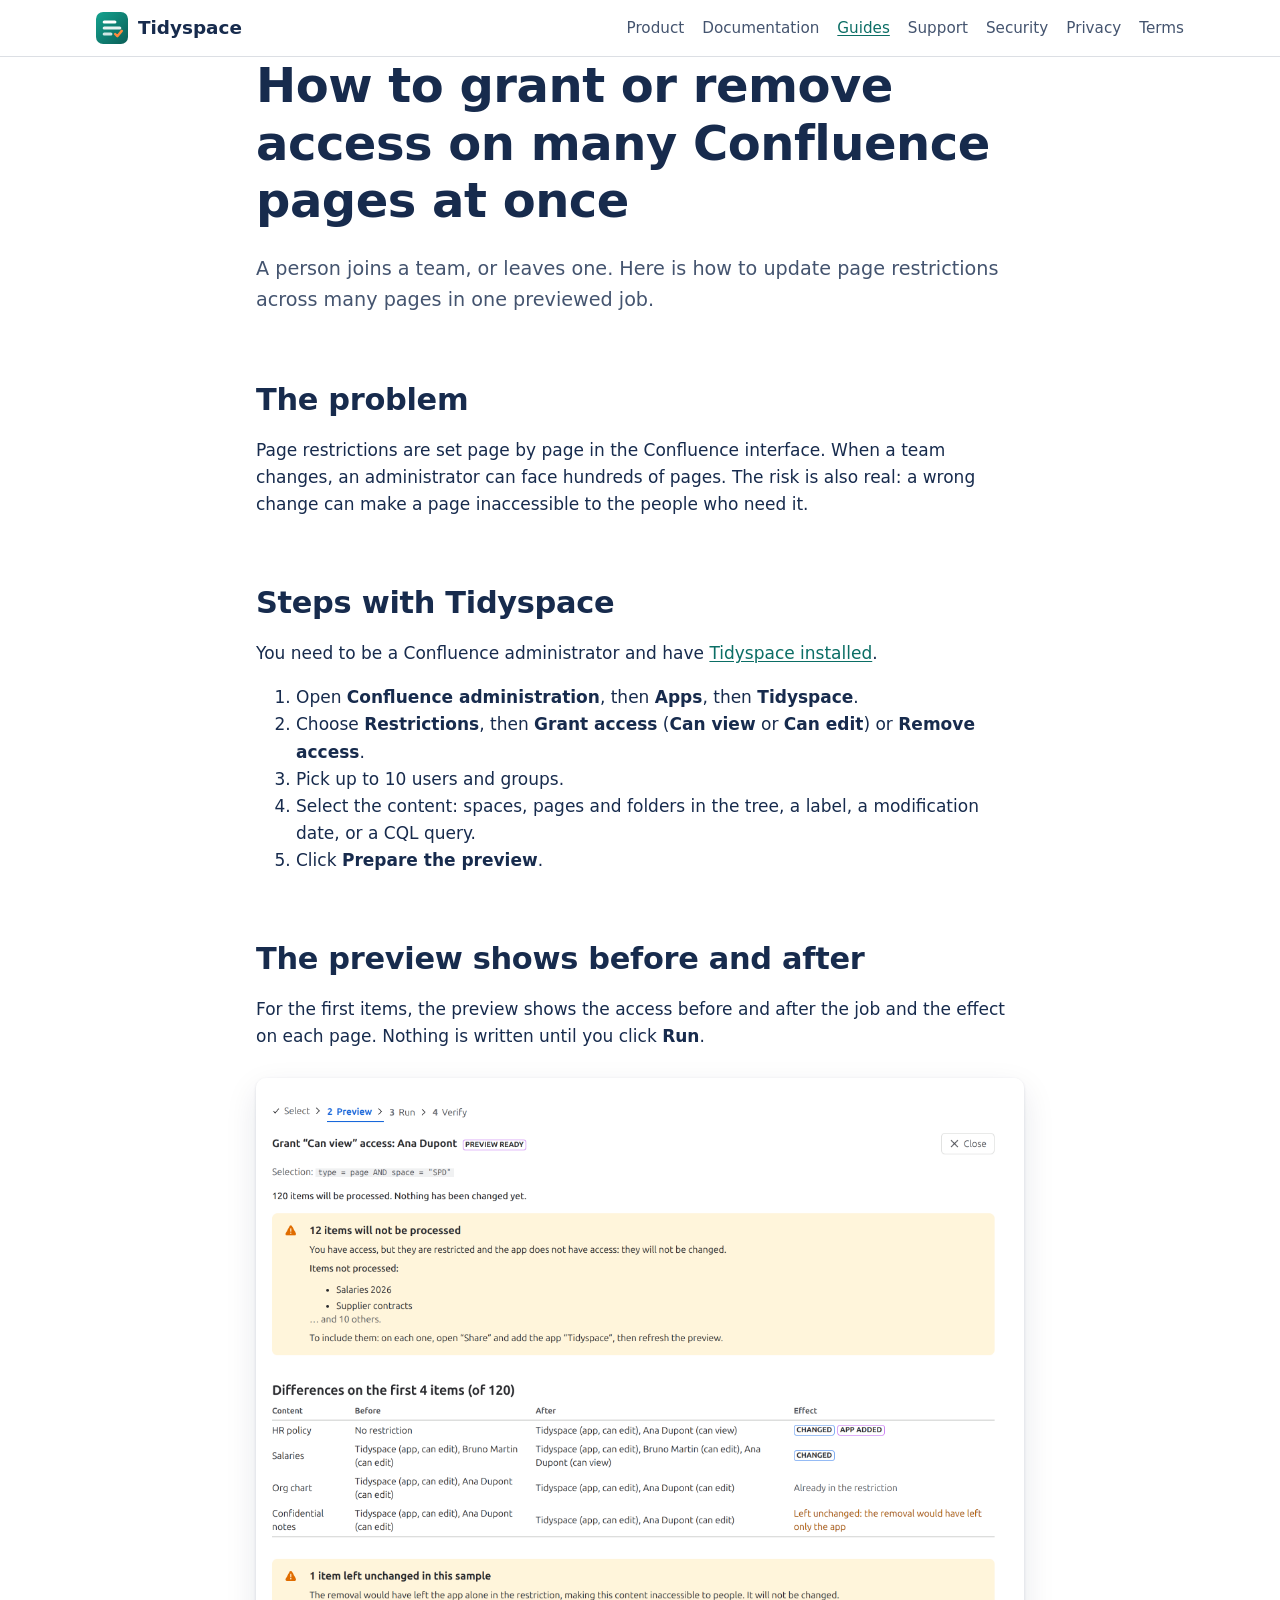
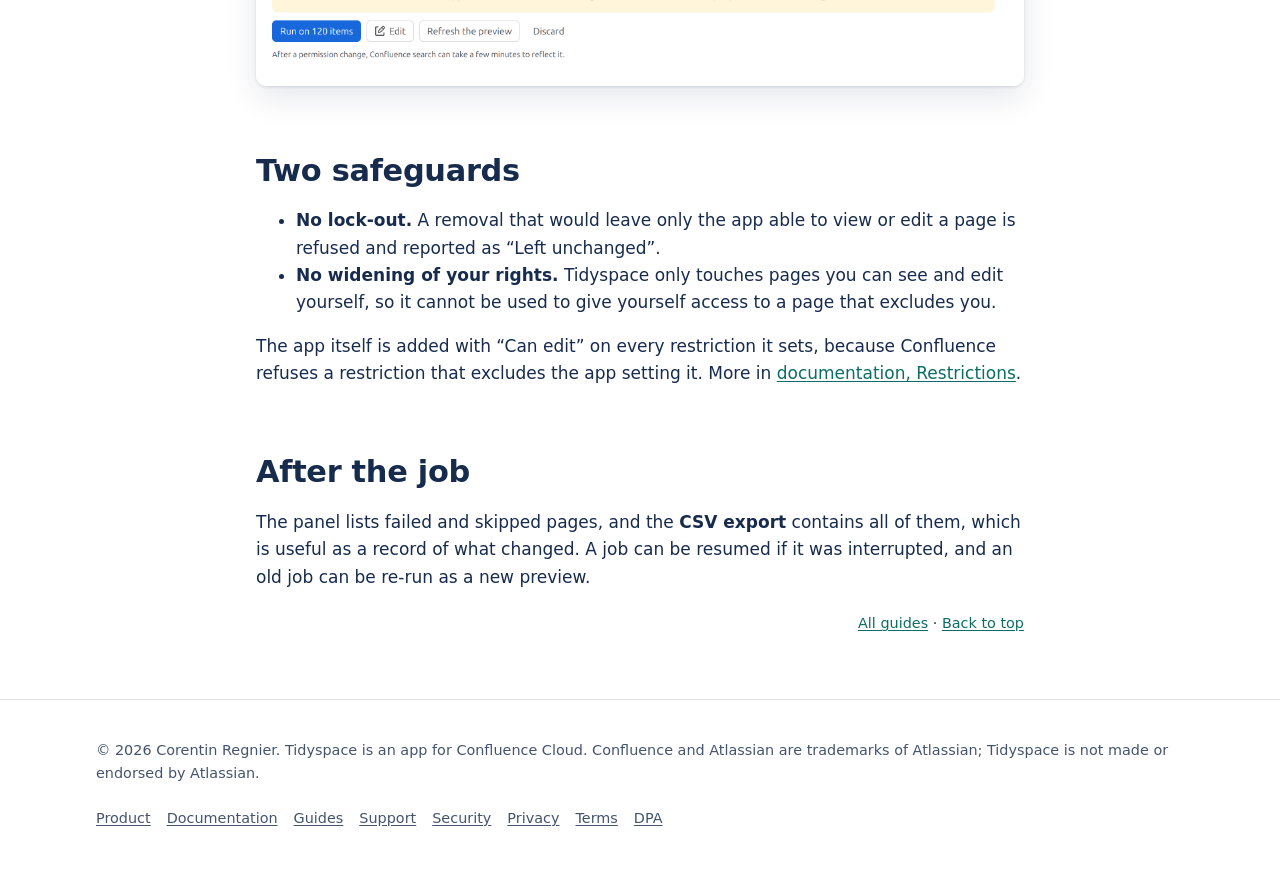
<file: guides/bulk-change-confluence-page-restrictions.html>
<!doctype html>
<html lang="en">
<head>
  <meta charset="utf-8">
  <meta name="viewport" content="width=device-width, initial-scale=1">
  <meta http-equiv="Content-Security-Policy" content="default-src 'none'; img-src 'self'; style-src 'self'; base-uri 'none'; form-action 'none'">
  <title>Change page restrictions in bulk in Confluence · Tidyspace</title>
  <meta name="description" content="How a Confluence Cloud administrator can grant or remove view and edit access on many pages at once, with a before and after preview and safeguards against locking people out.">
  <link rel="icon" href="../assets/img/logo.svg" type="image/svg+xml">
  <link rel="stylesheet" href="../assets/site.css">
</head>
<body>
  <a class="skip" href="#main">Skip to content</a>
  <header class="site">
    <div class="in">
      <a class="brand" href="../index.html"><img src="../assets/img/logo.svg" alt="" width="32" height="32">Tidyspace</a>
      <nav class="site" aria-label="Main">
        <ul>
        <li><a href="../index.html">Product</a></li>
        <li><a href="../docs.html">Documentation</a></li>
        <li><a href="index.html" aria-current="page">Guides</a></li>
        <li><a href="../support.html">Support</a></li>
        <li><a href="../security.html">Security</a></li>
        <li><a href="../privacy.html">Privacy</a></li>
        <li><a href="../terms.html">Terms</a></li>
        </ul>
      </nav>
    </div>
  </header>
  <main id="main" class="doc">
<h1 id="top">How to grant or remove access on many Confluence pages at once</h1>
    <p class="lead">A person joins a team, or leaves one. Here is how to update page restrictions across many pages in one previewed job.</p>

    <h2 id="problem">The problem</h2>
    <p>Page restrictions are set page by page in the Confluence interface. When a team changes, an administrator can face hundreds of pages. The risk is also real: a wrong change can make a page inaccessible to the people who need it.</p>

    <h2 id="steps">Steps with Tidyspace</h2>
    <p>You need to be a Confluence administrator and have <a href="../docs.html#install">Tidyspace installed</a>.</p>
    <ol>
      <li>Open <strong>Confluence administration</strong>, then <strong>Apps</strong>, then <strong>Tidyspace</strong>.</li>
      <li>Choose <strong>Restrictions</strong>, then <strong>Grant access</strong> (<strong>Can view</strong> or <strong>Can edit</strong>) or <strong>Remove access</strong>.</li>
      <li>Pick up to 10 users and groups.</li>
      <li>Select the content: spaces, pages and folders in the tree, a label, a modification date, or a CQL query.</li>
      <li>Click <strong>Prepare the preview</strong>.</li>
    </ol>

    <h2 id="preview">The preview shows before and after</h2>
    <p>For the first items, the preview shows the access before and after the job and the effect on each page. Nothing is written until you click <strong>Run</strong>.</p>
    <figure class="shot">
      <img src="../assets/img/screens/restrictions.png" width="2296" height="1816" alt="Restrictions preview: for each page, the access before and after, the effect, and an item left unchanged because the removal would have left only the app.">
    </figure>

    <h2 id="safeguards">Two safeguards</h2>
    <ul>
      <li><strong>No lock-out.</strong> A removal that would leave only the app able to view or edit a page is refused and reported as “Left unchanged”.</li>
      <li><strong>No widening of your rights.</strong> Tidyspace only touches pages you can see and edit yourself, so it cannot be used to give yourself access to a page that excludes you.</li>
    </ul>
    <p>The app itself is added with “Can edit” on every restriction it sets, because Confluence refuses a restriction that excludes the app setting it. More in <a href="../docs.html#restrictions">documentation, Restrictions</a>.</p>

    <h2 id="after">After the job</h2>
    <p>The panel lists failed and skipped pages, and the <strong>CSV export</strong> contains all of them, which is useful as a record of what changed. A job can be resumed if it was interrupted, and an old job can be re-run as a new preview.</p>
    <p class="top"><a href="index.html">All guides</a> · <a href="#top">Back to top</a></p>
  </main>
  <footer class="site">
    <div class="in">
      <p>© 2026 Corentin Regnier. Tidyspace is an app for Confluence Cloud. Confluence and Atlassian are trademarks of Atlassian; Tidyspace is not made or endorsed by Atlassian.</p>
      <ul>
        <li><a href="../index.html">Product</a></li>
        <li><a href="../docs.html">Documentation</a></li>
        <li><a href="index.html">Guides</a></li>
        <li><a href="../support.html">Support</a></li>
        <li><a href="../security.html">Security</a></li>
        <li><a href="../privacy.html">Privacy</a></li>
        <li><a href="../terms.html">Terms</a></li>
        <li><a href="../dpa.html">DPA</a></li>
      </ul>
    </div>
  </footer>
</body>
</html>
</file>
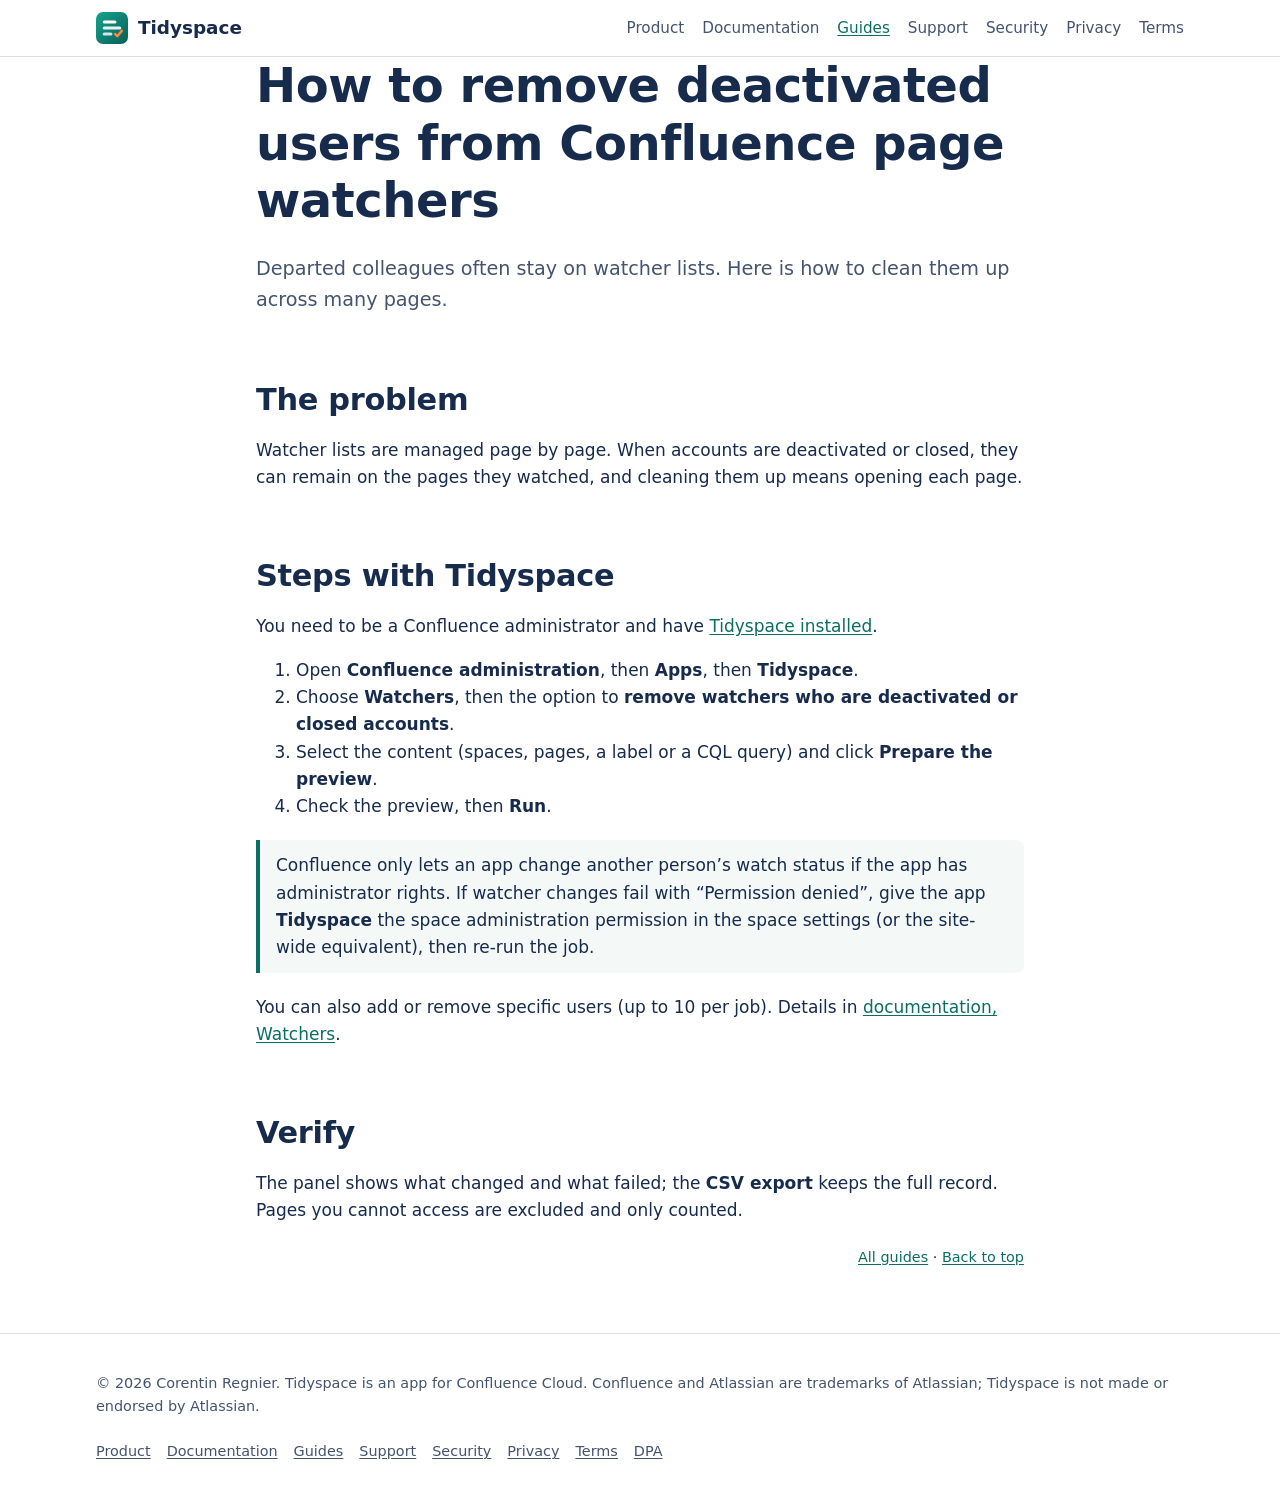
<file: guides/remove-deactivated-confluence-watchers.html>
<!doctype html>
<html lang="en">
<head>
  <meta charset="utf-8">
  <meta name="viewport" content="width=device-width, initial-scale=1">
  <meta http-equiv="Content-Security-Policy" content="default-src 'none'; img-src 'self'; style-src 'self'; base-uri 'none'; form-action 'none'">
  <title>Remove deactivated users from Confluence watchers · Tidyspace</title>
  <meta name="description" content="How a Confluence Cloud administrator can remove watchers whose accounts are deactivated or closed from many pages in one previewed job.">
  <link rel="icon" href="../assets/img/logo.svg" type="image/svg+xml">
  <link rel="stylesheet" href="../assets/site.css">
</head>
<body>
  <a class="skip" href="#main">Skip to content</a>
  <header class="site">
    <div class="in">
      <a class="brand" href="../index.html"><img src="../assets/img/logo.svg" alt="" width="32" height="32">Tidyspace</a>
      <nav class="site" aria-label="Main">
        <ul>
        <li><a href="../index.html">Product</a></li>
        <li><a href="../docs.html">Documentation</a></li>
        <li><a href="index.html" aria-current="page">Guides</a></li>
        <li><a href="../support.html">Support</a></li>
        <li><a href="../security.html">Security</a></li>
        <li><a href="../privacy.html">Privacy</a></li>
        <li><a href="../terms.html">Terms</a></li>
        </ul>
      </nav>
    </div>
  </header>
  <main id="main" class="doc">
<h1 id="top">How to remove deactivated users from Confluence page watchers</h1>
    <p class="lead">Departed colleagues often stay on watcher lists. Here is how to clean them up across many pages.</p>

    <h2 id="problem">The problem</h2>
    <p>Watcher lists are managed page by page. When accounts are deactivated or closed, they can remain on the pages they watched, and cleaning them up means opening each page.</p>

    <h2 id="steps">Steps with Tidyspace</h2>
    <p>You need to be a Confluence administrator and have <a href="../docs.html#install">Tidyspace installed</a>.</p>
    <ol>
      <li>Open <strong>Confluence administration</strong>, then <strong>Apps</strong>, then <strong>Tidyspace</strong>.</li>
      <li>Choose <strong>Watchers</strong>, then the option to <strong>remove watchers who are deactivated or closed accounts</strong>.</li>
      <li>Select the content (spaces, pages, a label or a CQL query) and click <strong>Prepare the preview</strong>.</li>
      <li>Check the preview, then <strong>Run</strong>.</li>
    </ol>
    <div class="note">Confluence only lets an app change another person’s watch status if the app has administrator rights. If watcher changes fail with “Permission denied”, give the app <strong>Tidyspace</strong> the space administration permission in the space settings (or the site-wide equivalent), then re-run the job.</div>
    <p>You can also add or remove specific users (up to 10 per job). Details in <a href="../docs.html#watchers">documentation, Watchers</a>.</p>

    <h2 id="verify">Verify</h2>
    <p>The panel shows what changed and what failed; the <strong>CSV export</strong> keeps the full record. Pages you cannot access are excluded and only counted.</p>
    <p class="top"><a href="index.html">All guides</a> · <a href="#top">Back to top</a></p>
  </main>
  <footer class="site">
    <div class="in">
      <p>© 2026 Corentin Regnier. Tidyspace is an app for Confluence Cloud. Confluence and Atlassian are trademarks of Atlassian; Tidyspace is not made or endorsed by Atlassian.</p>
      <ul>
        <li><a href="../index.html">Product</a></li>
        <li><a href="../docs.html">Documentation</a></li>
        <li><a href="index.html">Guides</a></li>
        <li><a href="../support.html">Support</a></li>
        <li><a href="../security.html">Security</a></li>
        <li><a href="../privacy.html">Privacy</a></li>
        <li><a href="../terms.html">Terms</a></li>
        <li><a href="../dpa.html">DPA</a></li>
      </ul>
    </div>
  </footer>
</body>
</html>
</file>
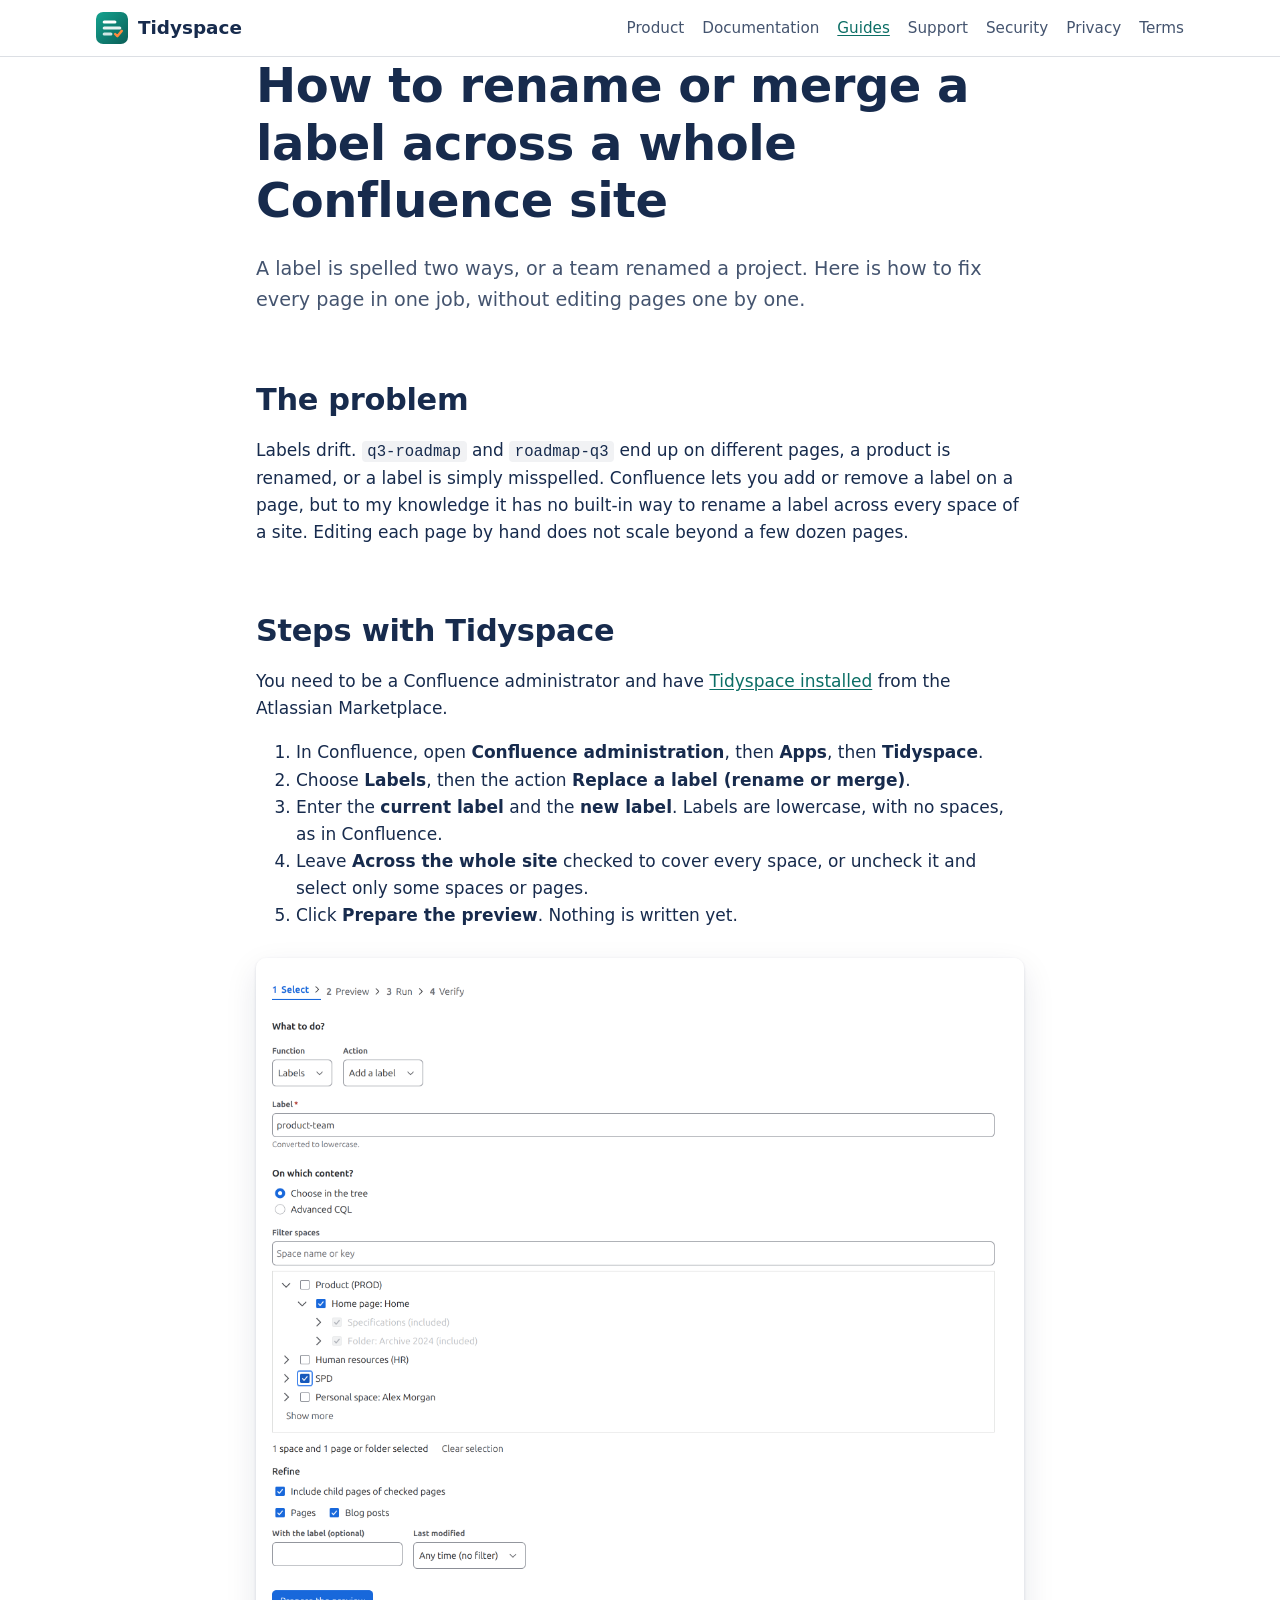
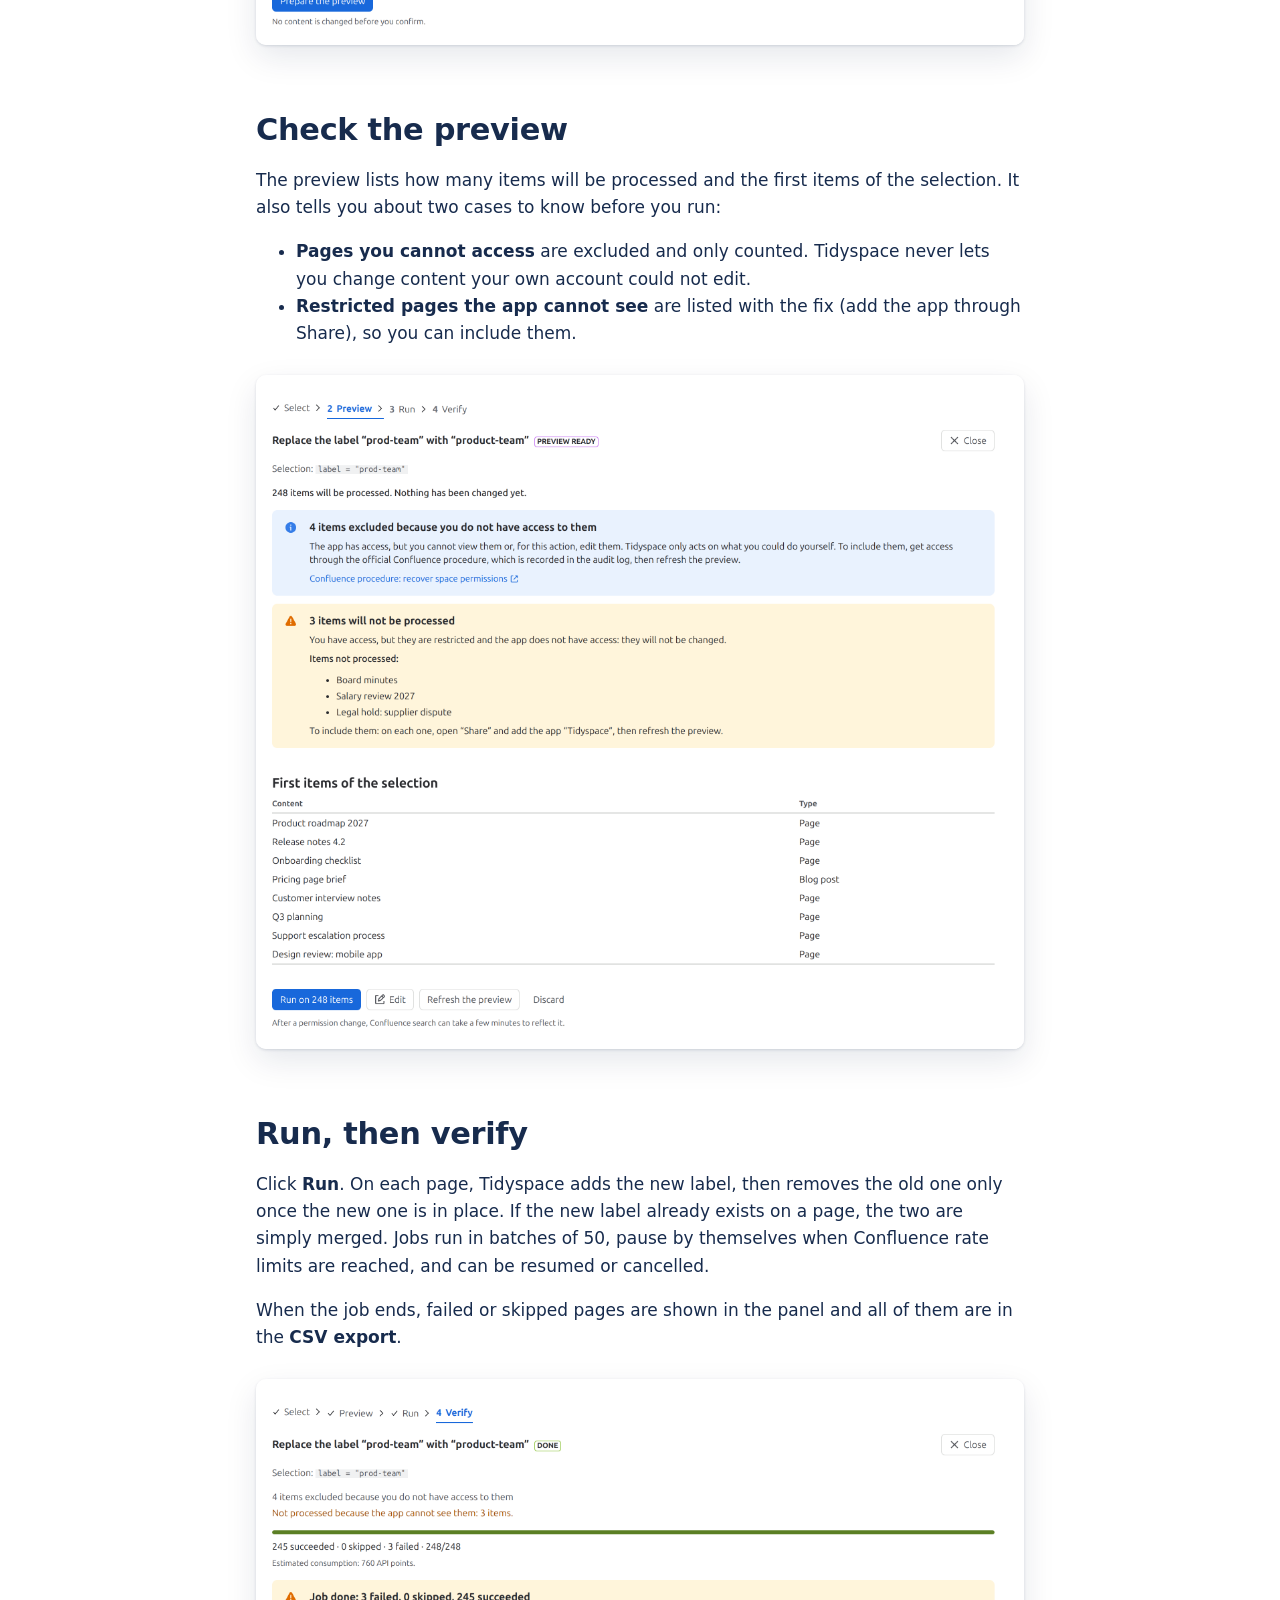
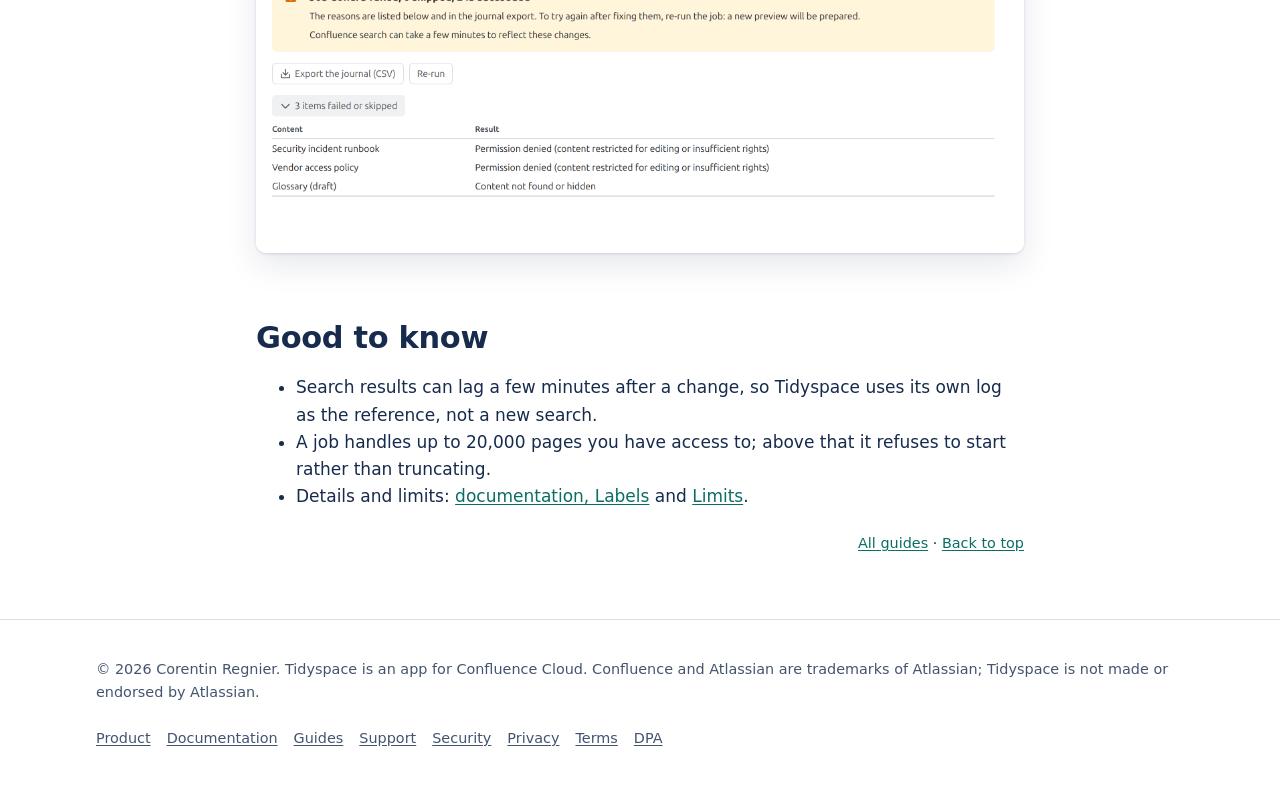
<file: guides/rename-confluence-labels-across-site.html>
<!doctype html>
<html lang="en">
<head>
  <meta charset="utf-8">
  <meta name="viewport" content="width=device-width, initial-scale=1">
  <meta http-equiv="Content-Security-Policy" content="default-src 'none'; img-src 'self'; style-src 'self'; base-uri 'none'; form-action 'none'">
  <title>Rename or merge a label across a Confluence site · Tidyspace</title>
  <meta name="description" content="How a Confluence Cloud administrator can rename or merge a label on every page of a site in one previewed job, with a CSV log of the result.">
  <link rel="icon" href="../assets/img/logo.svg" type="image/svg+xml">
  <link rel="stylesheet" href="../assets/site.css">
</head>
<body>
  <a class="skip" href="#main">Skip to content</a>
  <header class="site">
    <div class="in">
      <a class="brand" href="../index.html"><img src="../assets/img/logo.svg" alt="" width="32" height="32">Tidyspace</a>
      <nav class="site" aria-label="Main">
        <ul>
        <li><a href="../index.html">Product</a></li>
        <li><a href="../docs.html">Documentation</a></li>
        <li><a href="index.html" aria-current="page">Guides</a></li>
        <li><a href="../support.html">Support</a></li>
        <li><a href="../security.html">Security</a></li>
        <li><a href="../privacy.html">Privacy</a></li>
        <li><a href="../terms.html">Terms</a></li>
        </ul>
      </nav>
    </div>
  </header>
  <main id="main" class="doc">
<h1 id="top">How to rename or merge a label across a whole Confluence site</h1>
    <p class="lead">A label is spelled two ways, or a team renamed a project. Here is how to fix every page in one job, without editing pages one by one.</p>

    <h2 id="problem">The problem</h2>
    <p>Labels drift. <code>q3-roadmap</code> and <code>roadmap-q3</code> end up on different pages, a product is renamed, or a label is simply misspelled. Confluence lets you add or remove a label on a page, but to my knowledge it has no built-in way to rename a label across every space of a site. Editing each page by hand does not scale beyond a few dozen pages.</p>

    <h2 id="steps">Steps with Tidyspace</h2>
    <p>You need to be a Confluence administrator and have <a href="../docs.html#install">Tidyspace installed</a> from the Atlassian Marketplace.</p>
    <ol>
      <li>In Confluence, open <strong>Confluence administration</strong>, then <strong>Apps</strong>, then <strong>Tidyspace</strong>.</li>
      <li>Choose <strong>Labels</strong>, then the action <strong>Replace a label (rename or merge)</strong>.</li>
      <li>Enter the <strong>current label</strong> and the <strong>new label</strong>. Labels are lowercase, with no spaces, as in Confluence.</li>
      <li>Leave <strong>Across the whole site</strong> checked to cover every space, or uncheck it and select only some spaces or pages.</li>
      <li>Click <strong>Prepare the preview</strong>. Nothing is written yet.</li>
    </ol>
    <figure class="shot">
      <img src="../assets/img/screens/select.png" width="2296" height="2056" alt="The New job form: function and action, label, content tree with checked pages, refine options and the Prepare the preview button.">
    </figure>

    <h2 id="preview">Check the preview</h2>
    <p>The preview lists how many items will be processed and the first items of the selection. It also tells you about two cases to know before you run:</p>
    <ul>
      <li><strong>Pages you cannot access</strong> are excluded and only counted. Tidyspace never lets you change content your own account could not edit.</li>
      <li><strong>Restricted pages the app cannot see</strong> are listed with the fix (add the app through Share), so you can include them.</li>
    </ul>
    <figure class="shot">
      <img src="../assets/img/screens/preview.png" width="2296" height="2016" alt="A preview: 248 items will be processed, 4 excluded because you do not have access, 3 restricted items the app cannot see, the first items of the selection and the Run button.">
    </figure>

    <h2 id="run">Run, then verify</h2>
    <p>Click <strong>Run</strong>. On each page, Tidyspace adds the new label, then removes the old one only once the new one is in place. If the new label already exists on a page, the two are simply merged. Jobs run in batches of 50, pause by themselves when Confluence rate limits are reached, and can be resumed or cancelled.</p>
    <p>When the job ends, failed or skipped pages are shown in the panel and all of them are in the <strong>CSV export</strong>.</p>
    <figure class="shot">
      <img src="../assets/img/screens/verify.png" width="2296" height="1416" alt="A finished job: 245 succeeded, 3 failed, export of the journal, and the list of failed or skipped items with their reason.">
    </figure>

    <h2 id="notes">Good to know</h2>
    <ul>
      <li>Search results can lag a few minutes after a change, so Tidyspace uses its own log as the reference, not a new search.</li>
      <li>A job handles up to 20,000 pages you have access to; above that it refuses to start rather than truncating.</li>
      <li>Details and limits: <a href="../docs.html#labels">documentation, Labels</a> and <a href="../docs.html#limits">Limits</a>.</li>
    </ul>
    <p class="top"><a href="index.html">All guides</a> · <a href="#top">Back to top</a></p>
  </main>
  <footer class="site">
    <div class="in">
      <p>© 2026 Corentin Regnier. Tidyspace is an app for Confluence Cloud. Confluence and Atlassian are trademarks of Atlassian; Tidyspace is not made or endorsed by Atlassian.</p>
      <ul>
        <li><a href="../index.html">Product</a></li>
        <li><a href="../docs.html">Documentation</a></li>
        <li><a href="index.html">Guides</a></li>
        <li><a href="../support.html">Support</a></li>
        <li><a href="../security.html">Security</a></li>
        <li><a href="../privacy.html">Privacy</a></li>
        <li><a href="../terms.html">Terms</a></li>
        <li><a href="../dpa.html">DPA</a></li>
      </ul>
    </div>
  </footer>
</body>
</html>
</file>
<file: assets/site.css>
/* Tidyspace public site: product page, documentation and policies. No build step, no script. */
:root {
  --bg: #ffffff;
  --bg-soft: #f4f8f7;
  --bg-accent: #e6f4f1;
  --ink: #172b4d;
  --ink-soft: #44546f;
  --line: #dcdfe4;
  --accent: #0b6e65;
  --accent-ink: #ffffff;
  --mark: #e8590c;
  --code: #f1f2f4;
  --shadow: 0 1px 3px rgba(9, 30, 66, .14), 0 12px 32px rgba(9, 30, 66, .10);
  color-scheme: light dark;
}
@media (prefers-color-scheme: dark) {
  :root {
    --bg: #161a1d;
    --bg-soft: #1d2125;
    --bg-accent: #12302c;
    --ink: #dee4ea;
    --ink-soft: #a9b4c0;
    --line: #38414a;
    --accent: #4cc3b0;
    --accent-ink: #0f1a19;
    --code: #2c333a;
    --shadow: 0 1px 3px rgba(0, 0, 0, .5), 0 12px 32px rgba(0, 0, 0, .35);
  }
}
* { box-sizing: border-box; }
html { -webkit-text-size-adjust: 100%; }
body {
  margin: 0; background: var(--bg); color: var(--ink);
  font: 17px/1.6 system-ui, -apple-system, "Segoe UI", Ubuntu, Roboto, sans-serif;
}
a { color: var(--accent); text-underline-offset: 2px; }
a:focus-visible, summary:focus-visible { outline: 3px solid var(--mark); outline-offset: 2px; border-radius: 4px; }
img { max-width: 100%; height: auto; }
code { background: var(--code); padding: .1em .35em; border-radius: 4px; font-size: .92em; }
h1, h2, h3 { line-height: 1.2; letter-spacing: -.01em; }
h1 { font-size: clamp(2rem, 5vw, 3rem); margin: 0 0 .5em; }
h2 { font-size: clamp(1.45rem, 3vw, 1.9rem); margin: 2.2em 0 .6em; }
h3 { font-size: 1.2rem; margin: 1.8em 0 .4em; }
table { border-collapse: collapse; width: 100%; margin: 1em 0; font-size: .95em; }
th, td { text-align: left; vertical-align: top; padding: .55em .7em; border-bottom: 1px solid var(--line); }
th { font-weight: 600; }
.table-wrap { overflow-x: auto; }

.skip { position: absolute; left: -9999px; }
.skip:focus { left: 16px; top: 8px; background: var(--bg); padding: 8px 12px; z-index: 10; }

header.site { border-bottom: 1px solid var(--line); background: var(--bg); }
header.site .in, footer.site .in, main { max-width: 1120px; margin: 0 auto; padding: 0 16px; }
header.site .in { display: flex; align-items: center; justify-content: space-between; gap: 16px; flex-wrap: wrap; padding-top: 12px; padding-bottom: 12px; }
.brand { display: flex; align-items: center; gap: 10px; font-weight: 700; font-size: 1.15rem; color: var(--ink); text-decoration: none; }
.brand img { width: 32px; height: 32px; }
nav.site ul { list-style: none; display: flex; flex-wrap: wrap; gap: 4px 18px; margin: 0; padding: 0; font-size: .95rem; }
nav.site a { color: var(--ink-soft); text-decoration: none; }
nav.site a:hover, nav.site a[aria-current="page"] { color: var(--accent); text-decoration: underline; }

main { padding-bottom: 64px; }
main.doc { max-width: 800px; }
.lead { font-size: 1.2rem; color: var(--ink-soft); }
.muted { color: var(--ink-soft); font-size: .92em; }

.hero { display: grid; gap: 40px; grid-template-columns: 1fr; padding: 56px 0 24px; align-items: center; }
@media (min-width: 900px) { .hero { grid-template-columns: 1fr 1.15fr; } }
.hero img { border-radius: 10px; box-shadow: var(--shadow); }
.actions { display: flex; flex-wrap: wrap; gap: 12px; margin-top: 24px; }
.btn { display: inline-block; padding: .65em 1.15em; border-radius: 6px; font-weight: 600; text-decoration: none; border: 1px solid var(--accent); }
.btn.primary { background: var(--accent); color: var(--accent-ink); }
.btn.secondary { color: var(--accent); }

.cards { display: grid; gap: 20px; grid-template-columns: repeat(auto-fit, minmax(260px, 1fr)); margin: 24px 0; }
.card { background: var(--bg-soft); border: 1px solid var(--line); border-radius: 10px; padding: 20px 22px; }
.card h3 { margin-top: 0; }
.card p { margin: .4em 0 0; }

.band { background: var(--bg-accent); border-radius: 12px; padding: 8px 24px 20px; margin: 40px 0; }
.shot { margin: 28px 0 40px; }
.shot img { border-radius: 10px; box-shadow: var(--shadow); display: block; }
.shot figcaption { margin-top: 10px; color: var(--ink-soft); font-size: .95em; }

.note { border-left: 4px solid var(--accent); background: var(--bg-soft); padding: 12px 16px; border-radius: 0 8px 8px 0; margin: 1.2em 0; }
.note.warn { border-left-color: var(--mark); }
.toc { background: var(--bg-soft); border: 1px solid var(--line); border-radius: 10px; padding: 12px 20px; margin: 24px 0; }
.toc ol { margin: .4em 0; padding-left: 1.3em; }
details { border: 1px solid var(--line); border-radius: 8px; padding: 10px 14px; margin: 10px 0; }
summary { cursor: pointer; font-weight: 600; }

footer.site { border-top: 1px solid var(--line); color: var(--ink-soft); font-size: .9rem; padding: 24px 0 40px; }
footer.site .in { display: flex; flex-wrap: wrap; gap: 8px 24px; justify-content: space-between; }
footer.site ul { list-style: none; display: flex; flex-wrap: wrap; gap: 4px 16px; margin: 0; padding: 0; }
footer.site a { color: var(--ink-soft); }
.quick { background: var(--bg-accent); border: 1px solid var(--line); border-radius: 10px; padding: 4px 20px 8px; margin: 24px 0; }
.quick h2 { margin: .6em 0 .4em; }
.quick ol { margin: .4em 0; padding-left: 1.3em; }
p.top { text-align: right; font-size: .9rem; margin: 1.5em 0 0; }
html { scroll-behavior: smooth; }
@media (prefers-reduced-motion: reduce) { html { scroll-behavior: auto; } }
</file>
